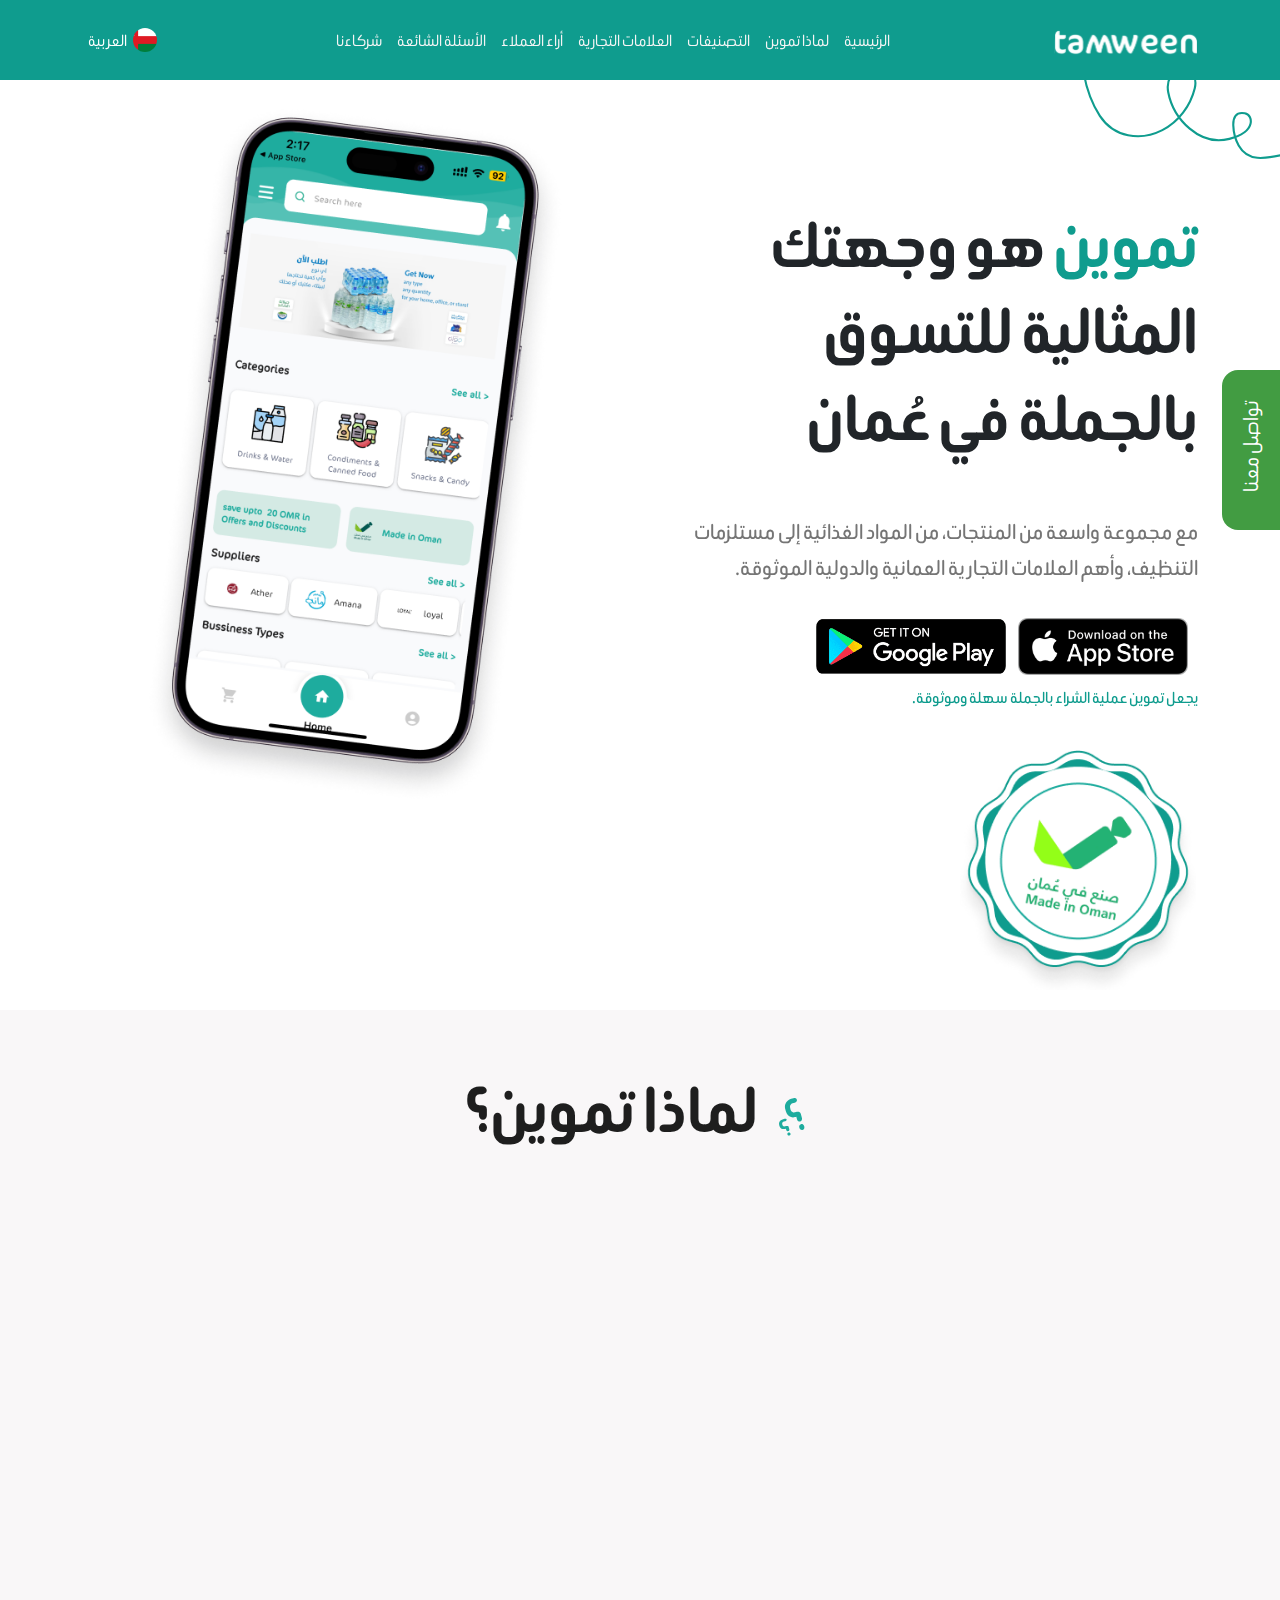
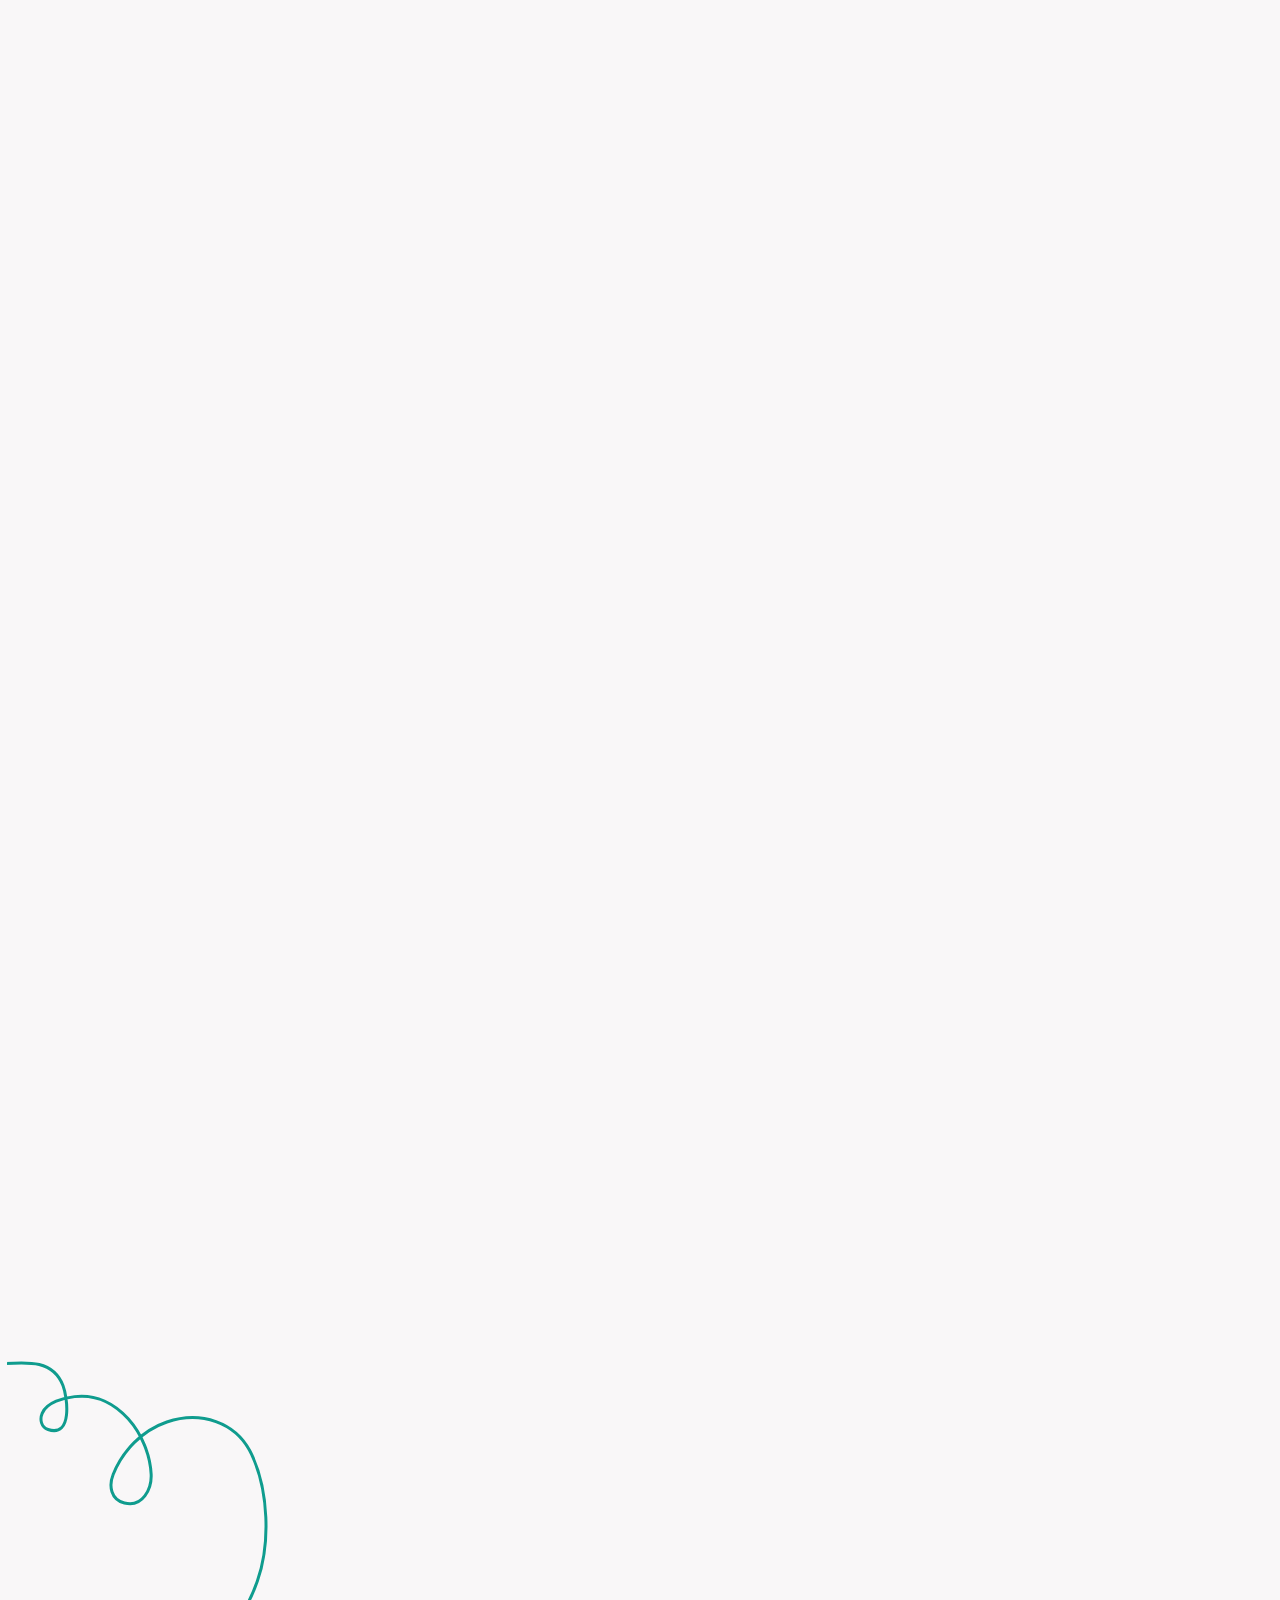
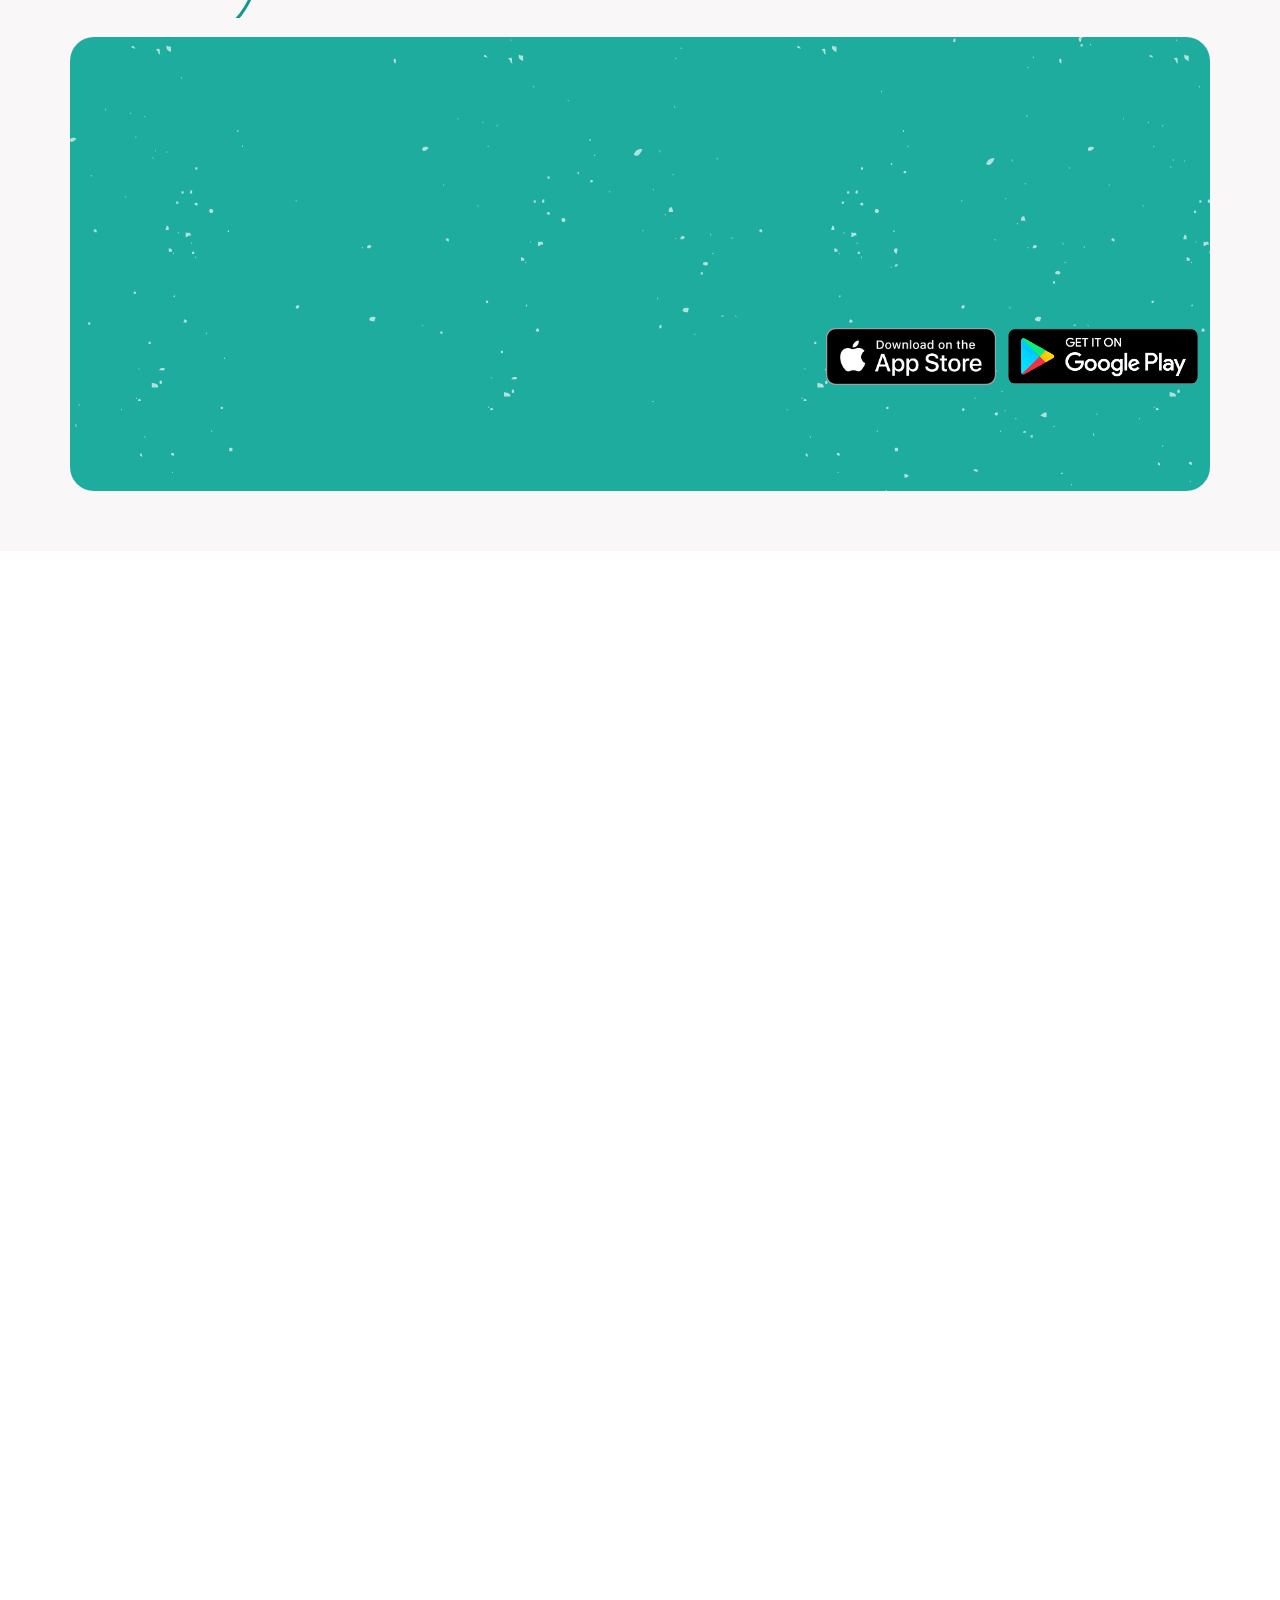
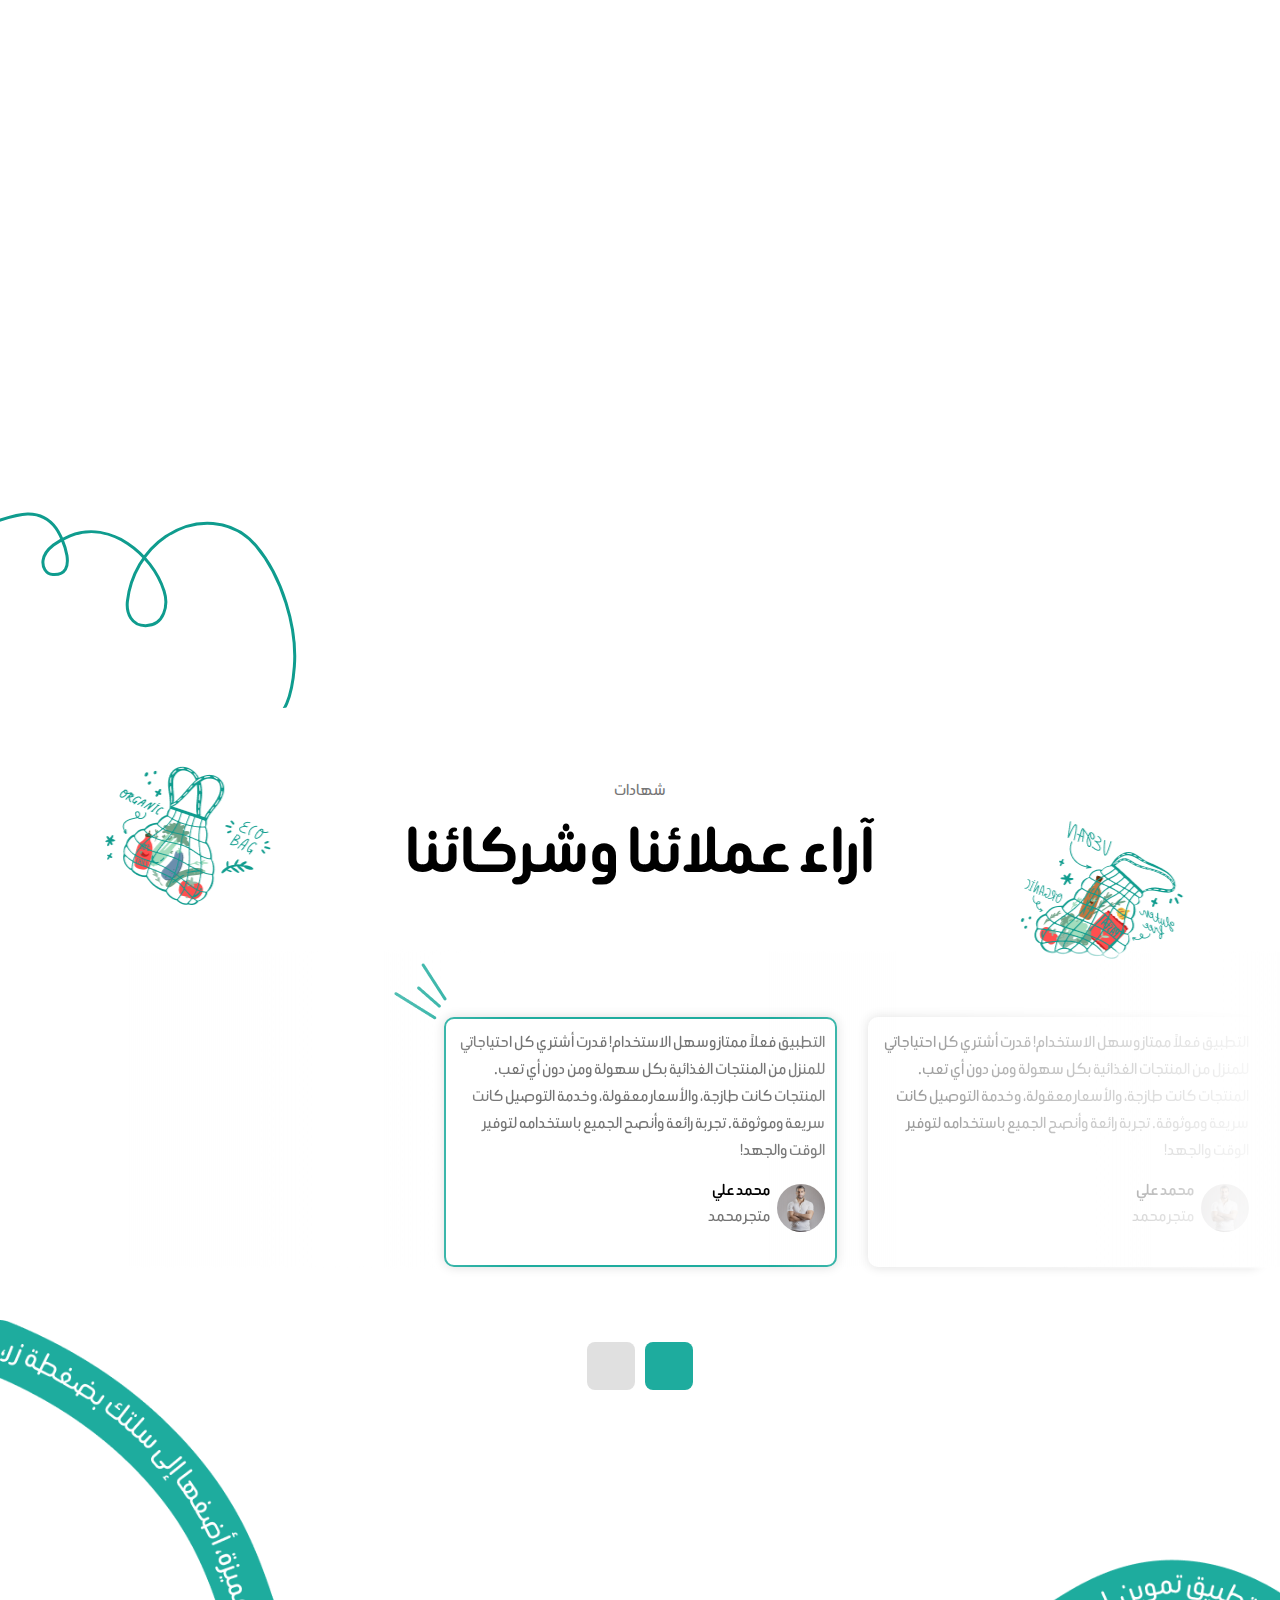
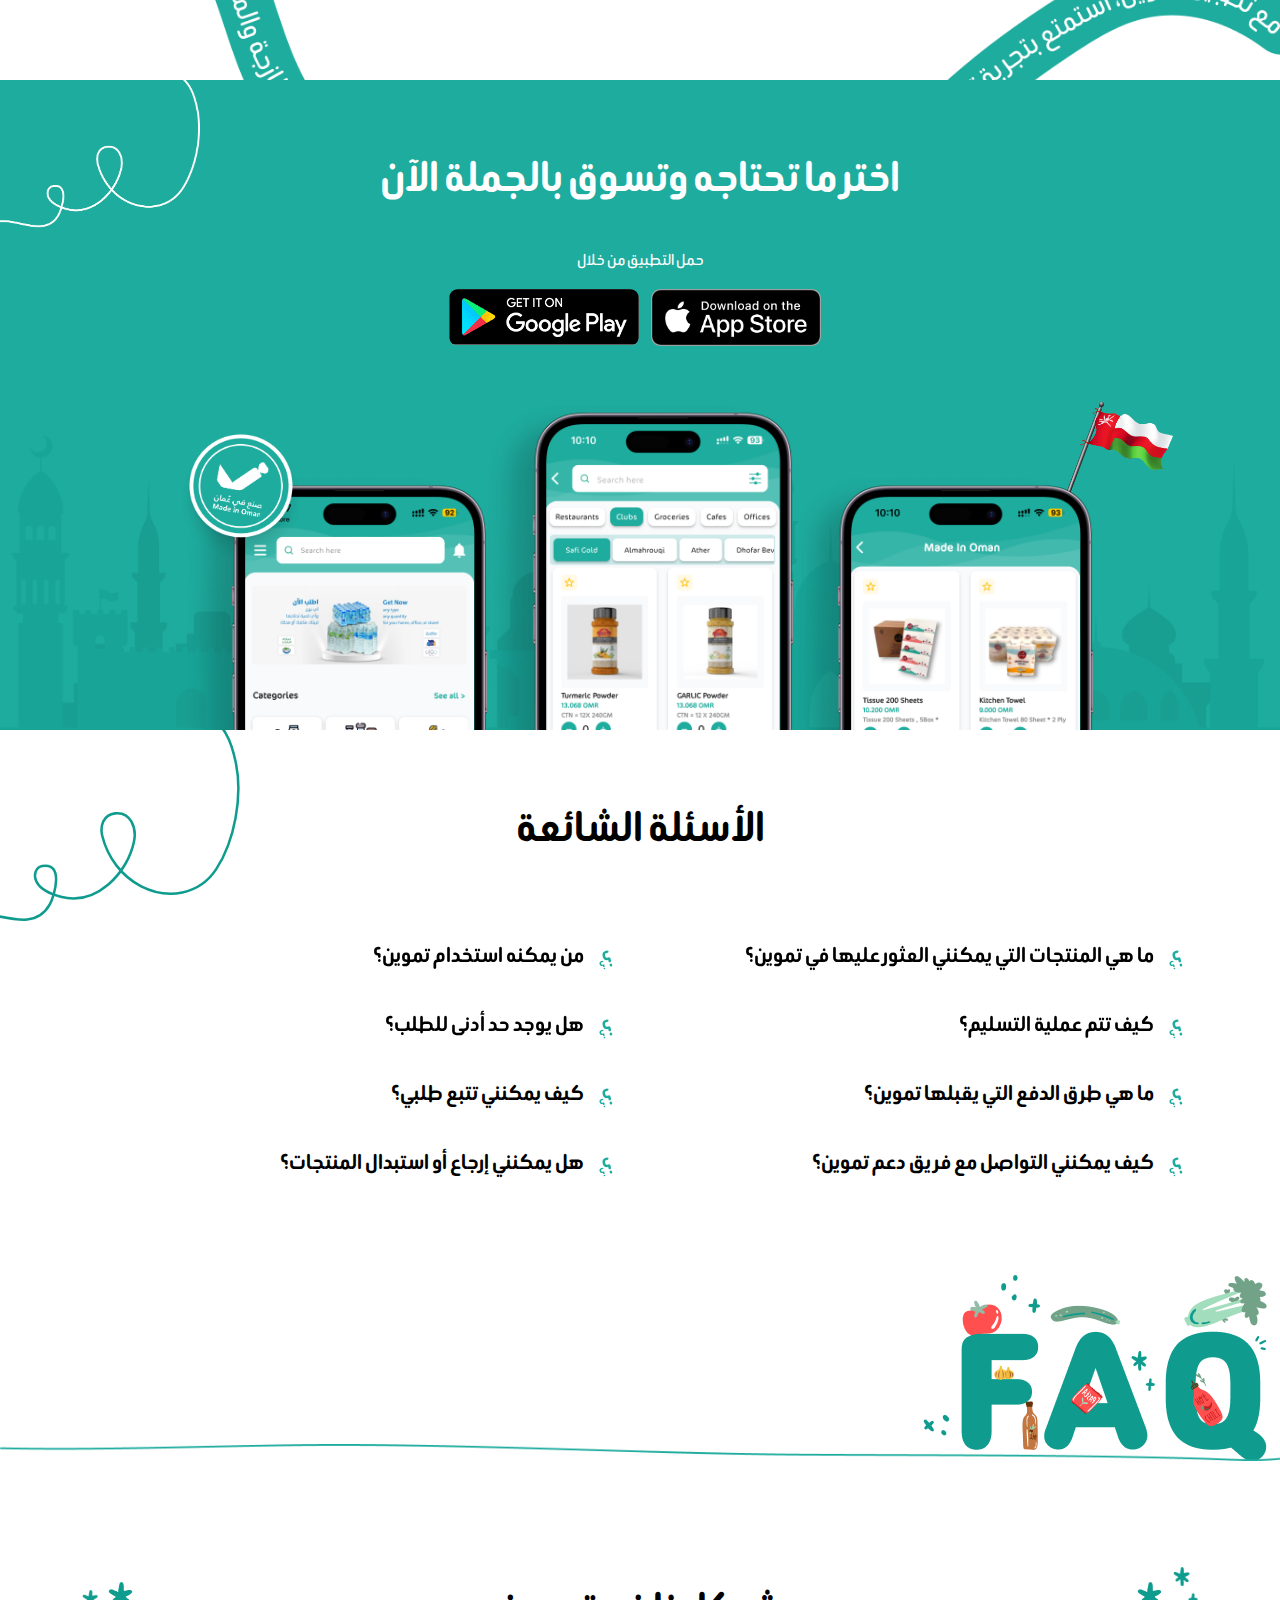
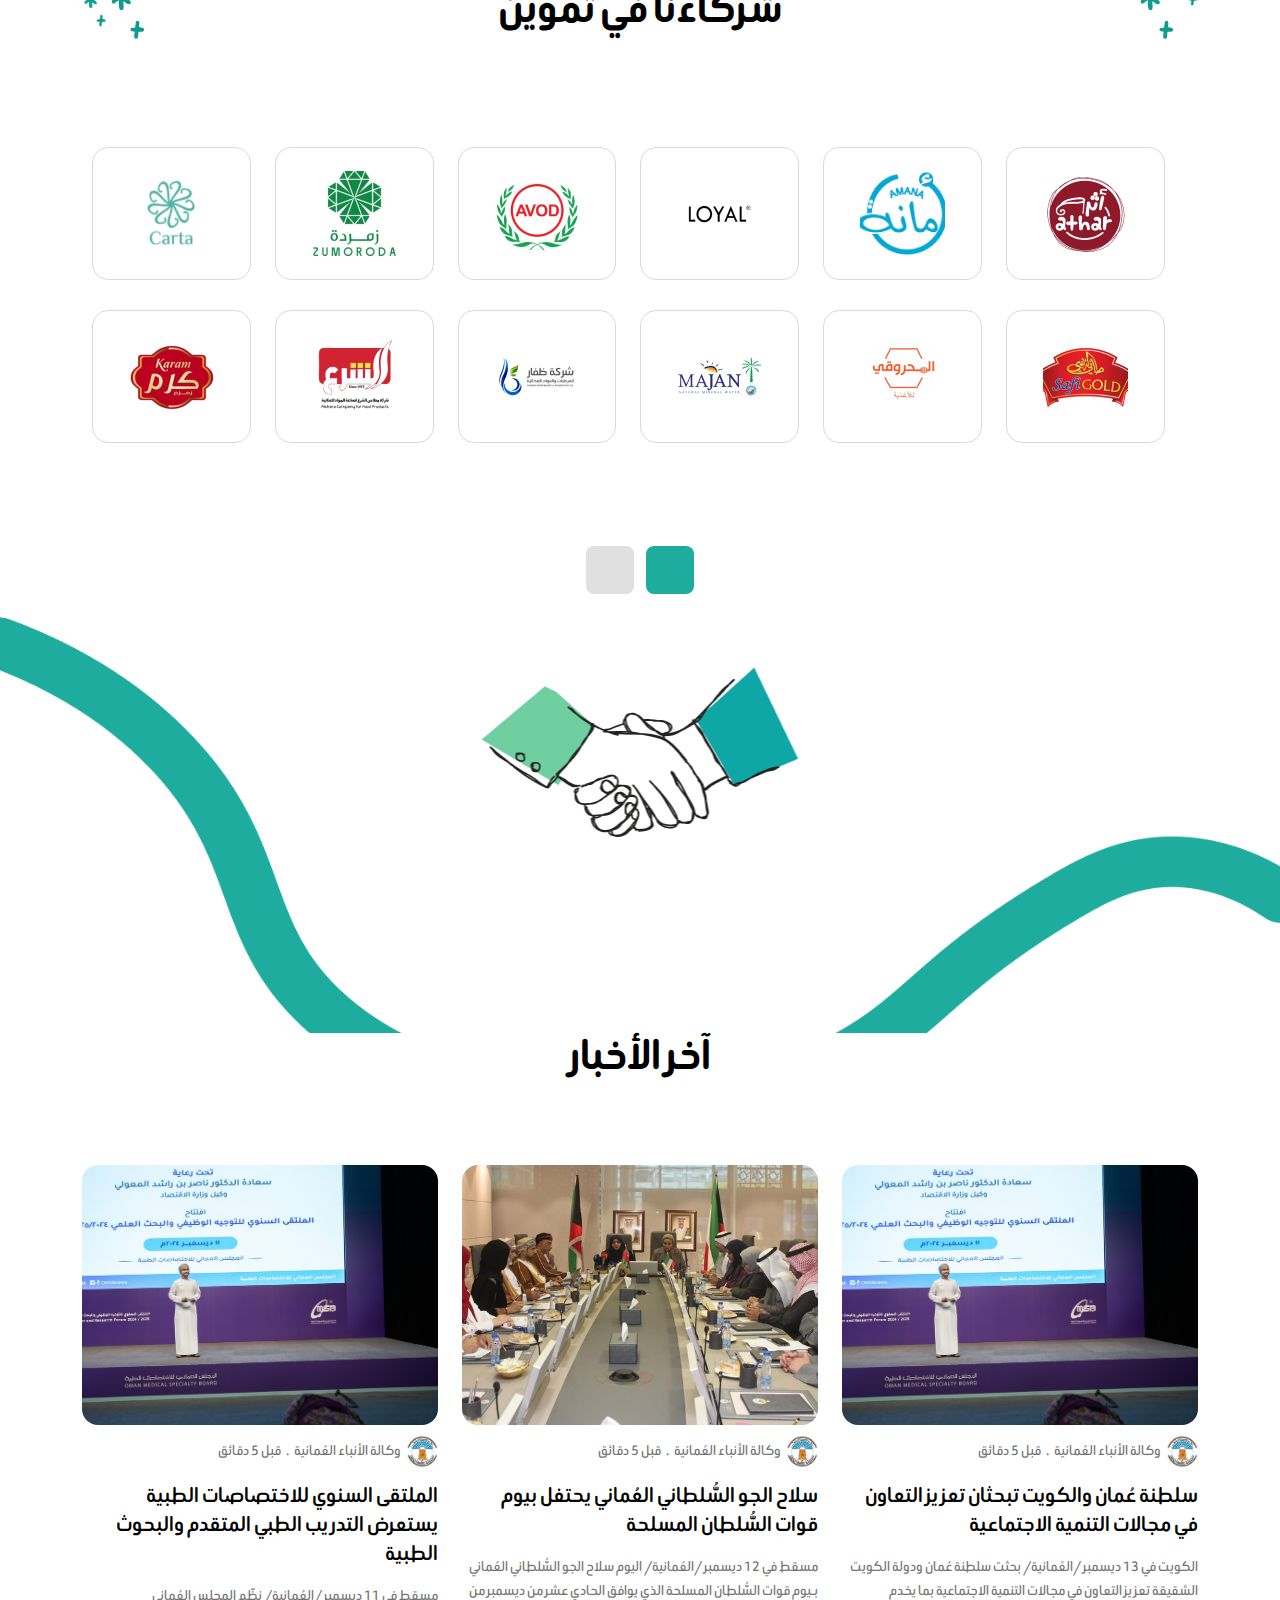
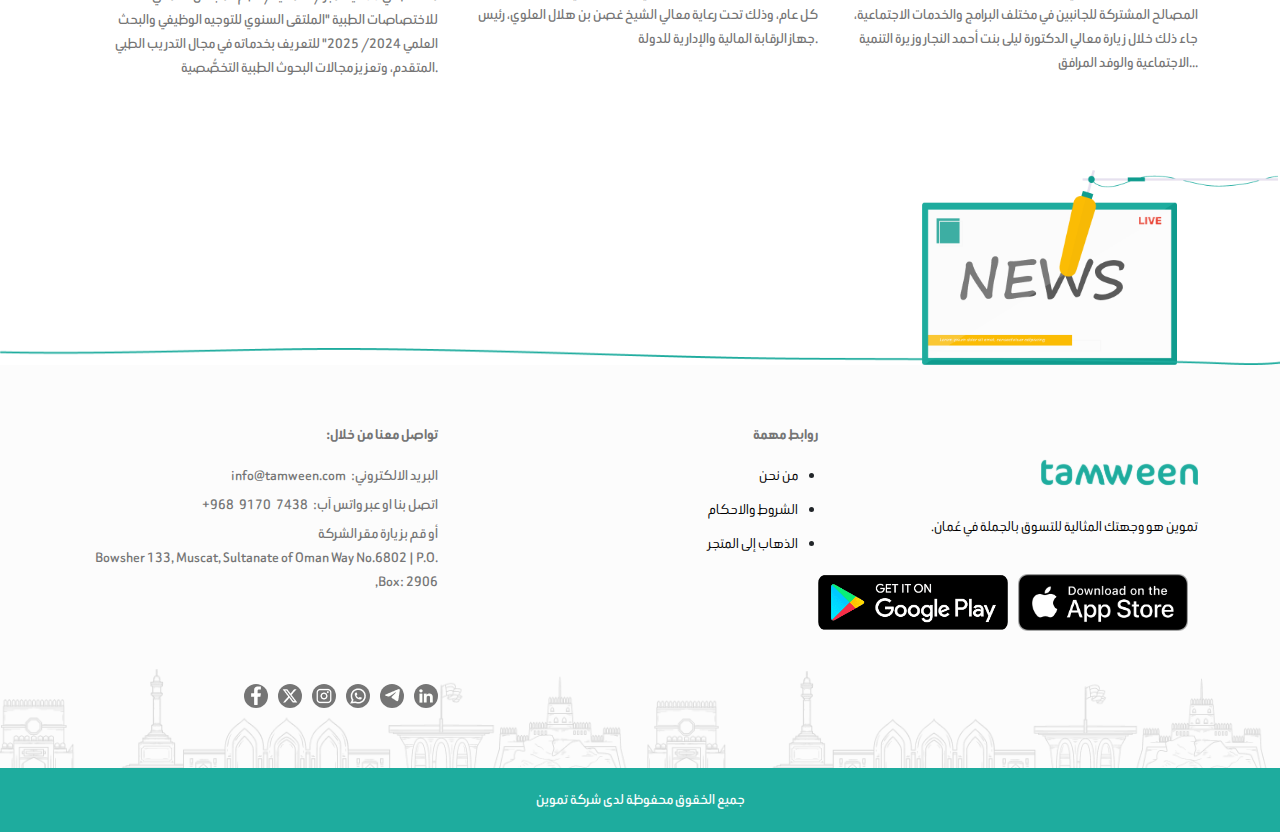
<file: index.html>
<!DOCTYPE html>
<html lang="en">

<head>
    <meta charset="UTF-8">
    <meta http-equiv="X-UA-Compatible" content="IE=edge">
    <meta name="viewport" content="width=device-width, initial-scale=1.0">
    <meta name="description"
        content="This is an example of a meta description. This will often show up in search results.">

    <title> Tamween </title>

    <!-- Styles -->

    <link rel="styleSheet" href="./css/normalize.css">
    <link rel="stylesheet"
        href="https://maxst.icons8.com/vue-static/landings/line-awesome/line-awesome/1.3.0/css/line-awesome.min.css">
    <link rel="icon" href="./images/logo.svg" src="./images/logo.svg">
    <link rel="styleSheet" href="./css/bootstrap.min.css">
    <link rel="styleSheet" href="./css/front.css">
    <link href="https://unpkg.com/aos@2.3.1/dist/aos.css" rel="stylesheet">
    <link rel="stylesheet" href="./css/slick.min.css" />
</head>

<body>

    <!-- Start WhatsApp Side Icon -->

    <a class="whatsapp-icon" href="#">
        تواصل معنا
        <i class="lab la-whatsapp"></i>
    </a>


    <!-- End WhatsApp Side Icon -->


    <!-- Start Navbar Section-->

    <nav>
        <div class="container">
            <div class="nav-content">


                <div data-aos="fade-zoom-in" data-aos-delay="50" class="lang-dropdown">
                    <button class="open-nav">
                        <img src="./images/icons/bars.svg" class="bars icons" />
                    </button>

                    <button id="open-langs">
                        <i class="las la-chevron-circle-down"></i>
                        العربية
                        <img src="./images/flags/arabic.png" />
                        <div class="langs-dropdown">
                            <div class="content">
                                <a href="english.html"> English </a>
                                <a href="index.html"> العربية </a>
                            </div>
                        </div>
                    </button>
                </div>

                <div class="nav-elements">
                    <ul>
                        <li data-aos="fade-zoom-in" data-aos-delay="100">
                            <button class="close-nav">
                                <i class="las la-times"></i>
                            </button>
                        </li>
                        <li data-aos="fade-zoom-in" data-aos-delay="150">
                            <a href="#partners">
                                شركاءنا
                            </a>
                        </li>


                        <li data-aos="fade-zoom-in" data-aos-delay="200">
                            <a href="#faqs">
                                الأسئلة الشائعة
                            </a>
                        </li>

                        <li data-aos="fade-zoom-in" data-aos-delay="250">
                            <a href="#rates">
                                أراء العملاء
                            </a>
                        </li>


                        <li data-aos="fade-zoom-in" data-aos-delay="300">
                            <a href="#tags">
                                العلامات التجارية
                            </a>
                        </li>

                        <li data-aos="fade-zoom-in" data-aos-delay="350">
                            <a href="#categories">
                                التصنيفات
                            </a>
                        </li>

                        <li data-aos="fade-zoom-in" data-aos-delay="400">
                            <a href="#why-tamween">
                                لماذا تموين
                            </a>
                        </li>

                        <li data-aos="fade-zoom-in" data-aos-delay="450">
                            <a href="#home">
                                الرئيسية
                            </a>
                        </li>
                    </ul>
                </div>

                <div data-aos="fade-zoom-in" data-aos-delay="500" class="logo">
                    <img src="./images/logo.svg" />
                </div>
            </div>
        </div>
    </nav>




    <!-- End Navbar Section-->


    <!-- Start Hero Section -->

    <section id="home" class="hero">
        <img class="line" src="./images/hero/line.svg" />
        <div class="container">
            <div class="row">
                <div class="col-lg-6 col-md-12 col-sm-12 col-12">
                    <div data-aos="fade-zoom-in" data-aos-delay="550" class="image">
                        <img src="./images/hero/IphoneImg.png" />
                    </div>
                </div>


                <div class="col-lg-6 col-md-12 col-sm-12 col-12">
                    <div class="text">
                        <h1 data-aos="fade-zoom-in" data-aos-delay="600"> <span>تموين </span> هو وجهتك المثالية للتسوق
                            بالجملة في عُمان </h1>

                        <p data-aos="fade-zoom-in" data-aos-delay="650"> مع مجموعة واسعة من المنتجات، من المواد الغذائية
                            إلى مستلزمات التنظيف، وأهم العلامات التجارية
                            العمانية والدولية الموثوقة.</p>

                        <div class="links google-apple">
                            <a href="#">
                                <img src="./images/google-app/googleplay.png" />
                            </a>

                            <a href="#">
                                <img src="./images/google-app/appstore.png" />
                            </a>

                        </div>

                        <h5 data-aos="fade-zoom-in" data-aos-delay="800"> يجعل تموين عملية الشراء بالجملة سهلة وموثوقة.
                        </h5>

                        <img data-aos="fade-zoom-in" data-aos-delay="850" src="./images/hero/madein.png" />
                    </div>
                </div>

            </div>
        </div>


        <img class="brokenline" src="./images/hero/brokenline.png" />

    </section>


    <!-- End Hero Section -->


    <!-- Start Whyus Section -->

    <section id="why-tamween" class="why-us">

        <img class="line" src="./images/hero/line.svg" />
        <div class="container">

            <div class="header">
                <h1> لماذا تموين؟  <span> <img src="./images/whyus/question.svg" /> </span></h1>
            </div>


            <div class="row">
                <div class="col-lg-6 col-md-12 col-sm-12 col-12">
                    <div data-aos="fade-zoom-in" data-aos-delay="300" class="image">
                        <img src="./images/whyus/phone.png" />
                    </div>
                </div>

                <div class="col-lg-6 col-md-12 col-sm-12 col-12">
                    <div data-aos="fade-zoom-in" data-aos-delay="300" class="text">
                        <h1> فاتورة واحدة </h1>
                        <p>
                            يمكنك الحصول على كل ما يحتاجه متجرك من منصة واحدة، مما يقلل الوقت والجهد في متابعة عشرات
                            الموردين.
                        </p>
                    </div>
                </div>
            </div>


            <div class="row rev-row">

                <div class="col-lg-6 col-md-12 col-sm-12 col-12">
                    <div data-aos="fade-zoom-in" data-aos-delay="300" class="text">
                        <h1> توصيل موثوق وفي الوقت المحدد </h1>
                        <p>
                            يمكنك الحصول على كل ما يحتاجه متجرك من منصة واحدة، مما يقلل الوقت والجهد في متابعة عشرات
                            الموردين.

                        </p>
                    </div>
                </div>

                <div class="col-lg-6 col-md-12 col-sm-12 col-12">
                    <div data-aos="fade-zoom-in" data-aos-delay="300" class="image">
                        <img src="./images/whyus/delivery.png" />
                        <img class="circle" src="./images/whyus/circle.png" />

                    </div>
                </div>

            </div>


            <div class="row">

                <div class="col-lg-6 col-md-12 col-sm-12 col-12">
                    <div data-aos="fade-zoom-in" data-aos-delay="300" class="image">
                        <img src="./images/whyus/shopchart.png" />
                        <img class="circle" src="./images/whyus/circle.png" />
                    </div>
                </div>


                <div class="col-lg-6 col-md-12 col-sm-12 col-12">
                    <div data-aos="fade-zoom-in" data-aos-delay="300" class="text">
                        <h1> تنوع منتجات أكثر </h1>
                        <p>
                            من المنتجات الأساسية اليومية إلى السلع الجديدة والمتنوعة، لدينا كل ما تحتاجه.
                        </p>
                    </div>
                </div>
            </div>


            <div class="row rev-row">

                <div class="col-lg-6 col-md-12 col-sm-12 col-12">
                    <div data-aos="fade-zoom-in" data-aos-delay="300" class="text">
                        <h1> سعر أفضل </h1>
                        <p>
                            احصل على مجموعة من العلامات التجارية العمانية والعربية الشهيرة، مع منتجات عالية الجودة
                            ويثق
                            بها عملاؤك.
                        </p>
                    </div>
                </div>


                <div class="col-lg-6 col-md-12 col-sm-12 col-12">
                    <div data-aos="fade-zoom-in" data-aos-delay="300" class="image">
                        <img src="./images/whyus/phone.png" />
                    </div>
                </div>
            </div>


            <div class="row">

                <div class="ad-whyus col-lg-12 col-md-12 col-sm-12 col-12">
                    <img src="./images//whyus/dots.svg" />
                    <div class="row">
                        <div class="col-lg-6 col-md-12 col-sm-12 col-12">
                            <div class="phones">
                                <img data-aos="fade-zoom-in" data-aos-delay="300" src="./images/whyus/phone1.png" />
                                <img data-aos="fade-zoom-in" data-aos-delay="600" src="./images/whyus/phone2.png" />
                            </div>
                        </div>

                        <div class="col-lg-6 col-md-12 col-sm-12 col-12">
                            <div class="text">
                                <h1 data-aos="fade-zoom-in" data-aos-delay="300"> وفر جهدك وفلوسك و حمل التطبيق. </h1>

                                <div class="links google-apple">
                                    <a href="#">
                                        <img src="./images/google-app/googleplay.png" />
                                    </a>

                                    <a href="#">
                                        <img src="./images/google-app/appstore.png" />
                                    </a>

                                </div>


                            </div>
                        </div>

                    </div>
                </div>
            </div>




        </div>
    </section>

    <!-- End Whyus Section -->



    <!-- Start Categories Section -->


    <section data-aos="fade-zoom-in" data-aos-delay="300" id="categories" class="categories">
        <img class="line" src="./images/hero/line.svg" />

        <div class="container">
            <div class="header">
                <h1 data-aos="fade-zoom-in" data-aos-delay="300"> التصنيفات </h1>
                <p data-aos="fade-zoom-in" data-aos-delay="400"> نوفر لكم العديد من المنتجات المتنوعة والمنظمة </p>
            </div>


            <div class="row">
                <div class="col-lg-2 col-md-4 col-sm-4 col-6">
                    <a href="#">
                        <div class="category cat-col-1">
                            <h2> الخضروات والفواكه </h2>
                            <img src="./images/categories/1.png" />
                        </div>
                    </a>
                </div>

                <div class="col-lg-2 col-md-4 col-sm-4 col-6">
                    <a href="#">
                        <div class="category cat-col-2">
                            <h2> الفطور والمخبزوزات </h2>
                            <img src="./images/categories/2.png" />
                        </div>
                    </a>
                </div>

                <div class="col-lg-2 col-md-4 col-sm-4 col-6">
                    <a href="#">
                        <div class="category cat-col-3">
                            <h2> التنظيف والغسيل </h2>
                            <img src="./images/categories/3.png" />
                        </div>
                    </a>
                </div>

                <div class="col-lg-2 col-md-4 col-sm-4 col-6">
                    <a href="#">
                        <div class="category cat-col-4">
                            <h2> الوجبات الخفيفة والحلوى </h2>
                            <img src="./images/categories/4.png" />
                        </div>
                    </a>
                </div>


                <div class="col-lg-2 col-md-4 col-sm-4 col-6">
                    <a href="#">
                        <div class="category cat-col-5">
                            <h2> البهارات والأطعمة المعلبة </h2>
                            <img src="./images/categories/5.png" />
                        </div>
                    </a>
                </div>


                <div class="col-lg-2 col-md-4 col-sm-4 col-6">
                    <a href="#">
                        <div class="category cat-col-6">
                            <h2> الماء والمشروبات </h2>
                            <img src="./images/categories/6.png" />
                        </div>
                    </a>
                </div>



                <div class="hide-sm col-lg-2 col-md-4 col-sm-4 col-6">
                    <a href="#">
                        <div class="category cat-col-7">
                            <h2> تصنيفات أخرى </h2>
                            <img src="./images/categories/7.png" />
                        </div>
                    </a>
                </div>


                <div class="col-lg-2 col-md-4 col-sm-4 col-6">
                    <a href="#">
                        <div class="category cat-col-8">
                            <h2> الأطعمة المجمدة واللحوم </h2>
                            <img src="./images/categories/8.png" />
                        </div>
                    </a>
                </div>


                <div class="col-lg-2 col-md-4 col-sm-4 col-6">
                    <a href="#">
                        <div class="category cat-col-9">
                            <h2>الألبان والبيض </h2>
                            <img src="./images/categories/9.png" />
                        </div>
                    </a>
                </div>


                <div class="col-lg-2 col-md-4 col-sm-4 col-6">
                    <a href="#">
                        <div class="category cat-col-10">
                            <h2> العناية والجمال </h2>
                            <img src="./images/categories/10.png" />
                        </div>
                    </a>
                </div>


                <div class="col-lg-2 col-md-4 col-sm-4 col-6">
                    <a href="#">
                        <div class="category cat-col-11">
                            <h2> الحبوب والأرز </h2>
                            <img src="./images/categories/11.png" />
                        </div>
                    </a>
                </div>

                <div class="hide-lg col-lg-2 col-md-4 col-sm-4 col-6">
                    <a href="#">
                        <div class="category cat-col-7">
                            <h2> تصنيفات أخرى </h2>
                            <img src="./images/categories/7.png" />
                        </div>
                    </a>
                </div>


                <div class="col-lg-2 col-md-4 col-sm-4 col-6">
                    <a href="#">
                        <div class="category cat-col-12">
                            <h2>الأدوات المنزلية </h2>
                            <img src="./images/categories/12.png" />
                        </div>
                    </a>
                </div>

                


            </div>
        </div>
    </section>


    <!-- End Categories Section -->

    <!-- Start Partners Section -->

    <section id="tags" class="partners">
        <img class="line" src="./images/hero/line.svg" />

        <div class="container">
            <div class="row">
                <div class="header">
                    <div data-aos="fade-zoom-in" data-aos-delay="300" class="buttons">
                        <button class="prev-btn">
                            <i class="las la-angle-left"></i>
                        </button>

                        <button class="next-btn">
                            <i class="las la-angle-right"></i>
                        </button>
                    </div>

                    <h1 data-aos="fade-zoom-in" data-aos-delay="300"> العلامات التجارية المتاحة </h1>
                </div>

                <div data-aos="fade-zoom-in" data-aos-delay="300" class="partners-slider">
                    <div class="slide">
                        <div class="row">

                            <div class="col-lg-2 col-md-4 col-sm-6 col-6">
                                <div class="partner">
                                    <img src="./images/partners/1.png" />
                                    <h4>كارتا </h4>
                                </div>
                            </div>

                            <div class="col-lg-2 col-md-4 col-sm-6 col-6">
                                <div class="partner">
                                    <img src="./images/partners/2.png" />
                                    <h4>زمردة </h4>
                                </div>
                            </div>

                            <div class="col-lg-2 col-md-4 col-sm-6 col-6">
                                <div class="partner">
                                    <img src="./images/partners/3.png" />
                                    <h4>أريج </h4>
                                </div>
                            </div>

                            <div class="col-lg-2 col-md-4 col-sm-6 col-6">
                                <div class="partner">
                                    <img src="./images/partners/4.png" />
                                    <h4>لويال </h4>
                                </div>
                            </div>


                            <div class="col-lg-2 col-md-4 col-sm-6 col-6">
                                <div class="partner">
                                    <img src="./images/partners/5.png" />
                                    <h4>أمانة </h4>
                                </div>
                            </div>


                            <div class="col-lg-2 col-md-4 col-sm-6 col-6">
                                <div class="partner">
                                    <img src="./images/partners/6.png" />
                                    <h4>أثر </h4>
                                </div>
                            </div>

                            <div class="col-lg-2 col-md-4 col-sm-6 col-6">
                                <div class="partner">
                                    <img src="./images/partners/7.png" />
                                    <h4>كرم زمزم </h4>
                                </div>
                            </div>


                            <div class="col-lg-2 col-md-4 col-sm-6 col-6">
                                <div class="partner">
                                    <img src="./images/partners/8.png" />
                                    <h4>الشرع </h4>
                                </div>
                            </div>


                            <div class="col-lg-2 col-md-4 col-sm-6 col-6">
                                <div class="partner">
                                    <img src="./images/partners/9.png" />
                                    <h4>شركة ظافر </h4>
                                </div>
                            </div>

                            <div class="col-lg-2 col-md-4 col-sm-6 col-6">
                                <div class="partner">
                                    <img src="./images/partners/10.png" />
                                    <h4>مجان </h4>
                                </div>
                            </div>


                            <div class="col-lg-2 col-md-4 col-sm-6 col-6">
                                <div class="partner">
                                    <img src="./images/partners/11.png" />
                                    <h4>المحروقي </h4>
                                </div>
                            </div>


                            <div class="col-lg-2 col-md-4 col-sm-6 col-6">
                                <div class="partner">
                                    <img src="./images/partners/12.png" />
                                    <h4>صافي الذهبي </h4>
                                </div>
                            </div>
                        </div>
                    </div>
                    <div class="slide">
                        <div class="row">

                            <div class="col-lg-2 col-md-4 col-sm-6 col-6">
                                <div class="partner">
                                    <img src="./images/partners/1.png" />
                                    <h4>كارتا </h4>
                                </div>
                            </div>

                            <div class="col-lg-2 col-md-4 col-sm-6 col-6">
                                <div class="partner">
                                    <img src="./images/partners/2.png" />
                                    <h4>زمردة </h4>
                                </div>
                            </div>

                            <div class="col-lg-2 col-md-4 col-sm-6 col-6">
                                <div class="partner">
                                    <img src="./images/partners/3.png" />
                                    <h4>أريج </h4>
                                </div>
                            </div>

                            <div class="col-lg-2 col-md-4 col-sm-6 col-6">
                                <div class="partner">
                                    <img src="./images/partners/4.png" />
                                    <h4>لويال </h4>
                                </div>
                            </div>


                            <div class="col-lg-2 col-md-4 col-sm-6 col-6">
                                <div class="partner">
                                    <img src="./images/partners/5.png" />
                                    <h4>أمانة </h4>
                                </div>
                            </div>


                            <div class="col-lg-2 col-md-4 col-sm-6 col-6">
                                <div class="partner">
                                    <img src="./images/partners/6.png" />
                                    <h4>أثر </h4>
                                </div>
                            </div>

                            <div class="col-lg-2 col-md-4 col-sm-6 col-6">
                                <div class="partner">
                                    <img src="./images/partners/7.png" />
                                    <h4>كرم زمزم </h4>
                                </div>
                            </div>


                            <div class="col-lg-2 col-md-4 col-sm-6 col-6">
                                <div class="partner">
                                    <img src="./images/partners/8.png" />
                                    <h4>الشرع </h4>
                                </div>
                            </div>


                            <div class="col-lg-2 col-md-4 col-sm-6 col-6">
                                <div class="partner">
                                    <img src="./images/partners/9.png" />
                                    <h4>شركة ظافر </h4>
                                </div>
                            </div>

                            <div class="col-lg-2 col-md-4 col-sm-6 col-6">
                                <div class="partner">
                                    <img src="./images/partners/10.png" />
                                    <h4>مجان </h4>
                                </div>
                            </div>


                            <div class="col-lg-2 col-md-4 col-sm-6 col-6">
                                <div class="partner">
                                    <img src="./images/partners/11.png" />
                                    <h4>المحروقي </h4>
                                </div>
                            </div>


                            <div class="col-lg-2 col-md-4 col-sm-6 col-6">
                                <div class="partner">
                                    <img src="./images/partners/12.png" />
                                    <h4>صافي الذهبي </h4>
                                </div>
                            </div>
                        </div>
                    </div>
                    <div class="slide">
                        <div class="row">

                            <div class="col-lg-2 col-md-4 col-sm-6 col-6">
                                <div class="partner">
                                    <img src="./images/partners/1.png" />
                                    <h4>كارتا </h4>
                                </div>
                            </div>

                            <div class="col-lg-2 col-md-4 col-sm-6 col-6">
                                <div class="partner">
                                    <img src="./images/partners/2.png" />
                                    <h4>زمردة </h4>
                                </div>
                            </div>

                            <div class="col-lg-2 col-md-4 col-sm-6 col-6">
                                <div class="partner">
                                    <img src="./images/partners/3.png" />
                                    <h4>أريج </h4>
                                </div>
                            </div>

                            <div class="col-lg-2 col-md-4 col-sm-6 col-6">
                                <div class="partner">
                                    <img src="./images/partners/4.png" />
                                    <h4>لويال </h4>
                                </div>
                            </div>


                            <div class="col-lg-2 col-md-4 col-sm-6 col-6">
                                <div class="partner">
                                    <img src="./images/partners/5.png" />
                                    <h4>أمانة </h4>
                                </div>
                            </div>


                            <div class="col-lg-2 col-md-4 col-sm-6 col-6">
                                <div class="partner">
                                    <img src="./images/partners/6.png" />
                                    <h4>أثر </h4>
                                </div>
                            </div>

                            <div class="col-lg-2 col-md-4 col-sm-6 col-6">
                                <div class="partner">
                                    <img src="./images/partners/7.png" />
                                    <h4>كرم زمزم </h4>
                                </div>
                            </div>


                            <div class="col-lg-2 col-md-4 col-sm-6 col-6">
                                <div class="partner">
                                    <img src="./images/partners/8.png" />
                                    <h4>الشرع </h4>
                                </div>
                            </div>


                            <div class="col-lg-2 col-md-4 col-sm-6 col-6">
                                <div class="partner">
                                    <img src="./images/partners/9.png" />
                                    <h4>شركة ظافر </h4>
                                </div>
                            </div>

                            <div class="col-lg-2 col-md-4 col-sm-6 col-6">
                                <div class="partner">
                                    <img src="./images/partners/10.png" />
                                    <h4>مجان </h4>
                                </div>
                            </div>


                            <div class="col-lg-2 col-md-4 col-sm-6 col-6">
                                <div class="partner">
                                    <img src="./images/partners/11.png" />
                                    <h4>المحروقي </h4>
                                </div>
                            </div>


                            <div class="col-lg-2 col-md-4 col-sm-6 col-6">
                                <div class="partner">
                                    <img src="./images/partners/12.png" />
                                    <h4>صافي الذهبي </h4>
                                </div>
                            </div>
                        </div>
                    </div>
                </div>
            </div>
        </div>
    </section>

    <!-- End Partners Section -->

    <!-- Start Rates Section-->

    <section id="rates" class="rates">
        <div class="overlay-left"></div>
        <img src="./images/rates/shreet.png" />
            <div class="header">
                <img src="./images/rates/veg1.png" />

                <h5> شهادات </h5>
                <h1> آراء عملائنا وشركائنا </h1>

                <img src="./images/rates/veg2.png" />

            </div>

            <div class="slider">

                <div class="rates-slider">
                    <div class="slide">
                        <div class="rate">
                            <img src="./images/rates/lines.png" />
                            <p> التطبيق فعلاً ممتاز وسهل الاستخدام! قدرت أشتري كل احتياجاتي للمنزل من المنتجات الغذائية
                                بكل سهولة ومن دون أي تعب. المنتجات كانت طازجة، والأسعار معقولة، وخدمة التوصيل كانت سريعة
                                وموثوقة. تجربة رائعة وأنصح الجميع باستخدامه لتوفير الوقت والجهد! </p>
                            <div class="info">
                                <div>
                                    <h3> محمد علي </h3>
                                    <h4> متجر محمد </h4>
                                </div>
                                <img src="./images/rates/user.png" />
                            </div>
                        </div>
                    </div>

                    <div class="slide">
                        <div class="rate">
                            <img src="./images/rates/lines.png" />
                            <p> التطبيق فعلاً ممتاز وسهل الاستخدام! قدرت أشتري كل احتياجاتي للمنزل من المنتجات الغذائية
                                بكل سهولة ومن دون أي تعب. المنتجات كانت طازجة، والأسعار معقولة، وخدمة التوصيل كانت سريعة
                                وموثوقة. تجربة رائعة وأنصح الجميع باستخدامه لتوفير الوقت والجهد! </p>
                            <div class="info">
                                <div>
                                    <h3> محمد علي </h3>
                                    <h4> متجر محمد </h4>
                                </div>
                                <img src="./images/rates/user.png" />
                            </div>
                        </div>
                    </div>


                    <div class="slide">
                        <div class="rate">
                            <img src="./images/rates/lines.png" />
                            <p> التطبيق فعلاً ممتاز وسهل الاستخدام! قدرت أشتري كل احتياجاتي للمنزل من المنتجات الغذائية
                                بكل سهولة ومن دون أي تعب. المنتجات كانت طازجة، والأسعار معقولة، وخدمة التوصيل كانت سريعة
                                وموثوقة. تجربة رائعة وأنصح الجميع باستخدامه لتوفير الوقت والجهد! </p>
                            <div class="info">
                                <div>
                                    <h3> محمد علي </h3>
                                    <h4> متجر محمد </h4>
                                </div>
                                <img src="./images/rates/user.png" />
                            </div>
                        </div>
                    </div>


                    <div class="slide">
                        <div class="rate">
                            <img src="./images/rates/lines.png" />
                            <p> التطبيق فعلاً ممتاز وسهل الاستخدام! قدرت أشتري كل احتياجاتي للمنزل من المنتجات الغذائية
                                بكل سهولة ومن دون أي تعب. المنتجات كانت طازجة، والأسعار معقولة، وخدمة التوصيل كانت سريعة
                                وموثوقة. تجربة رائعة وأنصح الجميع باستخدامه لتوفير الوقت والجهد! </p>
                            <div class="info">
                                <div>
                                    <h3> محمد علي </h3>
                                    <h4> متجر محمد </h4>
                                </div>
                                <img src="./images/rates/user.png" />
                            </div>
                        </div>
                    </div>


                    <div class="slide">
                        <div class="rate">
                            <img src="./images/rates/lines.png" />
                            <p> التطبيق فعلاً ممتاز وسهل الاستخدام! قدرت أشتري كل احتياجاتي للمنزل من المنتجات الغذائية
                                بكل سهولة ومن دون أي تعب. المنتجات كانت طازجة، والأسعار معقولة، وخدمة التوصيل كانت سريعة
                                وموثوقة. تجربة رائعة وأنصح الجميع باستخدامه لتوفير الوقت والجهد! </p>
                            <div class="info">
                                <div>
                                    <h3> محمد علي </h3>
                                    <h4> متجر محمد </h4>
                                </div>
                                <img src="./images/rates/user.png" />
                            </div>
                        </div>
                    </div>


                    <div class="slide">
                        <div class="rate">
                            <img src="./images/rates/lines.png" />
                            <p> التطبيق فعلاً ممتاز وسهل الاستخدام! قدرت أشتري كل احتياجاتي للمنزل من المنتجات الغذائية
                                بكل سهولة ومن دون أي تعب. المنتجات كانت طازجة، والأسعار معقولة، وخدمة التوصيل كانت سريعة
                                وموثوقة. تجربة رائعة وأنصح الجميع باستخدامه لتوفير الوقت والجهد! </p>
                            <div class="info">
                                <div>
                                    <h3> محمد علي </h3>
                                    <h4> متجر محمد </h4>
                                </div>
                                <img src="./images/rates/user.png" />
                            </div>
                        </div>
                    </div>

                </div>

            </div>


            <div class="buttons">
                <button class="prev-btn">
                    <i class="las la-angle-left"></i>
                </button>

                <button class="next-btn">
                    <i class="las la-angle-right"></i>
                </button>
            </div>


        <div class="overlay-right"></div>

    </section>



    <!-- End Rates Section-->

    <!-- Start NeedChoose Section -->


    <section class="need-choose">
        <img class="line" src="./images/needchoose/line.png" />
        <img class="back" src="./images/needchoose/back.png" />
        <div class="container">
            <div class="header">
                <h1> اختر ما تحتاجه وتسوق بالجملة الآن </h1>
                <h2> حمل التطبيق من خلال </h2>

                <div class="links google-apple">
                    <a href="#">
                        <img src="./images/google-app/googleplay.png" />
                    </a>

                    <a href="#">
                        <img src="./images/google-app/appstore.png" />
                    </a>

                </div>
            </div>


            <div class="phones">
                <div class="phone1">
                    <img src="./images/needchoose/madein.png" />
                    <img src="./images/needchoose/phone2.png" />

                </div>

                <div class="phone2">
                    <img src="./images/needchoose/phone1.png" />

                </div>

                <div class="phone3">
                    <img src="./images/needchoose/flag.png" />
                    <img src="./images/needchoose/phone3.png" />
                </div>
            </div>
        </div>
    </section>




    <!-- End NeedChoose Section -->

    <!-- Start Faqs Section -->

    <section id="faqs" class="faqs">
        <img class="line" src="./images/hero/line.svg" />

        <div class="container">
            <div class="row">
                <div class="header">
                    <h1> الأسئلة الشائعة </h1>
                </div>

                <div class="col-lg-6 col-md-12 col-sm-12 col-12">
                    <div class="faq">
                        <div class="header">
                            <i class="las la-angle-down"></i>
                            <div>
                                <h2> من يمكنه استخدام تموين؟ </h2>
                                <img src="./images/icons/questions.png" />
                            </div>
                        </div>

                        <div class="description">
                            <p>
                                تم تصميم تموين ليتناسب مع مجموعة واسعة من العملاء، بدءًا من المحلات الصغيرة والبقالات
                                إلى المكاتب والفنادق وحتى الاستخدام الشخصي. نقدم منتجات جملة عالية الجودة بأسعار تنافسية
                                لتلبية احتياجات الشركات والأفراد على حد سواء.
                            </p>
                        </div>
                    </div>
                </div>


                <div class="col-lg-6 col-md-12 col-sm-12 col-12">
                    <div class="faq">
                        <div class="header">
                            <i class="las la-angle-down"></i>
                            <div>
                                <h2> ما هي المنتجات التي يمكنني العثور عليها في تموين؟ </h2>
                                <img src="./images/icons/questions.png" />
                            </div>
                        </div>

                        <div class="description">
                            <p>
                                تم تصميم تموين ليتناسب مع مجموعة واسعة من العملاء، بدءًا من المحلات الصغيرة والبقالات
                                إلى المكاتب والفنادق وحتى الاستخدام الشخصي. نقدم منتجات جملة عالية الجودة بأسعار تنافسية
                                لتلبية احتياجات الشركات والأفراد على حد سواء.
                            </p>
                        </div>
                    </div>
                </div>

                <div class="col-lg-6 col-md-12 col-sm-12 col-12">
                    <div class="faq">
                        <div class="header">
                            <i class="las la-angle-down"></i>
                            <div>
                                <h2> هل يوجد حد أدنى للطلب؟ </h2>
                                <img src="./images/icons/questions.png" />
                            </div>
                        </div>

                        <div class="description">
                            <p>
                                تم تصميم تموين ليتناسب مع مجموعة واسعة من العملاء، بدءًا من المحلات الصغيرة والبقالات
                                إلى المكاتب والفنادق وحتى الاستخدام الشخصي. نقدم منتجات جملة عالية الجودة بأسعار تنافسية
                                لتلبية احتياجات الشركات والأفراد على حد سواء.
                            </p>
                        </div>
                    </div>
                </div>

                <div class="col-lg-6 col-md-12 col-sm-12 col-12">
                    <div class="faq">
                        <div class="header">
                            <i class="las la-angle-down"></i>
                            <div>
                                <h2> كيف تتم عملية التسليم؟ </h2>
                                <img src="./images/icons/questions.png" />
                            </div>
                        </div>

                        <div class="description">
                            <p>
                                تم تصميم تموين ليتناسب مع مجموعة واسعة من العملاء، بدءًا من المحلات الصغيرة والبقالات
                                إلى المكاتب والفنادق وحتى الاستخدام الشخصي. نقدم منتجات جملة عالية الجودة بأسعار تنافسية
                                لتلبية احتياجات الشركات والأفراد على حد سواء.
                            </p>
                        </div>
                    </div>
                </div>


                <div class="col-lg-6 col-md-12 col-sm-12 col-12">
                    <div class="faq">
                        <div class="header">
                            <i class="las la-angle-down"></i>
                            <div>
                                <h2> كيف يمكنني تتبع طلبي؟ </h2>
                                <img src="./images/icons/questions.png" />
                            </div>
                        </div>

                        <div class="description">
                            <p>
                                تم تصميم تموين ليتناسب مع مجموعة واسعة من العملاء، بدءًا من المحلات الصغيرة والبقالات
                                إلى المكاتب والفنادق وحتى الاستخدام الشخصي. نقدم منتجات جملة عالية الجودة بأسعار تنافسية
                                لتلبية احتياجات الشركات والأفراد على حد سواء.
                            </p>
                        </div>
                    </div>
                </div>


                <div class="col-lg-6 col-md-12 col-sm-12 col-12">
                    <div class="faq">
                        <div class="header">
                            <i class="las la-angle-down"></i>
                            <div>
                                <h2> ما هي طرق الدفع التي يقبلها تموين؟ </h2>
                                <img src="./images/icons/questions.png" />
                            </div>
                        </div>

                        <div class="description">
                            <p>
                                تم تصميم تموين ليتناسب مع مجموعة واسعة من العملاء، بدءًا من المحلات الصغيرة والبقالات
                                إلى المكاتب والفنادق وحتى الاستخدام الشخصي. نقدم منتجات جملة عالية الجودة بأسعار تنافسية
                                لتلبية احتياجات الشركات والأفراد على حد سواء.
                            </p>
                        </div>
                    </div>
                </div>


                <div class="col-lg-6 col-md-12 col-sm-12 col-12">
                    <div class="faq">
                        <div class="header">
                            <i class="las la-angle-down"></i>
                            <div>
                                <h2> هل يمكنني إرجاع أو استبدال المنتجات؟ </h2>
                                <img src="./images/icons/questions.png" />
                            </div>
                        </div>

                        <div class="description">
                            <p>
                                تم تصميم تموين ليتناسب مع مجموعة واسعة من العملاء، بدءًا من المحلات الصغيرة والبقالات
                                إلى المكاتب والفنادق وحتى الاستخدام الشخصي. نقدم منتجات جملة عالية الجودة بأسعار تنافسية
                                لتلبية احتياجات الشركات والأفراد على حد سواء.
                            </p>
                        </div>
                    </div>
                </div>



                <div class="col-lg-6 col-md-12 col-sm-12 col-12">
                    <div class="faq">
                        <div class="header">
                            <i class="las la-angle-down"></i>
                            <div>
                                <h2> كيف يمكنني التواصل مع فريق دعم تموين؟ </h2>
                                <img src="./images/icons/questions.png" />
                            </div>
                        </div>

                        <div class="description">
                            <p>
                                تم تصميم تموين ليتناسب مع مجموعة واسعة من العملاء، بدءًا من المحلات الصغيرة والبقالات
                                إلى المكاتب والفنادق وحتى الاستخدام الشخصي. نقدم منتجات جملة عالية الجودة بأسعار تنافسية
                                لتلبية احتياجات الشركات والأفراد على حد سواء.
                            </p>
                        </div>
                    </div>
                </div>



            </div>
        </div>

        <img class="faq-image" src="./images/faqs/faq.png" />
        <img class="brokenline" src="./images/faqs/brokenline.png" />

    </section>

    <!-- End Faqs Section -->


    <!-- Start Tags Section -->

    <sectio id="partners" class="tags">
        <img class="line" src="./images/tags/line.png" />

        <div class="container">
            <div class="row">
                <div class="header">
                    <div class="stars-images-1">
                        <img src="./images/tags/1.png" />
                        <img src="./images/tags/2.png" />
                    </div>
                    <h1> شركاءنا في تموين </h1>
                    <div class="stars-images-2">
                        <img src="./images/tags/1.png" />
                        <img src="./images/tags/2.png" />
                    </div>
                </div>

                <div class="tags-slider">
                    <div class="row">

                        <div class="col-lg-2 col-md-4 col-sm-6 col-6">
                            <div class="tag">
                                <img src="./images/partners/1.png" />
                            </div>
                        </div>

                        <div class="col-lg-2 col-md-4 col-sm-6 col-6">
                            <div class="tag">
                                <img src="./images/partners/2.png" />
                            </div>
                        </div>

                        <div class="col-lg-2 col-md-4 col-sm-6 col-6">
                            <div class="tag">
                                <img src="./images/partners/3.png" />
                            </div>
                        </div>

                        <div class="col-lg-2 col-md-4 col-sm-6 col-6">
                            <div class="tag">
                                <img src="./images/partners/4.png" />
                            </div>
                        </div>


                        <div class="col-lg-2 col-md-4 col-sm-6 col-6">
                            <div class="tag">
                                <img src="./images/partners/5.png" />
                            </div>
                        </div>

                        <div class="col-lg-2 col-md-4 col-sm-6 col-6">
                            <div class="tag">
                                <img src="./images/partners/6.png" />
                            </div>
                        </div>

                        <div class="col-lg-2 col-md-4 col-sm-6 col-6">
                            <div class="tag">
                                <img src="./images/partners/7.png" />
                            </div>
                        </div>

                        <div class="col-lg-2 col-md-4 col-sm-6 col-6">
                            <div class="tag">
                                <img src="./images/partners/8.png" />
                            </div>
                        </div>

                        <div class="col-lg-2 col-md-4 col-sm-6 col-6">
                            <div class="tag">
                                <img src="./images/partners/9.png" />
                            </div>
                        </div>

                        <div class="col-lg-2 col-md-4 col-sm-6 col-6">
                            <div class="tag">
                                <img src="./images/partners/10.png" />
                            </div>
                        </div>


                        <div class="col-lg-2 col-md-4 col-sm-6 col-6">
                            <div class="tag">
                                <img src="./images/partners/11.png" />
                            </div>
                        </div>

                        <div class="col-lg-2 col-md-4 col-sm-6 col-6">
                            <div class="tag">
                                <img src="./images/partners/12.png" />
                            </div>
                        </div>



                    </div>

                    <div class="row">

                        <div class="col-lg-2 col-md-4 col-sm-6 col-6">
                            <div class="tag">
                                <img src="./images/partners/1.png" />
                            </div>
                        </div>

                        <div class="col-lg-2 col-md-4 col-sm-6 col-6">
                            <div class="tag">
                                <img src="./images/partners/2.png" />
                            </div>
                        </div>

                        <div class="col-lg-2 col-md-4 col-sm-6 col-6">
                            <div class="tag">
                                <img src="./images/partners/3.png" />
                            </div>
                        </div>

                        <div class="col-lg-2 col-md-4 col-sm-6 col-6">
                            <div class="tag">
                                <img src="./images/partners/4.png" />
                            </div>
                        </div>


                        <div class="col-lg-2 col-md-4 col-sm-6 col-6">
                            <div class="tag">
                                <img src="./images/partners/5.png" />
                            </div>
                        </div>

                        <div class="col-lg-2 col-md-4 col-sm-6 col-6">
                            <div class="tag">
                                <img src="./images/partners/6.png" />
                            </div>
                        </div>

                        <div class="col-lg-2 col-md-4 col-sm-6 col-6">
                            <div class="tag">
                                <img src="./images/partners/7.png" />
                            </div>
                        </div>

                        <div class="col-lg-2 col-md-4 col-sm-6 col-6">
                            <div class="tag">
                                <img src="./images/partners/8.png" />
                            </div>
                        </div>

                        <div class="col-lg-2 col-md-4 col-sm-6 col-6">
                            <div class="tag">
                                <img src="./images/partners/9.png" />
                            </div>
                        </div>

                        <div class="col-lg-2 col-md-4 col-sm-6 col-6">
                            <div class="tag">
                                <img src="./images/partners/10.png" />
                            </div>
                        </div>


                        <div class="col-lg-2 col-md-4 col-sm-6 col-6">
                            <div class="tag">
                                <img src="./images/partners/11.png" />
                            </div>
                        </div>

                        <div class="col-lg-2 col-md-4 col-sm-6 col-6">
                            <div class="tag">
                                <img src="./images/partners/12.png" />
                            </div>
                        </div>

                    </div>

                    <div class="row">

                        <div class="col-lg-2 col-md-4 col-sm-6 col-6">
                            <div class="tag">
                                <img src="./images/partners/1.png" />
                            </div>
                        </div>

                        <div class="col-lg-2 col-md-4 col-sm-6 col-6">
                            <div class="tag">
                                <img src="./images/partners/2.png" />
                            </div>
                        </div>

                        <div class="col-lg-2 col-md-4 col-sm-6 col-6">
                            <div class="tag">
                                <img src="./images/partners/3.png" />
                            </div>
                        </div>

                        <div class="col-lg-2 col-md-4 col-sm-6 col-6">
                            <div class="tag">
                                <img src="./images/partners/4.png" />
                            </div>
                        </div>


                        <div class="col-lg-2 col-md-4 col-sm-6 col-6">
                            <div class="tag">
                                <img src="./images/partners/5.png" />
                            </div>
                        </div>

                        <div class="col-lg-2 col-md-4 col-sm-6 col-6">
                            <div class="tag">
                                <img src="./images/partners/6.png" />
                            </div>
                        </div>

                        <div class="col-lg-2 col-md-4 col-sm-6 col-6">
                            <div class="tag">
                                <img src="./images/partners/7.png" />
                            </div>
                        </div>

                        <div class="col-lg-2 col-md-4 col-sm-6 col-6">
                            <div class="tag">
                                <img src="./images/partners/8.png" />
                            </div>
                        </div>

                        <div class="col-lg-2 col-md-4 col-sm-6 col-6">
                            <div class="tag">
                                <img src="./images/partners/9.png" />
                            </div>
                        </div>

                        <div class="col-lg-2 col-md-4 col-sm-6 col-6">
                            <div class="tag">
                                <img src="./images/partners/10.png" />
                            </div>
                        </div>


                        <div class="col-lg-2 col-md-4 col-sm-6 col-6">
                            <div class="tag">
                                <img src="./images/partners/11.png" />
                            </div>
                        </div>

                        <div class="col-lg-2 col-md-4 col-sm-6 col-6">
                            <div class="tag">
                                <img src="./images/partners/12.png" />
                            </div>
                        </div>



                    </div>


                </div>

                <div class="col-12">
                    <div class="buttons">
                        <button class="prev-btn">
                            <i class="las la-angle-left"></i>
                        </button>

                        <button class="next-btn">
                            <i class="las la-angle-right"></i>
                        </button>
                    </div>

                    <img src="./images/tags/hand.png" />
                </div>

            </div>
        </div>
    </sectio>


    <!-- End Tags Section -->


    <!-- Start Last New Section -->

    <section id="news" class="last-news">
        <div class="container">
            <div class="row">
                <h1> آخر الأخبار </h1>

                <div class="col-lg-4 col-md-12 col-sm-12 col-12">
                    <div class="new">
                        <a href="#">
                            <img src="./images/lastnews/1.png" />
                        </a>
                        <div class="text">
                            <div class="user-info">
                                <span> قبل 5 دقائق </span>
                                <span> . </span>

                                <span> وكالة الأنباء العُمانية </span>
                                <img src="./images/lastnews/logo.png" />
                            </div>

                            <a href="#">
                                <h1> الملتقى السنوي للاختصاصات الطبية يستعرض التدريب الطبي المتقدم والبحوث الطبية </h1>
                            </a>

                            <p>
                                مسقط في 11 ديسمبر /العُمانية/ نظّم المجلس العُماني للاختصاصات الطبية "الملتقى السنوي
                                للتوجيه الوظيفي والبحث العلمي 2024/ 2025" للتعريف بخدماته في مجال التدريب الطبي المتقدم،
                                وتعزيز مجالات البحوث الطبية التخصُّصية.
                            </p>
                        </div>
                    </div>
                </div>


                <div class="col-lg-4 col-md-12 col-sm-12 col-12">
                    <div class="new">
                        <a href="#">
                            <img src="./images/lastnews/2.png" />
                        </a>
                        <div class="text">
                            <div class="user-info">
                                <span> قبل 5 دقائق </span>
                                <span> . </span>

                                <span> وكالة الأنباء العُمانية </span>
                                <img src="./images/lastnews/logo.png" />
                            </div>

                            <a href="#">
                                <h1>سلاح الجو السُّلطاني العُماني يحتفل بيوم قوات السُّلطان المسلحة </h1>
                            </a>

                            <p>
                                مسقط في 12 ديسمبر /العُمانية/ اليوم سلاح الجو السُّلطاني العُماني بـيوم قوات السُّلطان
                                المسلحة الذي يوافق الحادي عشر من ديسمبر من كل عام، وذلك تحت رعاية معالي الشيخ غصن بن
                                هلال العلوي، رئيس جهاز الرقابة المالية والإدارية للدولة.
                            </p>
                        </div>
                    </div>
                </div>







                <div class="col-lg-4 col-md-12 col-sm-12 col-12">
                    <div class="new">
                        <a href="#">
                            <img src="./images/lastnews/1.png" />
                        </a>

                        <div class="text">
                            <div class="user-info">
                                <span> قبل 5 دقائق </span>
                                <span> . </span>

                                <span> وكالة الأنباء العُمانية </span>
                                <img src="./images/lastnews/logo.png" />
                            </div>

                            <a href="#">
                                <h1> سلطنة عُمان والكويت تبحثان تعزيز التعاون في مجالات التنمية الاجتماعية </h1>
                            </a>
                            <p>
                                الكويت في 13 ديسمبر /العُمانية/ بحثت سلطنة عُمان ودولة الكويت الشقيقة تعزيز التعاون في
                                مجالات التنمية الاجتماعية بما يخدم المصالح المشتركة للجانبين في مختلف البرامج والخدمات
                                الاجتماعية، جاء ذلك خلال زيارة معالي الدكتورة ليلى بنت أحمد النجار وزيرة التنمية
                                الاجتماعية والوفد المرافق...
                            </p>
                        </div>
                    </div>
                </div>



            </div>
        </div>

        <img class="news-paper" src="./images/lastnews/newspaper.png" />
        <img class="broken-line" src="./images/lastnews/lines.png" />

    </section>



    <!-- End Last New Section -->


    <!-- Start Footer Section -->

    <footer>
        <img src="./images/footer/1.png" />
        <img src="./images/footer/2.png" />

        <div class="container">
            <div class="row">
                <div class="col-lg-4 col-md-12 col-sm-12 col-12">
                    <div class="footer-content">
                        <h2> تواصل معنا من خلال: </h2>
                        <div class="contact-info">
                            <a href="#">
                                البريد الالكتروني:
                                <span> info@tamween.com </span>
                            </a>

                            <a href="#">
                                اتصل بنا او عبر واتس آب: <div>
                                    <span> 7438 </span> <span> 9170 </span> <span> 968+</span>
                                </div>
                            </a>

                            <a href="#">
                                أو قم بزيارة مقر الشركة
                                <br />
                                Bowsher 133, Muscat, Sultanate of Oman Way No.6802 | P.O. Box: 2906,
                            </a>
                        </div>

                        <div class="socials">
                            <a href="#"> <img src="./images/icons/facebook.png" /> </a>
                            <a href="#"> <img src="./images/icons/twitter.png" /> </a>
                            <a href="#"> <img src="./images/icons/insta.png" /> </a>
                            <a href="#"> <img src="./images/icons/whats.png" /> </a>
                            <a href="#"> <img src="./images/icons/telegram.png" /> </a>
                            <a href="#"> <img src="./images/icons/linkedin.png" /> </a>
                        </div>
                    </div>
                </div>
                <div class="col-lg-4 col-md-12 col-sm-12 col-12">
                    <div class="footer-content">
                        <h2> روابط مهمة </h2>
                        <ul>
                            <li>
                                <a href="#"> من نحن </a>
                            </li>



                            <li>
                                <a href="#"> الشروط والاحكام </a>
                            </li>

                            <li>
                                <a href="#"> الذهاب إلى المتجر </a>
                            </li>
                        </ul>
                    </div>
                </div>


                <div class="col-lg-4 col-md-12 col-sm-12 col-12">
                    <div class="footer-content">
                        <div class="logo">
                            <img src="./images/logocolored.svg" />
                        </div>

                        <p> تموين هو وجهتك المثالية للتسوق بالجملة في عُمان. </p>


                        <div class="links google-apple">
                            <a href="#">
                                <img src="./images/google-app/googleplay.png" />
                            </a>

                            <a href="#">
                                <img src="./images/google-app/appstore.png" />
                            </a>

                        </div>

                    </div>
                </div>


            </div>
        </div>
    </footer>




    <!-- End Footer Section -->


    <!-- Start CopyRight  Section -->

    <div class="copy-right">
        <div class="container">
            <h2> جميع الخقوق محفوظة لدى شركة تموين </h2>
        </div>
    </div>



    <!-- End CopyRight  Section -->












    <!-- Flatpickr JS -->
    <script src="./js/jquery-3.6.0.min.js"></script>
    <script src="https://unpkg.com/aos@2.3.1/dist/aos.js"></script>
    <script>
        AOS.init({
            offset: 0,
            delay: 0,
            duration: 400,
            easing: 'ease',
            once: false,
            mirror: false,
            anchorPlacement: 'top-bottom',
        });
    </script>
    <script src="./js/slick.min.js"></script>
    <script src="./js/bootstrap.min.js"></script>
    <script src="./js/front.js"></script>


</html>
</file>
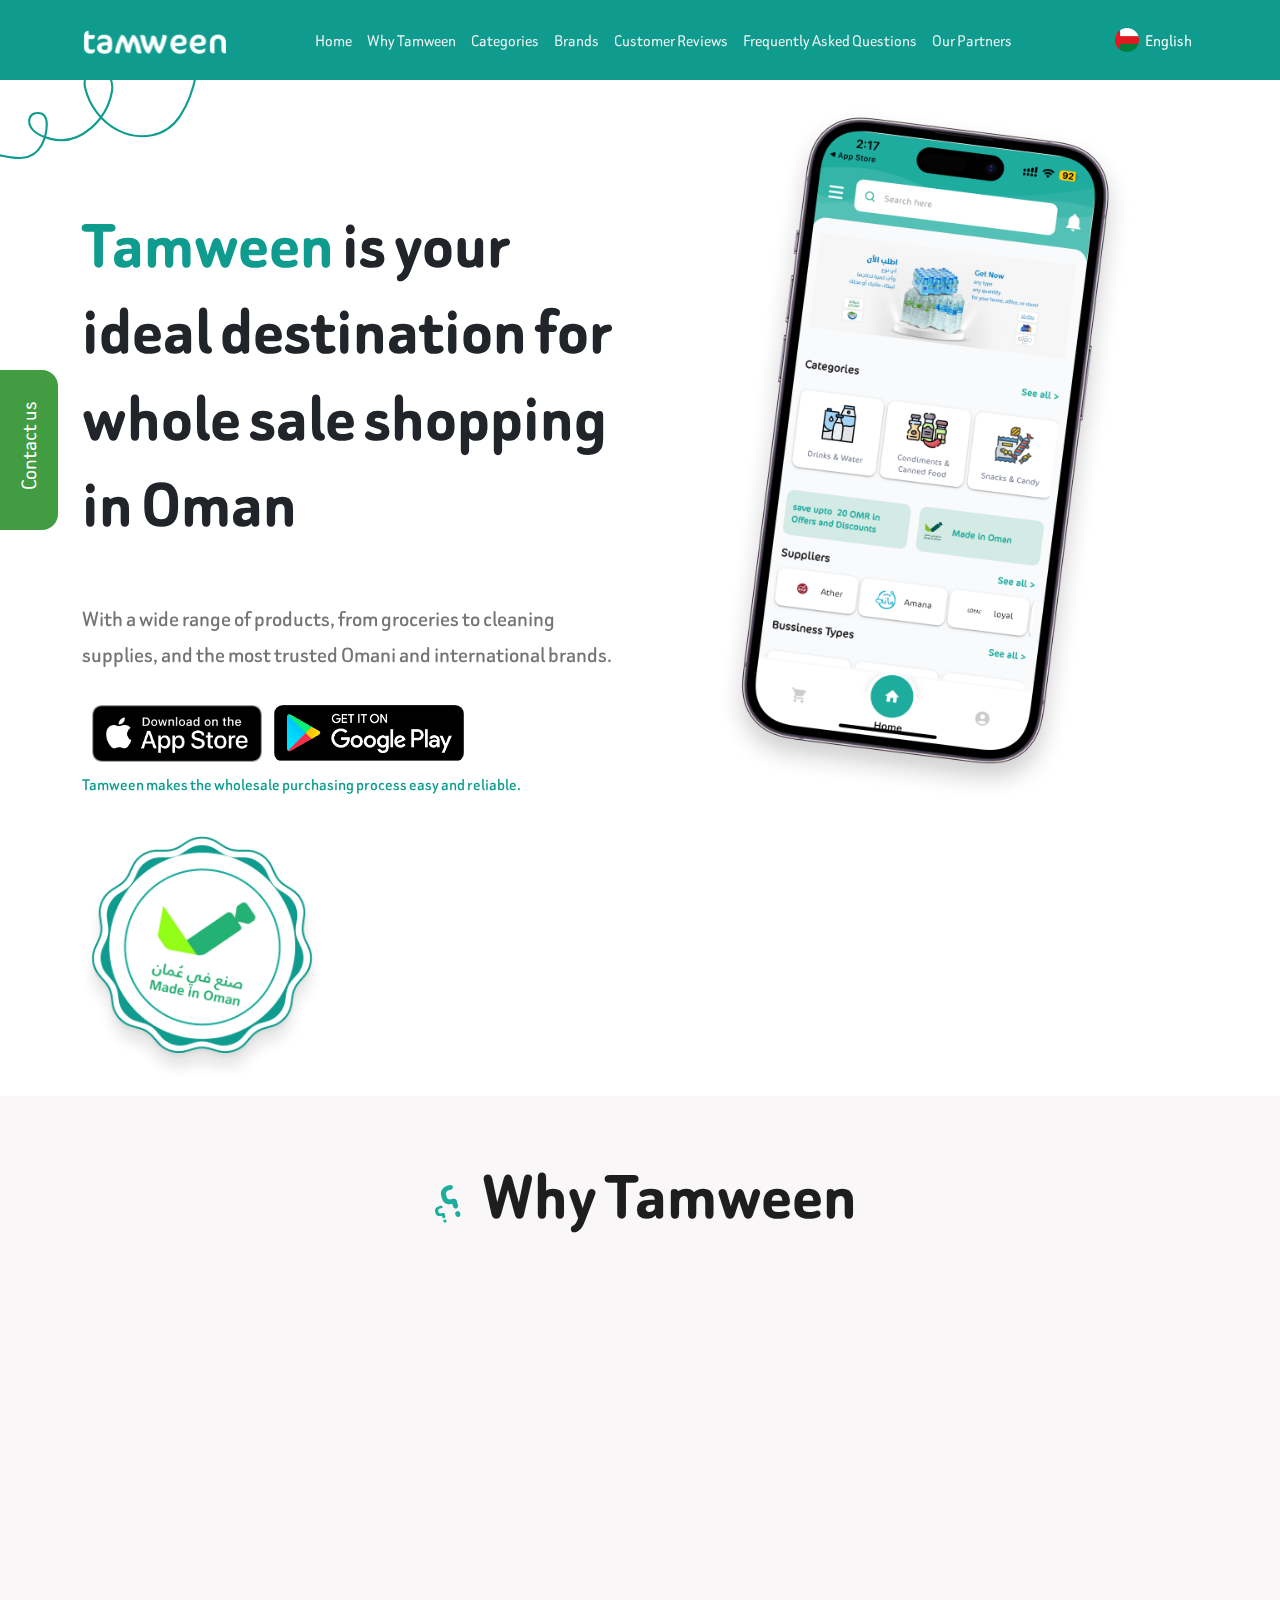
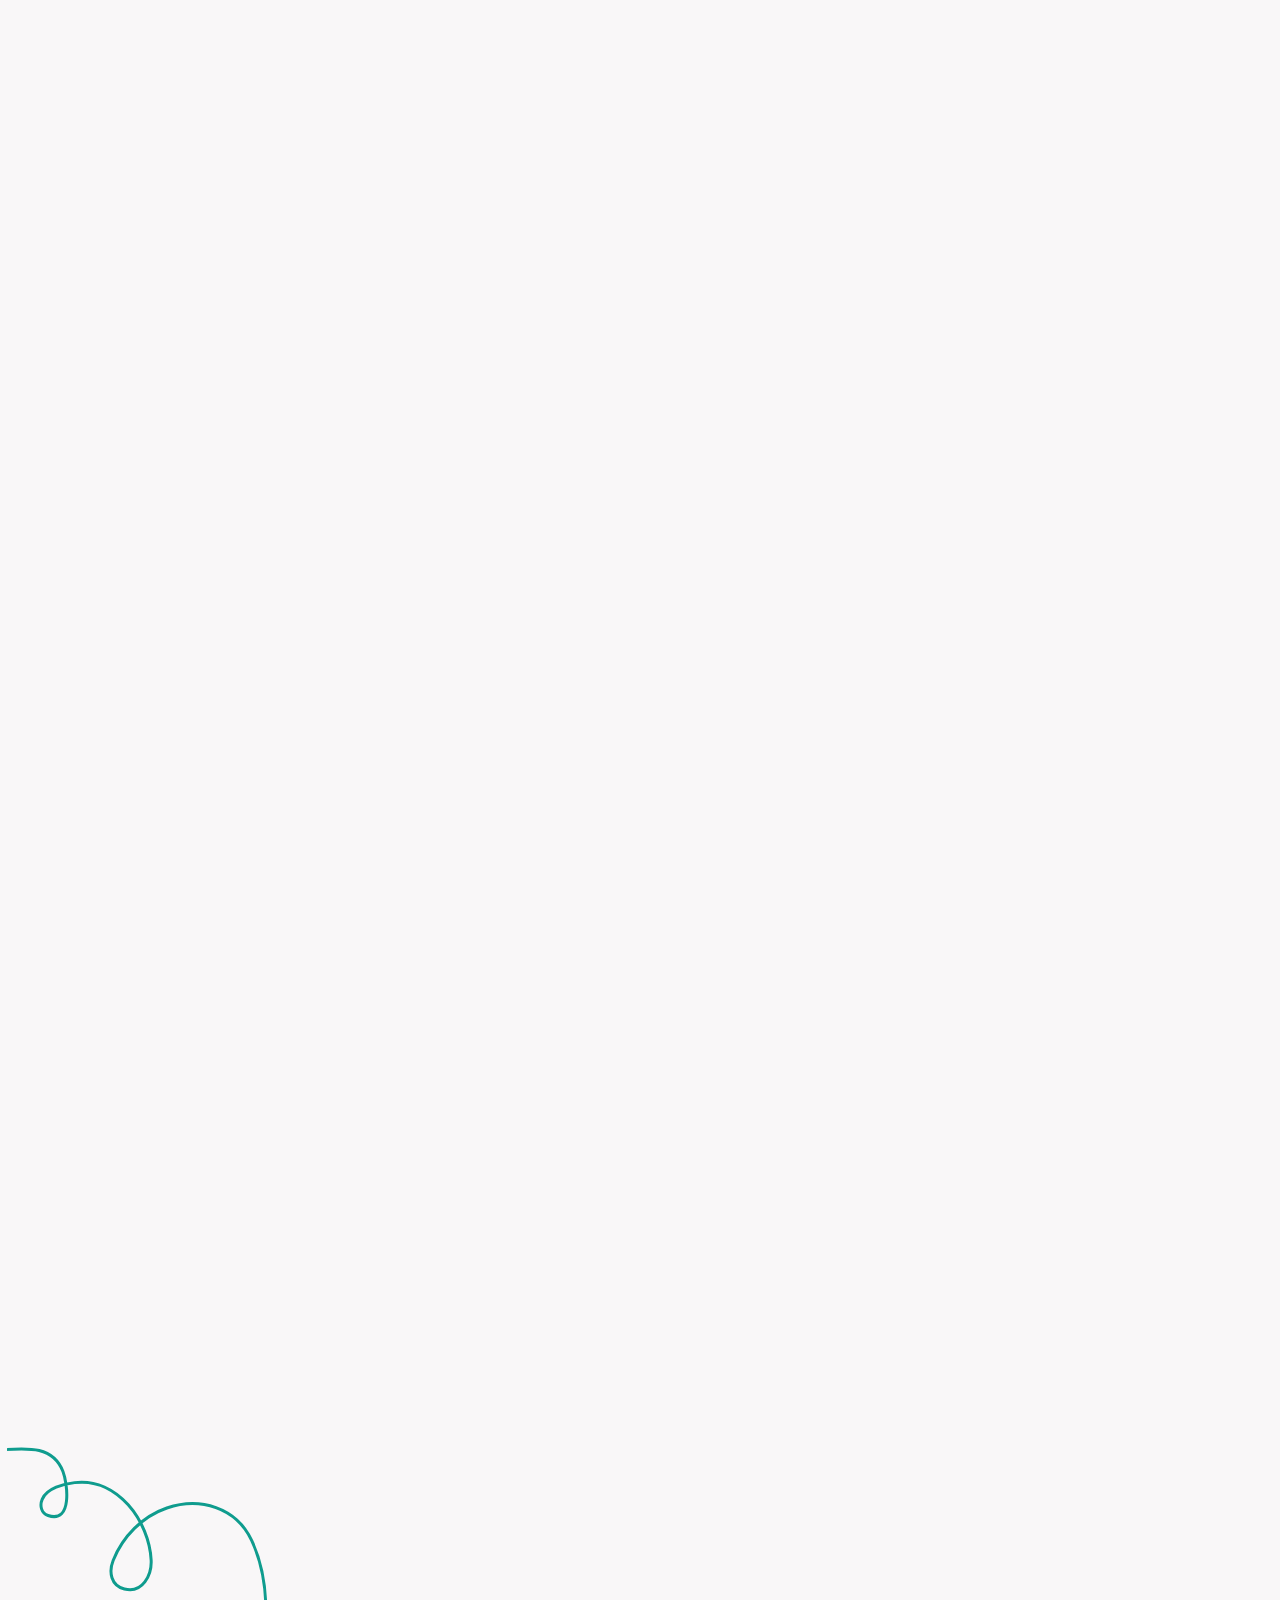
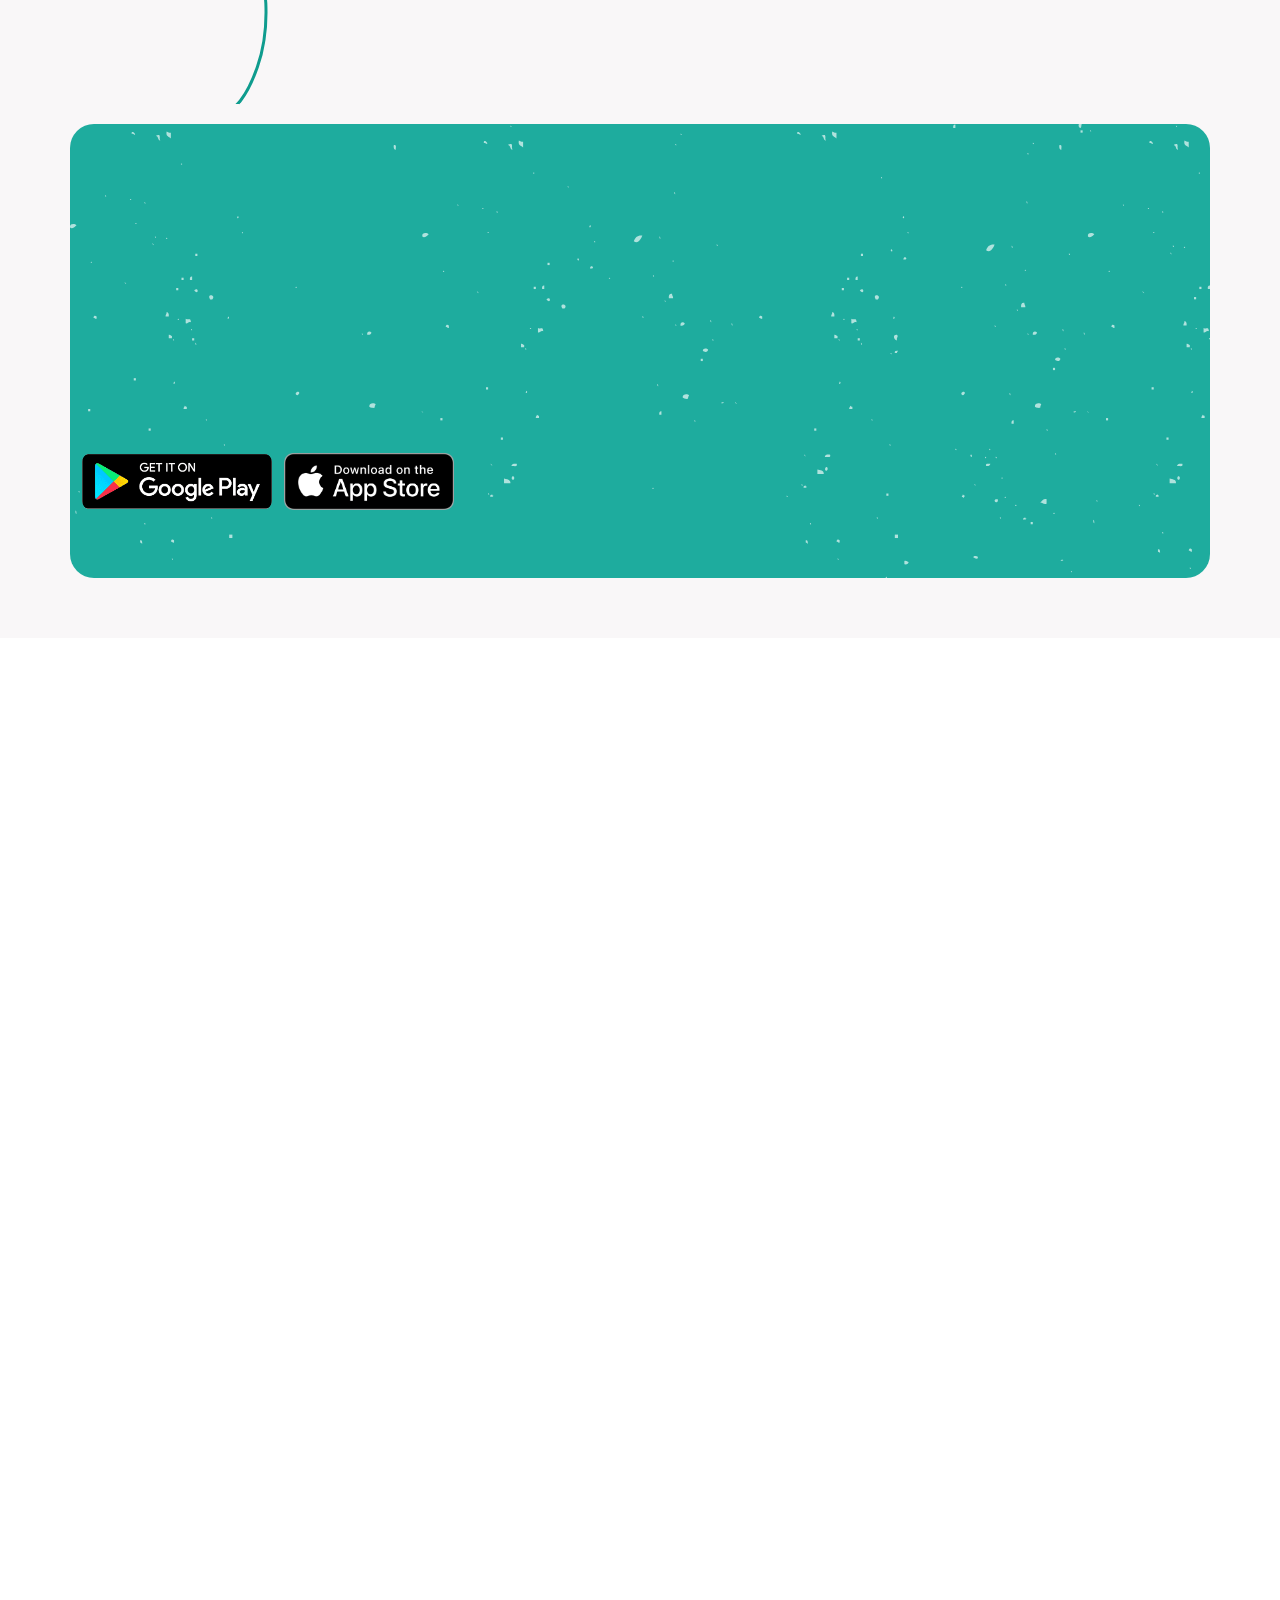
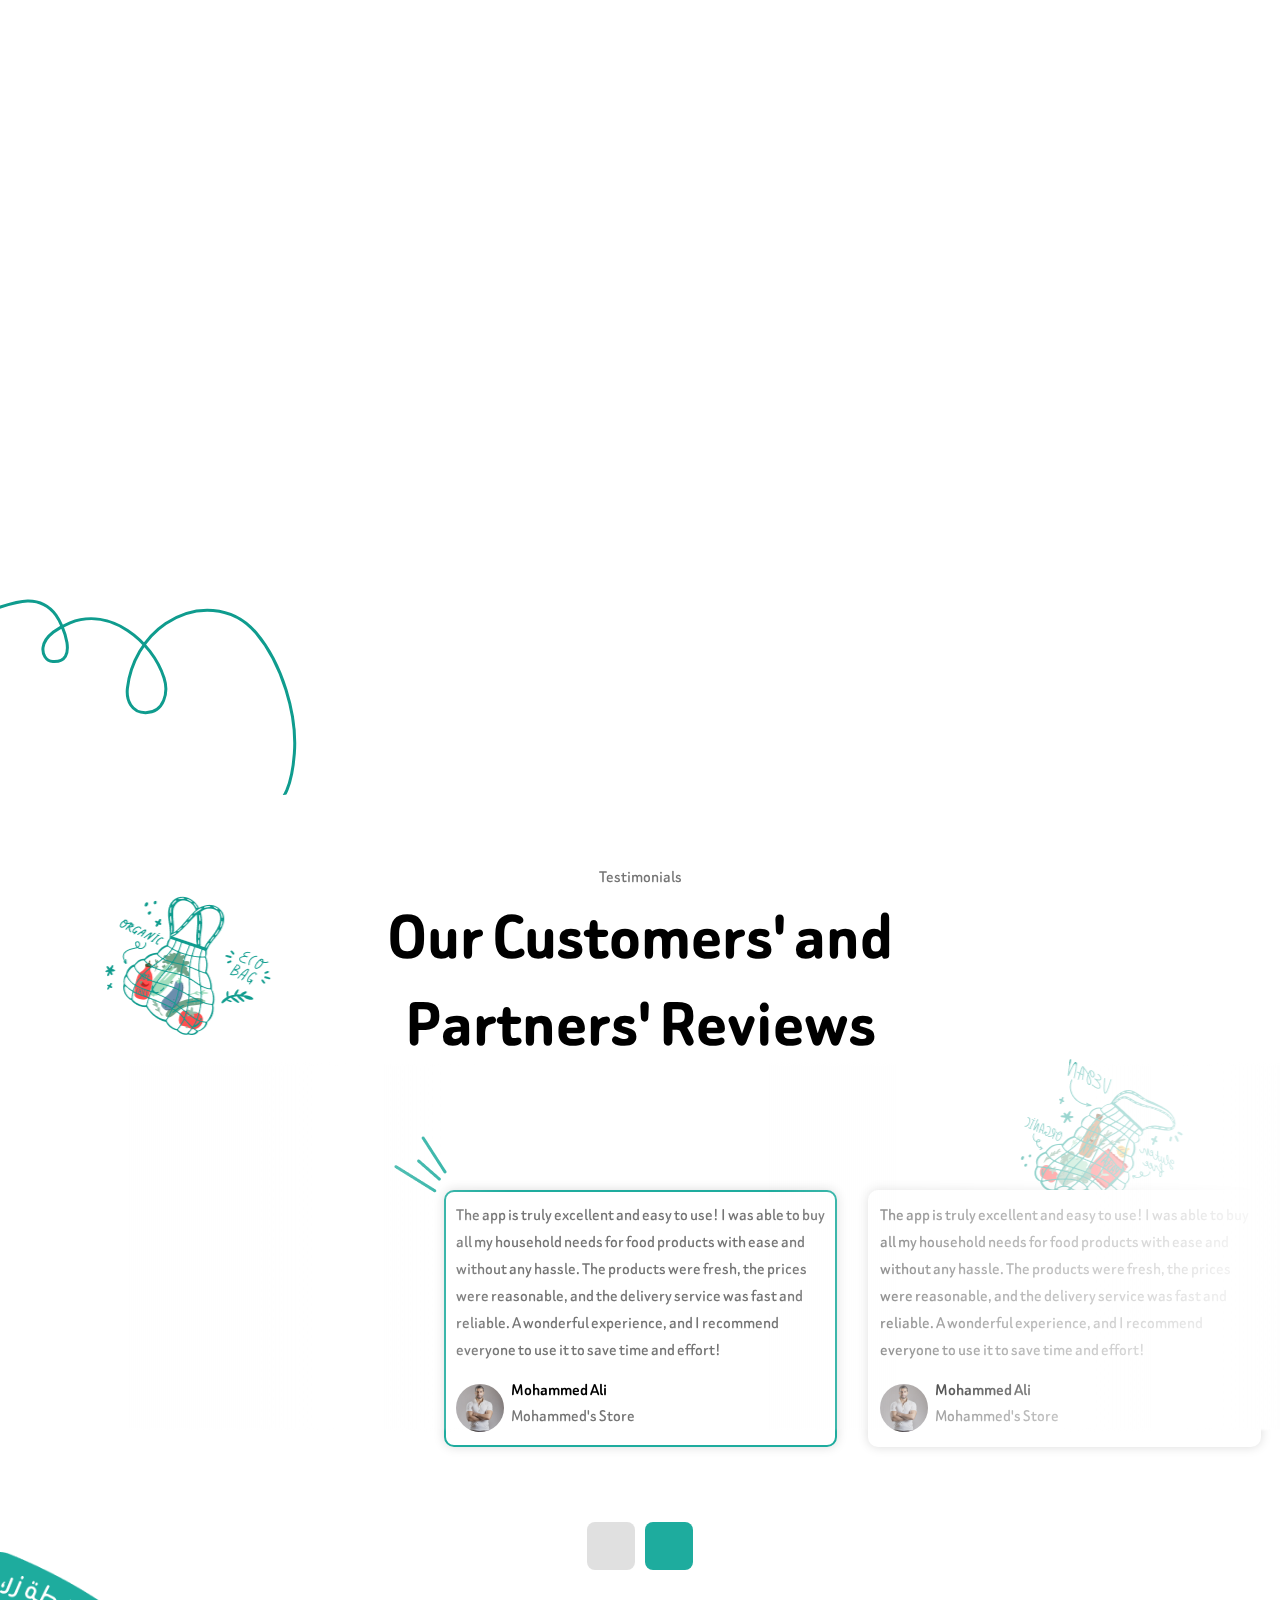
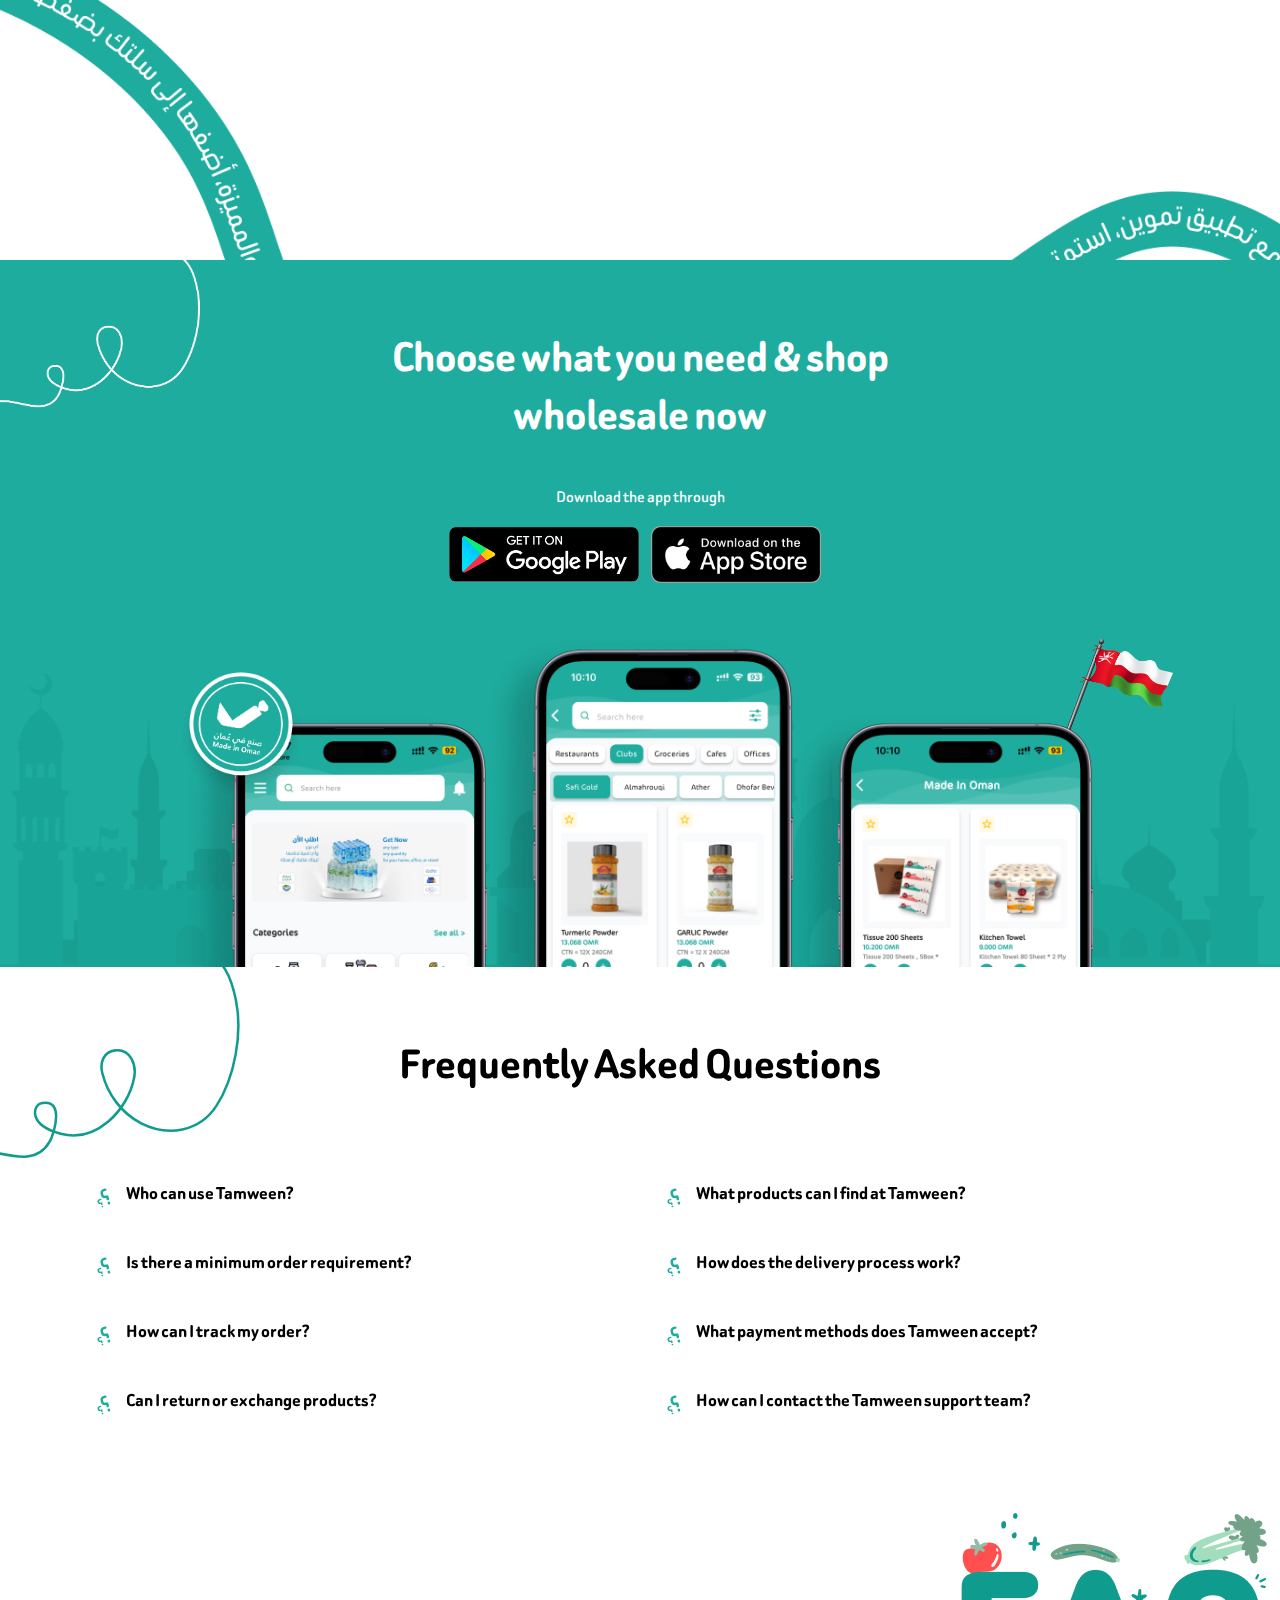
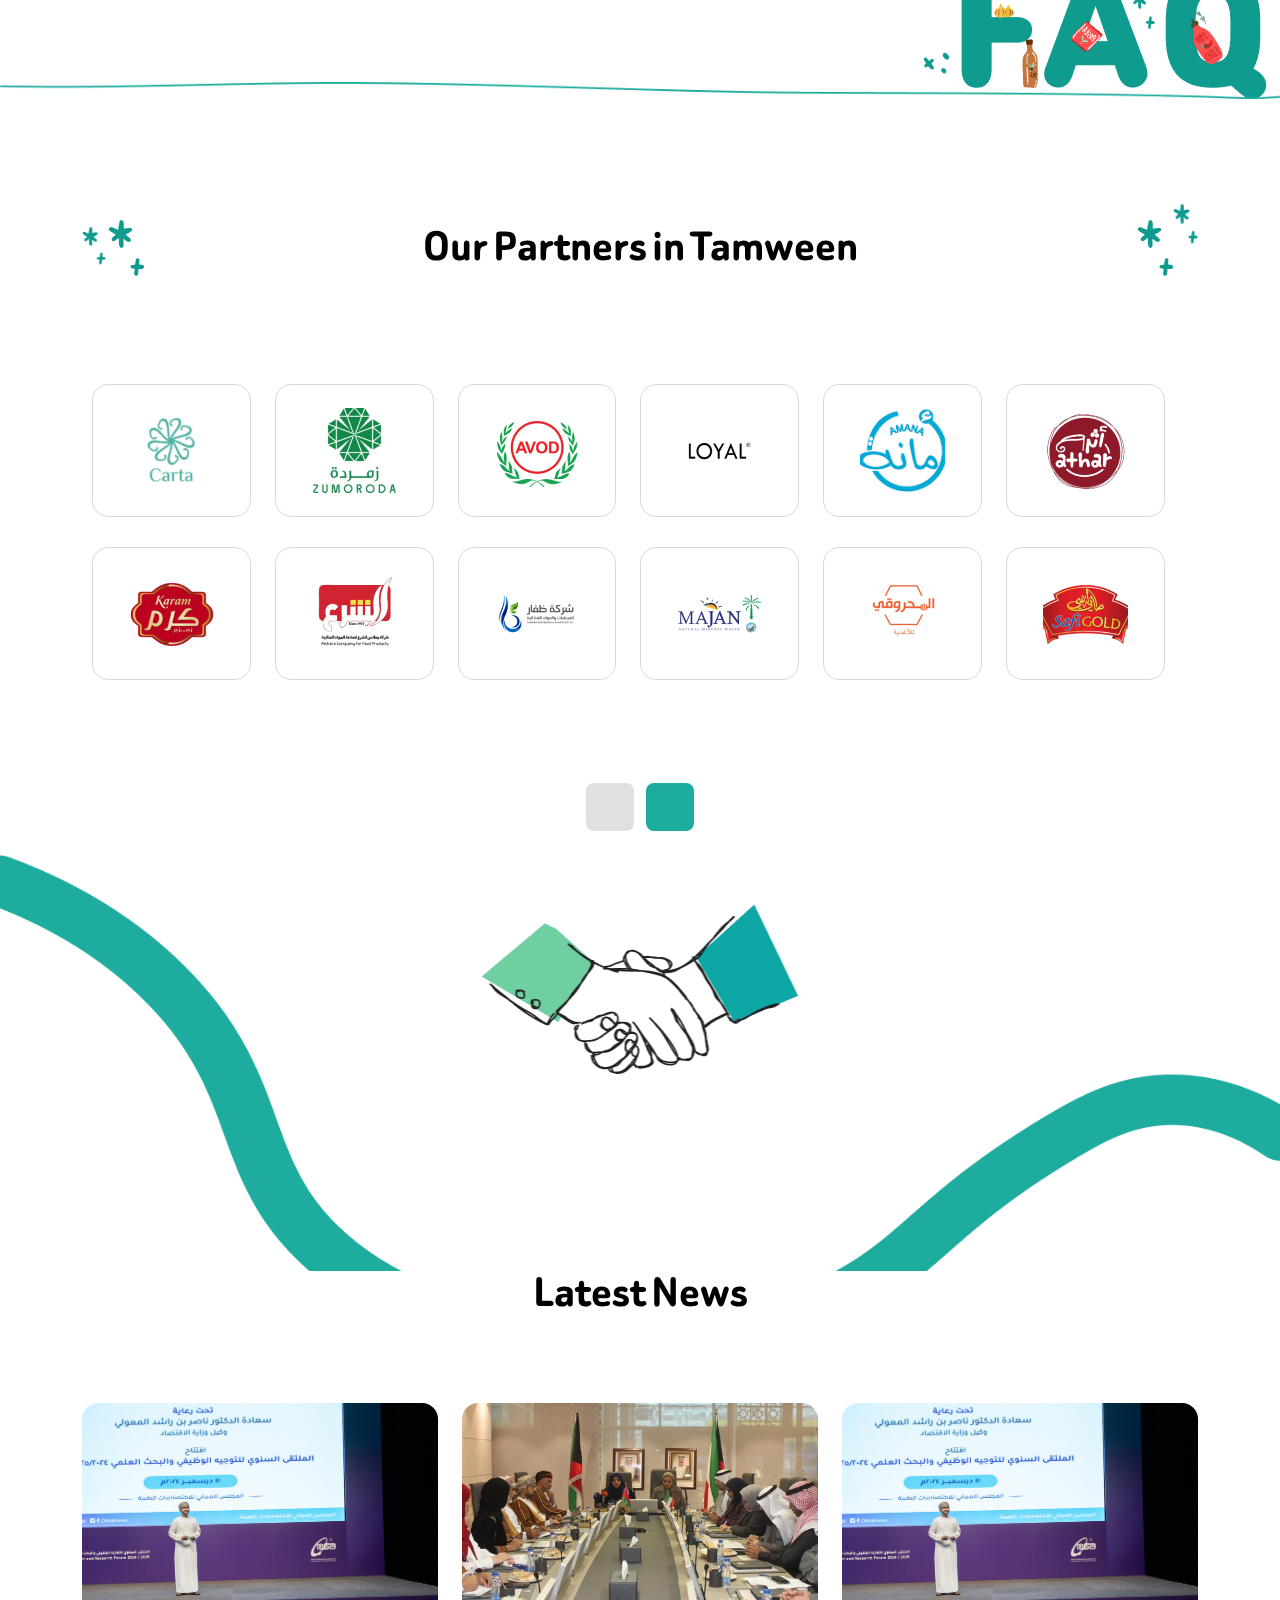
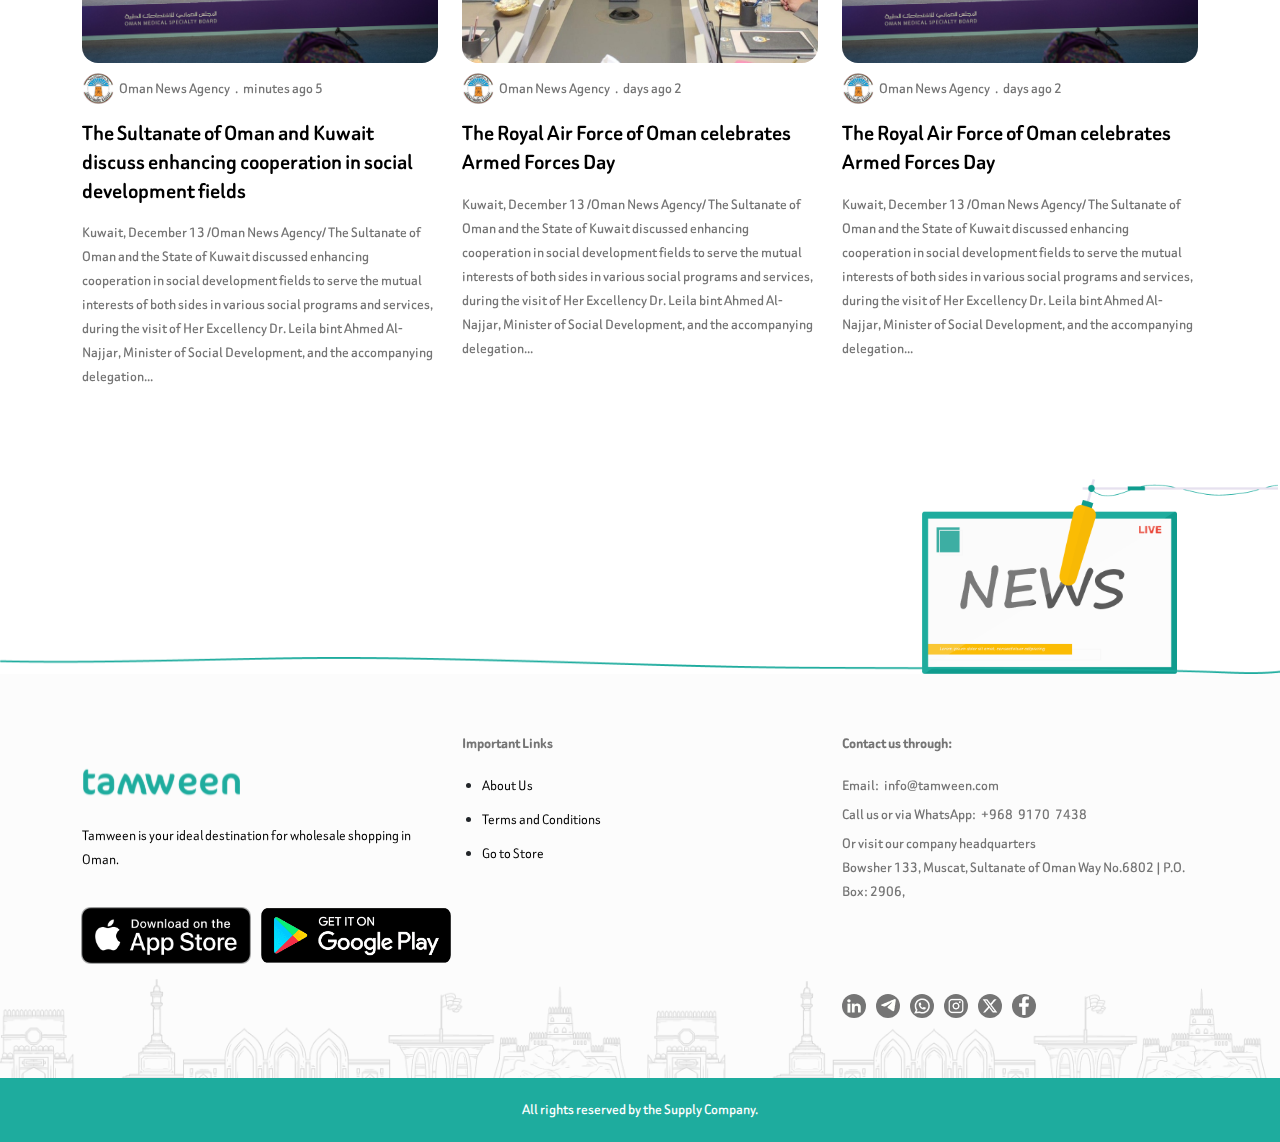
<file: english.html>
<!DOCTYPE html>
<html lang="en">

<head>
    <meta charset="UTF-8">
    <meta http-equiv="X-UA-Compatible" content="IE=edge">
    <meta name="viewport" content="width=device-width, initial-scale=1.0">
    <meta name="description"
        content="This is an example of a meta description. This will often show up in search results.">

    <title> Tamween </title>

    <!-- Styles -->

    <link rel="styleSheet" href="./css/normalize.css">
    <link rel="stylesheet"
        href="https://maxst.icons8.com/vue-static/landings/line-awesome/line-awesome/1.3.0/css/line-awesome.min.css">
    <link rel="icon" href="./images/logo.svg" src="./images/logo.svg">
    <link rel="styleSheet" href="./css/bootstrap.min.css">
    <link rel="styleSheet" href="./css/front.css">
    <link href="https://unpkg.com/aos@2.3.1/dist/aos.css" rel="stylesheet">
    <link rel="stylesheet" href="./css/slick.min.css" />
</head>

<body>
    <!-- Start WhatsApp Side Icon -->

    <a class="en whatsapp-icon" href="#">
        Contact us
        <i class="lab la-whatsapp"></i>
    </a>


    <!-- End WhatsApp Side Icon -->

    <!-- Start Navbar Section-->

    <nav class="en">
        <div class="container">
            <div class="nav-content">


                <div data-aos="fade-zoom-in" data-aos-delay="50" class="lang-dropdown">
                    <button class="open-nav">
                        <img src="./images/icons/bars.svg" class="bars icons" />
                    </button>

                    <button id="open-langs">
                        <i class="las la-chevron-circle-down"></i>
                        English
                        <img src="./images/flags/arabic.png" />
                        <div class="langs-dropdown" class="en">
                            <div class="content">
                                <a href="english.html"> English </a>
                                <a href="index.html"> العربية </a>
                            </div>
                        </div>

                    </button>
                </div>

                <div class="nav-elements">
                    <ul>
                        <li data-aos="fade-zoom-in" data-aos-delay="100">
                            <button class="close-nav">
                                <i class="las la-times"></i>
                            </button>
                        </li>
                        <li data-aos="fade-zoom-in" data-aos-delay="150">
                            <a href="#partners">
                                Our Partners
                            </a>
                        </li>


                        <li data-aos="fade-zoom-in" data-aos-delay="200">
                            <a href="#faqs">
                                Frequently Asked Questions
                            </a>
                        </li>

                        <li data-aos="fade-zoom-in" data-aos-delay="250">
                            <a href="#rates">
                                Customer Reviews
                            </a>
                        </li>


                        <li data-aos="fade-zoom-in" data-aos-delay="300">
                            <a href="#tags">
                                Brands
                            </a>
                        </li>

                        <li data-aos="fade-zoom-in" data-aos-delay="350">
                            <a href="#categories">
                                Categories
                            </a>
                        </li>

                        <li data-aos="fade-zoom-in" data-aos-delay="400">
                            <a href="#why-tamween">
                                Why Tamween
                            </a>
                        </li>

                        <li data-aos="fade-zoom-in" data-aos-delay="450">
                            <a href="#home">
                                Home
                            </a>
                        </li>
                    </ul>
                </div>

                <div data-aos="fade-zoom-in" data-aos-delay="500" class="logo">
                    <img src="./images/logo.svg" />
                </div>
            </div>
        </div>
    </nav>




    <!-- End Navbar Section-->


    <!-- Start Hero Section -->

    <section id="home" class="hero en">
        <img class="line" src="./images/hero/line.svg" />
        <div class="container">
            <div class="row">
                <div class="col-lg-6 col-md-12 col-sm-12 col-12">
                    <div data-aos="fade-zoom-in" data-aos-delay="550" class="image">
                        <img src="./images/hero/IphoneImg.png" />
                    </div>
                </div>


                <div class="col-lg-6 col-md-12 col-sm-12 col-12">
                    <div class="text">
                        <h1 data-aos="fade-zoom-in" data-aos-delay="600"> <span>Tamween </span> is your ideal
                            destination for whole sale shopping in Oman
                        </h1>

                        <p data-aos="fade-zoom-in" data-aos-delay="650">
                            With a wide range of products, from groceries to cleaning supplies, and the most trusted
                            Omani and international brands.

                        </p>

                        <div class="links google-apple">
                            <a href="#">
                                <img src="./images/google-app/googleplay.png" />
                            </a>

                            <a href="#">
                                <img src="./images/google-app/appstore.png" />
                            </a>

                        </div>

                        <h5 data-aos="fade-zoom-in" data-aos-delay="800">Tamween makes the wholesale purchasing process
                            easy and reliable.
                        </h5>

                        <img data-aos="fade-zoom-in" data-aos-delay="850" src="./images/hero/madein.png" />
                    </div>
                </div>

            </div>
        </div>


        <img class="brokenline" src="./images/hero/brokenline.png" />

    </section>


    <!-- End Hero Section -->


    <!-- Start Whyus Section -->

    <section id="why-tamween" class="why-us en">

        <img class="line" src="./images/hero/line.svg" />
        <div class="container">


            <div class="header">
                <h1> Why Tamween <span> <img src="./images/whyus/question.svg" /> </span></h1>
            </div>


            <div class="row">
                <div class="col-lg-6 col-md-12 col-sm-12 col-12">
                    <div data-aos="fade-zoom-in" data-aos-delay="300" class="image">
                        <img src="./images/whyus/phone.png" />
                    </div>
                </div>

                <div class="col-lg-6 col-md-12 col-sm-12 col-12">
                    <div data-aos="fade-zoom-in" data-aos-delay="300" class="text">
                        <h1>One Invoice</h1>
                        <p>
                            You can get everything your store needs from a single platform, reducing the time and
                            effort spent managing dozens of suppliers.
                        </p>
                    </div>
                </div>
            </div>


            <div class="row rev-row">

                <div class="col-lg-6 col-md-12 col-sm-12 col-12">
                    <div data-aos="fade-zoom-in" data-aos-delay="300" class="text">
                        <h1>Reliable delivery on time</h1>
                        <p>
                            You can get everything your store needs from a single platform, reducing the time and
                            effort spent managing dozens of suppliers.

                        </p>
                    </div>
                </div>

                <div class="col-lg-6 col-md-12 col-sm-12 col-12">
                    <div data-aos="fade-zoom-in" data-aos-delay="300" class="image">
                        <img src="./images/whyus/delivery.png" />
                        <img class="circle" src="./images/whyus/circle.png" />

                    </div>
                </div>

            </div>


            <div class="row">

                <div class="col-lg-6 col-md-12 col-sm-12 col-12">
                    <div data-aos="fade-zoom-in" data-aos-delay="300" class="image">
                        <img src="./images/whyus/shopchart.png" />
                        <img class="circle" src="./images/whyus/circle.png" />
                    </div>
                </div>


                <div class="col-lg-6 col-md-12 col-sm-12 col-12">
                    <div data-aos="fade-zoom-in" data-aos-delay="300" class="text">
                        <h1>More Product Variety</h1>
                        <p>
                            From everyday essentials to new and diverse goods, we have everything you need.
                        </p>
                    </div>
                </div>
            </div>


            <div class="row rev-row">

                <div class="col-lg-6 col-md-12 col-sm-12 col-12">
                    <div data-aos="fade-zoom-in" data-aos-delay="300" class="text">
                        <h1> Better Price</h1>
                        <p>
                            Get a range of popular Omani and Arab brands, with high-quality products that your
                            customers trust.
                        </p>
                    </div>
                </div>


                <div class="col-lg-6 col-md-12 col-sm-12 col-12">
                    <div data-aos="fade-zoom-in" data-aos-delay="300" class="image">
                        <img src="./images/whyus/phone.png" />
                    </div>
                </div>
            </div>


            <div class="row">

                <div class="ad-whyus en col-lg-12 col-md-12 col-sm-12 col-12">
                    <img src="./images//whyus/dots.svg" />
                    <div class="row">
                        <div class="col-lg-6 col-md-12 col-sm-12 col-12">
                            <div class="phones">
                                <img data-aos="fade-zoom-in" data-aos-delay="300" src="./images/whyus/phone1.png" />
                                <img data-aos="fade-zoom-in" data-aos-delay="400" src="./images/whyus/phone2.png" />
                            </div>
                        </div>

                        <div class="col-lg-6 col-md-12 col-sm-12 col-12">
                            <div class="text">
                                <h1 data-aos="fade-zoom-in" data-aos-delay="300"> Save your effort and money by
                                    downloading the app. </h1>

                                <div class="links google-apple">
                                    <a href="#">
                                        <img src="./images/google-app/googleplay.png" />
                                    </a>

                                    <a href="#">
                                        <img src="./images/google-app/appstore.png" />
                                    </a>

                                </div>


                            </div>
                        </div>

                    </div>
                </div>
            </div>




        </div>
    </section>

    <!-- End Whyus Section -->



    <!-- Start Categories Section -->


    <section data-aos="fade-zoom-in" data-aos-delay="300" id="categories" class="categories en">
        <img class="line" src="./images/hero/line.svg" />

        <div class="container">
            <div class="header">
                <h1 data-aos="fade-zoom-in" data-aos-delay="300"> Categories </h1>
                <p data-aos="fade-zoom-in" data-aos-delay="400">We provide you with a variety of organized products.
                </p>
            </div>


            <div class="row">
                <div class="col-lg-2 col-md-4 col-sm-4 col-6">
                    <a href="#">
                        <div class="category cat-col-1">
                            <h2> Vegetables and Fruits </h2>
                            <img src="./images/categories/1.png" />
                        </div>
                    </a>
                </div>

                <div class="col-lg-2 col-md-4 col-sm-4 col-6">
                    <a href="#">
                        <div class="category cat-col-2">
                            <h2> Breakfast and Baked Goods </h2>
                            <img src="./images/categories/2.png" />
                        </div>
                    </a>
                </div>

                <div class="col-lg-2 col-md-4 col-sm-4 col-6">
                    <a href="#">
                        <div class="category cat-col-3">
                            <h2>Cleaning and Laundry</h2>
                            <img src="./images/categories/3.png" />
                        </div>
                    </a>
                </div>

                <div class="col-lg-2 col-md-4 col-sm-4 col-6">
                    <a href="#">
                        <div class="category cat-col-4">
                            <h2>Snacks and Sweets</h2>
                            <img src="./images/categories/4.png" />
                        </div>
                    </a>
                </div>


                <div class="col-lg-2 col-md-4 col-sm-4 col-6">
                    <a href="#">
                        <div class="category cat-col-5">
                            <h2> Spices and Canned Foods</h2>
                            <img src="./images/categories/5.png" />
                        </div>
                    </a>
                </div>


                <div class="col-lg-2 col-md-4 col-sm-4 col-6">
                    <a href="#">
                        <div class="category cat-col-6">
                            <h2> Water and Beverages</h2>
                            <img src="./images/categories/6.png" />
                        </div>
                    </a>
                </div>



                <div class="hide-sm col-lg-2 col-md-4 col-sm-4 col-6">
                    <a href="#">
                        <div class="category cat-col-7">
                            <h2> Other Categories </h2>
                            <img src="./images/categories/7.png" />
                        </div>
                    </a>
                </div>


                <div class="col-lg-2 col-md-4 col-sm-4 col-6">
                    <a href="#">
                        <div class="category cat-col-8">
                            <h2> Frozen Foods and Meats </h2>
                            <img src="./images/categories/8.png" />
                        </div>
                    </a>
                </div>


                <div class="col-lg-2 col-md-4 col-sm-4 col-6">
                    <a href="#">
                        <div class="category cat-col-9">
                            <h2>Dairy and Eggs </h2>
                            <img src="./images/categories/9.png" />
                        </div>
                    </a>
                </div>


                <div class="col-lg-2 col-md-4 col-sm-4 col-6">
                    <a href="#">
                        <div class="category cat-col-10">
                            <h2> Beauty and Personal Care </h2>
                            <img src="./images/categories/10.png" />
                        </div>
                    </a>
                </div>


                <div class="col-lg-2 col-md-4 col-sm-4 col-6">
                    <a href="#">
                        <div class="category cat-col-11">
                            <h2>Grains and Rice</h2>
                            <img src="./images/categories/11.png" />
                        </div>
                    </a>
                </div>

                

                <div class="hide-lg col-lg-2 col-md-4 col-sm-4 col-6">
                    <a href="#">
                        <div class="category cat-col-7">
                            <h2> Other Categories </h2>
                            <img src="./images/categories/7.png" />
                        </div>
                    </a>
                </div>


                <div class="col-lg-2 col-md-4 col-sm-4 col-6">
                    <a href="#">
                        <div class="category cat-col-12">
                            <h2>Household Items </h2>
                            <img src="./images/categories/12.png" />
                        </div>
                    </a>
                </div>


            </div>
        </div>
    </section>


    <!-- End Categories Section -->

    <!-- Start Partners Section -->

    <section id="tags" class="partners en">
        <img class="line" src="./images/hero/line.svg" />

        <div class="container">
            <div class="row">
                <div class="header">
                    <div data-aos="fade-zoom-in" data-aos-delay="300" class="buttons">
                        <button class="prev-btn">
                            <i class="las la-angle-left"></i>
                        </button>

                        <button class="next-btn">
                            <i class="las la-angle-right"></i>
                        </button>
                    </div>

                    <h1 data-aos="fade-zoom-in" data-aos-delay="300"> Available Brands </h1>
                </div>

                <div data-aos="fade-zoom-in" data-aos-delay="300" class="partners-slider">
                    <div class="slide">
                        <div class="row">

                            <div class="col-lg-2 col-md-4 col-sm-6 col-6">
                                <div class="partner">
                                    <img src="./images/partners/1.png" />
                                    <h4>Carta </h4>
                                </div>
                            </div>

                            <div class="col-lg-2 col-md-4 col-sm-6 col-6">
                                <div class="partner">
                                    <img src="./images/partners/2.png" />
                                    <h4>Zomoroda </h4>
                                </div>
                            </div>

                            <div class="col-lg-2 col-md-4 col-sm-6 col-6">
                                <div class="partner">
                                    <img src="./images/partners/3.png" />
                                    <h4>Areej </h4>
                                </div>
                            </div>

                            <div class="col-lg-2 col-md-4 col-sm-6 col-6">
                                <div class="partner">
                                    <img src="./images/partners/4.png" />
                                    <h4>Loyal </h4>
                                </div>
                            </div>


                            <div class="col-lg-2 col-md-4 col-sm-6 col-6">
                                <div class="partner">
                                    <img src="./images/partners/5.png" />
                                    <h4>AMANA </h4>
                                </div>
                            </div>


                            <div class="col-lg-2 col-md-4 col-sm-6 col-6">
                                <div class="partner">
                                    <img src="./images/partners/6.png" />
                                    <h4>Athar </h4>
                                </div>
                            </div>

                            <div class="col-lg-2 col-md-4 col-sm-6 col-6">
                                <div class="partner">
                                    <img src="./images/partners/7.png" />
                                    <h4>Karam Zamzam </h4>
                                </div>
                            </div>


                            <div class="col-lg-2 col-md-4 col-sm-6 col-6">
                                <div class="partner">
                                    <img src="./images/partners/8.png" />
                                    <h4>ALshara </h4>
                                </div>
                            </div>


                            <div class="col-lg-2 col-md-4 col-sm-6 col-6">
                                <div class="partner">
                                    <img src="./images/partners/9.png" />
                                    <h4>Dhofar Company </h4>
                                </div>
                            </div>

                            <div class="col-lg-2 col-md-4 col-sm-6 col-6">
                                <div class="partner">
                                    <img src="./images/partners/10.png" />
                                    <h4>Majan </h4>
                                </div>
                            </div>


                            <div class="col-lg-2 col-md-4 col-sm-6 col-6">
                                <div class="partner">
                                    <img src="./images/partners/11.png" />
                                    <h4>Al-Mahrouqi </h4>
                                </div>
                            </div>


                            <div class="col-lg-2 col-md-4 col-sm-6 col-6">
                                <div class="partner">
                                    <img src="./images/partners/12.png" />
                                    <h4>Golden Net </h4>
                                </div>
                            </div>
                        </div>
                    </div>
                    <div class="slide">
                        <div class="row">

                            <div class="col-lg-2 col-md-4 col-sm-6 col-6">
                                <div class="partner">
                                    <img src="./images/partners/1.png" />
                                    <h4>Carta </h4>
                                </div>
                            </div>

                            <div class="col-lg-2 col-md-4 col-sm-6 col-6">
                                <div class="partner">
                                    <img src="./images/partners/2.png" />
                                    <h4>Zomoroda </h4>
                                </div>
                            </div>

                            <div class="col-lg-2 col-md-4 col-sm-6 col-6">
                                <div class="partner">
                                    <img src="./images/partners/3.png" />
                                    <h4>Areej </h4>
                                </div>
                            </div>

                            <div class="col-lg-2 col-md-4 col-sm-6 col-6">
                                <div class="partner">
                                    <img src="./images/partners/4.png" />
                                    <h4>Loyal </h4>
                                </div>
                            </div>


                            <div class="col-lg-2 col-md-4 col-sm-6 col-6">
                                <div class="partner">
                                    <img src="./images/partners/5.png" />
                                    <h4>AMANA </h4>
                                </div>
                            </div>


                            <div class="col-lg-2 col-md-4 col-sm-6 col-6">
                                <div class="partner">
                                    <img src="./images/partners/6.png" />
                                    <h4>Athar </h4>
                                </div>
                            </div>

                            <div class="col-lg-2 col-md-4 col-sm-6 col-6">
                                <div class="partner">
                                    <img src="./images/partners/7.png" />
                                    <h4>Karam Zamzam </h4>
                                </div>
                            </div>


                            <div class="col-lg-2 col-md-4 col-sm-6 col-6">
                                <div class="partner">
                                    <img src="./images/partners/8.png" />
                                    <h4>ALshara </h4>
                                </div>
                            </div>


                            <div class="col-lg-2 col-md-4 col-sm-6 col-6">
                                <div class="partner">
                                    <img src="./images/partners/9.png" />
                                    <h4>Dhofar Company </h4>
                                </div>
                            </div>

                            <div class="col-lg-2 col-md-4 col-sm-6 col-6">
                                <div class="partner">
                                    <img src="./images/partners/10.png" />
                                    <h4>Majan </h4>
                                </div>
                            </div>


                            <div class="col-lg-2 col-md-4 col-sm-6 col-6">
                                <div class="partner">
                                    <img src="./images/partners/11.png" />
                                    <h4>Al-Mahrouqi </h4>
                                </div>
                            </div>


                            <div class="col-lg-2 col-md-4 col-sm-6 col-6">
                                <div class="partner">
                                    <img src="./images/partners/12.png" />
                                    <h4>Golden Net </h4>
                                </div>
                            </div>
                        </div>
                    </div>
                    <div class="slide">
                        <div class="row">
                            <div class="col-lg-2 col-md-4 col-sm-6 col-6">
                                <div class="partner">
                                    <img src="./images/partners/1.png" />
                                    <h4>Carta </h4>
                                </div>
                            </div>

                            <div class="col-lg-2 col-md-4 col-sm-6 col-6">
                                <div class="partner">
                                    <img src="./images/partners/2.png" />
                                    <h4>Zomoroda </h4>
                                </div>
                            </div>

                            <div class="col-lg-2 col-md-4 col-sm-6 col-6">
                                <div class="partner">
                                    <img src="./images/partners/3.png" />
                                    <h4>Areej </h4>
                                </div>
                            </div>

                            <div class="col-lg-2 col-md-4 col-sm-6 col-6">
                                <div class="partner">
                                    <img src="./images/partners/4.png" />
                                    <h4>Loyal </h4>
                                </div>
                            </div>


                            <div class="col-lg-2 col-md-4 col-sm-6 col-6">
                                <div class="partner">
                                    <img src="./images/partners/5.png" />
                                    <h4>AMANA </h4>
                                </div>
                            </div>


                            <div class="col-lg-2 col-md-4 col-sm-6 col-6">
                                <div class="partner">
                                    <img src="./images/partners/6.png" />
                                    <h4>Athar </h4>
                                </div>
                            </div>

                            <div class="col-lg-2 col-md-4 col-sm-6 col-6">
                                <div class="partner">
                                    <img src="./images/partners/7.png" />
                                    <h4>Karam Zamzam </h4>
                                </div>
                            </div>


                            <div class="col-lg-2 col-md-4 col-sm-6 col-6">
                                <div class="partner">
                                    <img src="./images/partners/8.png" />
                                    <h4>ALshara </h4>
                                </div>
                            </div>


                            <div class="col-lg-2 col-md-4 col-sm-6 col-6">
                                <div class="partner">
                                    <img src="./images/partners/9.png" />
                                    <h4>Dhofar Company </h4>
                                </div>
                            </div>

                            <div class="col-lg-2 col-md-4 col-sm-6 col-6">
                                <div class="partner">
                                    <img src="./images/partners/10.png" />
                                    <h4>Majan </h4>
                                </div>
                            </div>


                            <div class="col-lg-2 col-md-4 col-sm-6 col-6">
                                <div class="partner">
                                    <img src="./images/partners/11.png" />
                                    <h4>Al-Mahrouqi </h4>
                                </div>
                            </div>


                            <div class="col-lg-2 col-md-4 col-sm-6 col-6">
                                <div class="partner">
                                    <img src="./images/partners/12.png" />
                                    <h4>Golden Net </h4>
                                </div>
                            </div>
                        </div>
                    </div>
                </div>
            </div>
        </div>
    </section>

    <!-- End Partners Section -->

    <!-- Start Rates Section-->

    <section id="rates" class="rates en">
        <div class="overlay-left"></div>
        <img src="./images/rates/shreet.png" />
            <div class="header">
                <img src="./images/rates/veg1.png" />

                <h5> Testimonials </h5>
                <h1> Our Customers' and Partners' Reviews </h1>

                <img src="./images/rates/veg2.png" />

            </div>

            <div class="slider">

                <div class="rates-slider">
                    <div class="slide">
                        <div class="rate">
                            <img src="./images/rates/lines.png" />
                            <p>The app is truly excellent and easy to use! I was able to buy all my household needs for
                                food products with ease and without any hassle. The products were fresh, the prices were
                                reasonable, and the delivery service was fast and reliable. A wonderful experience, and
                                I recommend everyone to use it to save time and effort!</p>
                            <div class="info">
                                <div>
                                    <h3> Mohammed Ali </h3>
                                    <h4> Mohammed's Store </h4>
                                </div>
                                <img src="./images/rates/user.png" />
                            </div>
                        </div>
                    </div>

                    <div class="slide">
                        <div class="rate">
                            <img src="./images/rates/lines.png" />
                            <p>The app is truly excellent and easy to use! I was able to buy all my household needs for
                                food products with ease and without any hassle. The products were fresh, the prices were
                                reasonable, and the delivery service was fast and reliable. A wonderful experience, and
                                I recommend everyone to use it to save time and effort!</p>
                            <div class="info">
                                <div>
                                    <h3> Mohammed Ali </h3>
                                    <h4> Mohammed's Store </h4>
                                </div>
                                <img src="./images/rates/user.png" />
                            </div>
                        </div>
                    </div>


                    <div class="slide">
                        <div class="rate">
                            <img src="./images/rates/lines.png" />
                            <p>The app is truly excellent and easy to use! I was able to buy all my household needs for
                                food products with ease and without any hassle. The products were fresh, the prices were
                                reasonable, and the delivery service was fast and reliable. A wonderful experience, and
                                I recommend everyone to use it to save time and effort!</p>
                            <div class="info">
                                <div>
                                    <h3> Mohammed Ali </h3>
                                    <h4> Mohammed's Store </h4>
                                </div>
                                <img src="./images/rates/user.png" />
                            </div>
                        </div>
                    </div>


                    <div class="slide">
                        <div class="rate">
                            <img src="./images/rates/lines.png" />
                            <p>The app is truly excellent and easy to use! I was able to buy all my household needs for
                                food products with ease and without any hassle. The products were fresh, the prices were
                                reasonable, and the delivery service was fast and reliable. A wonderful experience, and
                                I recommend everyone to use it to save time and effort!</p>
                            <div class="info">
                                <div>
                                    <h3> Mohammed Ali </h3>
                                    <h4> Mohammed's Store </h4>
                                </div>
                                <img src="./images/rates/user.png" />
                            </div>
                        </div>
                    </div>


                    <div class="slide">
                        <div class="rate">
                            <img src="./images/rates/lines.png" />
                            <p>The app is truly excellent and easy to use! I was able to buy all my household needs for
                                food products with ease and without any hassle. The products were fresh, the prices were
                                reasonable, and the delivery service was fast and reliable. A wonderful experience, and
                                I recommend everyone to use it to save time and effort!</p>
                            <div class="info">
                                <div>
                                    <h3> Mohammed Ali </h3>
                                    <h4> Mohammed's Store </h4>
                                </div>
                                <img src="./images/rates/user.png" />
                            </div>
                        </div>
                    </div>


                    <div class="slide">
                        <div class="rate">
                            <img src="./images/rates/lines.png" />
                            <p>The app is truly excellent and easy to use! I was able to buy all my household needs for
                                food products with ease and without any hassle. The products were fresh, the prices were
                                reasonable, and the delivery service was fast and reliable. A wonderful experience, and
                                I recommend everyone to use it to save time and effort!</p>
                            <div class="info">
                                <div>
                                    <h3> Mohammed Ali </h3>
                                    <h4> Mohammed's Store </h4>
                                </div>
                                <img src="./images/rates/user.png" />
                            </div>
                        </div>
                    </div>

                </div>

            </div>


            <div class="buttons">
                <button class="prev-btn">
                    <i class="las la-angle-left"></i>
                </button>

                <button class="next-btn">
                    <i class="las la-angle-right"></i>
                </button>
            </div>


        <div class="overlay-right"></div>

    </section>



    <!-- End Rates Section-->

    <!-- Start NeedChoose Section -->


    <section class="need-choose en">
        <img class="line" src="./images/needchoose/line.png" />
        <img class="back" src="./images/needchoose/back.png" />
        <div class="container">
            <div class="header">
                <h1> Choose what you need &
                    shop wholesale now </h1>
                <h2> Download the app through </h2>

                <div class="links google-apple">
                    <a href="#">
                        <img src="./images/google-app/googleplay.png" />
                    </a>

                    <a href="#">
                        <img src="./images/google-app/appstore.png" />
                    </a>

                </div>
            </div>


            <div class="phones">
                <div class="phone1">
                    <img src="./images/needchoose/madein.png" />
                    <img src="./images/needchoose/phone2.png" />

                </div>

                <div class="phone2">
                    <img src="./images/needchoose/phone1.png" />

                </div>

                <div class="phone3">
                    <img src="./images/needchoose/flag.png" />
                    <img src="./images/needchoose/phone3.png" />
                </div>
            </div>
        </div>
    </section>




    <!-- End NeedChoose Section -->

    <!-- Start Faqs Section -->

    <section id="faqs" class="faqs en">
        <img class="line" src="./images/hero/line.svg" />

        <div class="container">
            <div class="row">
                <div class="header">
                    <h1>Frequently Asked Questions </h1>
                </div>

                <div class="col-lg-6 col-md-12 col-sm-12 col-12">
                    <div class="faq">
                        <div class="header">
                            <i class="las la-angle-down"></i>
                            <div>
                                <h2> Who can use Tamween?</h2>
                                <img src="./images/icons/questions.png" />
                            </div>
                        </div>

                        <div class="description">
                            <p>
                                Tamween is designed to cater to a wide range of customers, from small shops and grocery
                                stores to offices, hotels, and even personal use. We offer high-quality wholesale
                                products at competitive prices to meet the needs of both businesses and individuals.
                            </p>
                        </div>
                    </div>
                </div>


                <div class="col-lg-6 col-md-12 col-sm-12 col-12">
                    <div class="faq">
                        <div class="header">
                            <i class="las la-angle-down"></i>
                            <div>
                                <h2> What products can I find at Tamween? </h2>
                                <img src="./images/icons/questions.png" />
                            </div>
                        </div>

                        <div class="description">
                            <p>
                                Tamween is designed to cater to a wide range of customers, from small shops and grocery
                                stores to offices, hotels, and even personal use. We offer high-quality wholesale
                                products at competitive prices to meet the needs of both businesses and individuals.
                            </p>
                        </div>
                    </div>
                </div>

                <div class="col-lg-6 col-md-12 col-sm-12 col-12">
                    <div class="faq">
                        <div class="header">
                            <i class="las la-angle-down"></i>
                            <div>
                                <h2>Is there a minimum order requirement? </h2>
                                <img src="./images/icons/questions.png" />
                            </div>
                        </div>

                        <div class="description">
                            <p>
                                Tamween is designed to cater to a wide range of customers, from small shops and grocery
                                stores to offices, hotels, and even personal use. We offer high-quality wholesale
                                products at competitive prices to meet the needs of both businesses and individuals.
                            </p>
                        </div>
                    </div>
                </div>

                <div class="col-lg-6 col-md-12 col-sm-12 col-12">
                    <div class="faq">
                        <div class="header">
                            <i class="las la-angle-down"></i>
                            <div>
                                <h2>How does the delivery process work? </h2>
                                <img src="./images/icons/questions.png" />
                            </div>
                        </div>

                        <div class="description">
                            <p>
                                Tamween is designed to cater to a wide range of customers, from small shops and grocery
                                stores to offices, hotels, and even personal use. We offer high-quality wholesale
                                products at competitive prices to meet the needs of both businesses and individuals.
                            </p>
                        </div>
                    </div>
                </div>


                <div class="col-lg-6 col-md-12 col-sm-12 col-12">
                    <div class="faq">
                        <div class="header">
                            <i class="las la-angle-down"></i>
                            <div>
                                <h2>How can I track my order? </h2>
                                <img src="./images/icons/questions.png" />
                            </div>
                        </div>

                        <div class="description">
                            <p>
                                Tamween is designed to cater to a wide range of customers, from small shops and grocery
                                stores to offices, hotels, and even personal use. We offer high-quality wholesale
                                products at competitive prices to meet the needs of both businesses and individuals.
                            </p>
                        </div>
                    </div>
                </div>


                <div class="col-lg-6 col-md-12 col-sm-12 col-12">
                    <div class="faq">
                        <div class="header">
                            <i class="las la-angle-down"></i>
                            <div>
                                <h2>What payment methods does Tamween accept? </h2>
                                <img src="./images/icons/questions.png" />
                            </div>
                        </div>

                        <div class="description">
                            <p>
                                Tamween is designed to cater to a wide range of customers, from small shops and grocery
                                stores to offices, hotels, and even personal use. We offer high-quality wholesale
                                products at competitive prices to meet the needs of both businesses and individuals.
                            </p>
                        </div>
                    </div>
                </div>


                <div class="col-lg-6 col-md-12 col-sm-12 col-12">
                    <div class="faq">
                        <div class="header">
                            <i class="las la-angle-down"></i>
                            <div>
                                <h2>Can I return or exchange products? </h2>
                                <img src="./images/icons/questions.png" />
                            </div>
                        </div>

                        <div class="description">
                            <p>
                                Tamween is designed to cater to a wide range of customers, from small shops and grocery
                                stores to offices, hotels, and even personal use. We offer high-quality wholesale
                                products at competitive prices to meet the needs of both businesses and individuals.
                            </p>
                        </div>
                    </div>
                </div>



                <div class="col-lg-6 col-md-12 col-sm-12 col-12">
                    <div class="faq">
                        <div class="header">
                            <i class="las la-angle-down"></i>
                            <div>
                                <h2> How can I contact the Tamween support team? </h2>
                                <img src="./images/icons/questions.png" />
                            </div>
                        </div>

                        <div class="description">
                            <p>
                                Tamween is designed to cater to a wide range of customers, from small shops and grocery
                                stores to offices, hotels, and even personal use. We offer high-quality wholesale
                                products at competitive prices to meet the needs of both businesses and individuals.
                            </p>
                        </div>
                    </div>
                </div>



            </div>
        </div>

        <img class="faq-image" src="./images/faqs/faq.png" />
        <img class="brokenline" src="./images/faqs/brokenline.png" />

    </section>

    <!-- End Faqs Section -->


    <!-- Start Tags Section -->

    <sectio id="partners" class="tags en">
        <img class="line" src="./images/tags/line.png" />

        <div class="container">
            <div class="row">
                <div class="header">
                    <div class="stars-images-1">
                        <img src="./images/tags/1.png" />
                        <img src="./images/tags/2.png" />
                    </div>
                    <h1> Our Partners in Tamween </h1>
                    <div class="stars-images-2">
                        <img src="./images/tags/1.png" />
                        <img src="./images/tags/2.png" />
                    </div>
                </div>

                <div class="tags-slider">
                    <div class="row">

                        <div class="col-lg-2 col-md-4 col-sm-6 col-6">
                            <div class="tag">
                                <img src="./images/partners/1.png" />
                            </div>
                        </div>

                        <div class="col-lg-2 col-md-4 col-sm-6 col-6">
                            <div class="tag">
                                <img src="./images/partners/2.png" />
                            </div>
                        </div>

                        <div class="col-lg-2 col-md-4 col-sm-6 col-6">
                            <div class="tag">
                                <img src="./images/partners/3.png" />
                            </div>
                        </div>

                        <div class="col-lg-2 col-md-4 col-sm-6 col-6">
                            <div class="tag">
                                <img src="./images/partners/4.png" />
                            </div>
                        </div>


                        <div class="col-lg-2 col-md-4 col-sm-6 col-6">
                            <div class="tag">
                                <img src="./images/partners/5.png" />
                            </div>
                        </div>

                        <div class="col-lg-2 col-md-4 col-sm-6 col-6">
                            <div class="tag">
                                <img src="./images/partners/6.png" />
                            </div>
                        </div>

                        <div class="col-lg-2 col-md-4 col-sm-6 col-6">
                            <div class="tag">
                                <img src="./images/partners/7.png" />
                            </div>
                        </div>

                        <div class="col-lg-2 col-md-4 col-sm-6 col-6">
                            <div class="tag">
                                <img src="./images/partners/8.png" />
                            </div>
                        </div>

                        <div class="col-lg-2 col-md-4 col-sm-6 col-6">
                            <div class="tag">
                                <img src="./images/partners/9.png" />
                            </div>
                        </div>

                        <div class="col-lg-2 col-md-4 col-sm-6 col-6">
                            <div class="tag">
                                <img src="./images/partners/10.png" />
                            </div>
                        </div>


                        <div class="col-lg-2 col-md-4 col-sm-6 col-6">
                            <div class="tag">
                                <img src="./images/partners/11.png" />
                            </div>
                        </div>

                        <div class="col-lg-2 col-md-4 col-sm-6 col-6">
                            <div class="tag">
                                <img src="./images/partners/12.png" />
                            </div>
                        </div>



                    </div>

                    <div class="row">

                        <div class="col-lg-2 col-md-4 col-sm-6 col-6">
                            <div class="tag">
                                <img src="./images/partners/1.png" />
                            </div>
                        </div>

                        <div class="col-lg-2 col-md-4 col-sm-6 col-6">
                            <div class="tag">
                                <img src="./images/partners/2.png" />
                            </div>
                        </div>

                        <div class="col-lg-2 col-md-4 col-sm-6 col-6">
                            <div class="tag">
                                <img src="./images/partners/3.png" />
                            </div>
                        </div>

                        <div class="col-lg-2 col-md-4 col-sm-6 col-6">
                            <div class="tag">
                                <img src="./images/partners/4.png" />
                            </div>
                        </div>


                        <div class="col-lg-2 col-md-4 col-sm-6 col-6">
                            <div class="tag">
                                <img src="./images/partners/5.png" />
                            </div>
                        </div>

                        <div class="col-lg-2 col-md-4 col-sm-6 col-6">
                            <div class="tag">
                                <img src="./images/partners/6.png" />
                            </div>
                        </div>

                        <div class="col-lg-2 col-md-4 col-sm-6 col-6">
                            <div class="tag">
                                <img src="./images/partners/7.png" />
                            </div>
                        </div>

                        <div class="col-lg-2 col-md-4 col-sm-6 col-6">
                            <div class="tag">
                                <img src="./images/partners/8.png" />
                            </div>
                        </div>

                        <div class="col-lg-2 col-md-4 col-sm-6 col-6">
                            <div class="tag">
                                <img src="./images/partners/9.png" />
                            </div>
                        </div>

                        <div class="col-lg-2 col-md-4 col-sm-6 col-6">
                            <div class="tag">
                                <img src="./images/partners/10.png" />
                            </div>
                        </div>


                        <div class="col-lg-2 col-md-4 col-sm-6 col-6">
                            <div class="tag">
                                <img src="./images/partners/11.png" />
                            </div>
                        </div>

                        <div class="col-lg-2 col-md-4 col-sm-6 col-6">
                            <div class="tag">
                                <img src="./images/partners/12.png" />
                            </div>
                        </div>

                    </div>

                    <div class="row">

                        <div class="col-lg-2 col-md-4 col-sm-6 col-6">
                            <div class="tag">
                                <img src="./images/partners/1.png" />
                            </div>
                        </div>

                        <div class="col-lg-2 col-md-4 col-sm-6 col-6">
                            <div class="tag">
                                <img src="./images/partners/2.png" />
                            </div>
                        </div>

                        <div class="col-lg-2 col-md-4 col-sm-6 col-6">
                            <div class="tag">
                                <img src="./images/partners/3.png" />
                            </div>
                        </div>

                        <div class="col-lg-2 col-md-4 col-sm-6 col-6">
                            <div class="tag">
                                <img src="./images/partners/4.png" />
                            </div>
                        </div>


                        <div class="col-lg-2 col-md-4 col-sm-6 col-6">
                            <div class="tag">
                                <img src="./images/partners/5.png" />
                            </div>
                        </div>

                        <div class="col-lg-2 col-md-4 col-sm-6 col-6">
                            <div class="tag">
                                <img src="./images/partners/6.png" />
                            </div>
                        </div>

                        <div class="col-lg-2 col-md-4 col-sm-6 col-6">
                            <div class="tag">
                                <img src="./images/partners/7.png" />
                            </div>
                        </div>

                        <div class="col-lg-2 col-md-4 col-sm-6 col-6">
                            <div class="tag">
                                <img src="./images/partners/8.png" />
                            </div>
                        </div>

                        <div class="col-lg-2 col-md-4 col-sm-6 col-6">
                            <div class="tag">
                                <img src="./images/partners/9.png" />
                            </div>
                        </div>

                        <div class="col-lg-2 col-md-4 col-sm-6 col-6">
                            <div class="tag">
                                <img src="./images/partners/10.png" />
                            </div>
                        </div>


                        <div class="col-lg-2 col-md-4 col-sm-6 col-6">
                            <div class="tag">
                                <img src="./images/partners/11.png" />
                            </div>
                        </div>

                        <div class="col-lg-2 col-md-4 col-sm-6 col-6">
                            <div class="tag">
                                <img src="./images/partners/12.png" />
                            </div>
                        </div>



                    </div>


                </div>

                <div class="col-12">
                    <div class="buttons">
                        <button class="prev-btn">
                            <i class="las la-angle-left"></i>
                        </button>

                        <button class="next-btn">
                            <i class="las la-angle-right"></i>
                        </button>
                    </div>

                    <img src="./images/tags/hand.png" />
                </div>

            </div>
        </div>
    </sectio>


    <!-- End Tags Section -->


    <!-- Start Last New Section -->

    <section id="news" class="last-news en">
        <div class="container">
            <div class="row">
                <h1>Latest News</h1>

                <div class="col-lg-4 col-md-12 col-sm-12 col-12">
                    <div class="new">
                        <a href="#">
                            <img src="./images/lastnews/1.png" />
                        </a>
                        <div class="text">
                            <div class="user-info">
                                <span> 5 minutes ago </span>
                                <span> . </span>

                                <span> Oman News Agency </span>
                                <img src="./images/lastnews/logo.png" />
                            </div>

                            <a href="#">
                                <h1>The Sultanate of Oman and Kuwait discuss enhancing cooperation in social development
                                    fields </h1>
                            </a>

                            <p>
                                Kuwait, December 13 /Oman News Agency/ The Sultanate of Oman and the State of Kuwait
                                discussed enhancing cooperation in social development fields to serve the mutual
                                interests of both sides in various social programs and services, during the visit of Her
                                Excellency Dr. Leila bint Ahmed Al-Najjar, Minister of Social Development, and the
                                accompanying delegation...
                            </p>
                        </div>
                    </div>
                </div>


                <div class="col-lg-4 col-md-12 col-sm-12 col-12">
                    <div class="new">
                        <a href="#">
                            <img src="./images/lastnews/2.png" />
                        </a>
                        <div class="text">
                            <div class="user-info">
                                <span>2 days ago </span>
                                <span> . </span>

                                <span>Oman News Agency </span>
                                <img src="./images/lastnews/logo.png" />
                            </div>

                            <a href="#">
                                <h1> The Royal Air Force of Oman celebrates Armed Forces Day </h1>
                            </a>

                            <p>
                                Kuwait, December 13 /Oman News Agency/ The Sultanate of Oman and the State of Kuwait
                                discussed enhancing cooperation in social development fields to serve the mutual
                                interests of both sides in various social programs and services, during the visit of Her
                                Excellency Dr. Leila bint Ahmed Al-Najjar, Minister of Social Development, and the
                                accompanying delegation...
                            </p>
                        </div>
                    </div>
                </div>







                <div class="col-lg-4 col-md-12 col-sm-12 col-12">
                    <div class="new">
                        <a href="#">
                            <img src="./images/lastnews/1.png" />
                        </a>

                        <div class="text">
                            <div class="user-info">
                                <span>2 days ago </span>
                                <span> . </span>

                                <span>Oman News Agency </span>
                                <img src="./images/lastnews/logo.png" />
                            </div>

                            <a href="#">
                                <h1> The Royal Air Force of Oman celebrates Armed Forces Day </h1>
                            </a>
                            <p>
                                Kuwait, December 13 /Oman News Agency/ The Sultanate of Oman and the State of Kuwait
                                discussed enhancing cooperation in social development fields to serve the mutual
                                interests of both sides in various social programs and services, during the visit of Her
                                Excellency Dr. Leila bint Ahmed Al-Najjar, Minister of Social Development, and the
                                accompanying delegation...
                            </p>
                        </div>
                    </div>
                </div>



            </div>
        </div>

        <img class="news-paper" src="./images/lastnews/newspaper.png" />
        <img class="broken-line" src="./images/lastnews/lines.png" />

    </section>



    <!-- End Last New Section -->


    <!-- Start Footer Section -->

    <footer class="en">
        <img src="./images/footer/1.png" />
        <img src="./images/footer/2.png" />

        <div class="container">
            <div class="row">
                <div class="col-lg-4 col-md-12 col-sm-12 col-12">
                    <div class="footer-content">
                        <h2> Contact us through: </h2>
                        <div class="contact-info">
                            <a href="#">
                                Email:
                                <span> info@tamween.com </span>
                            </a>

                            <a href="#">
                                Call us or via WhatsApp: <div><span> 7438 </span> <span> 9170 </span> <span> 968+</span>
                                </div>
                            </a>

                            <a href="#">
                                Or visit our company headquarters
                                <br />
                                Bowsher 133, Muscat, Sultanate of Oman Way No.6802 | P.O. Box: 2906,
                            </a>
                        </div>

                        <div class="socials">
                            <a href="#"> <img src="./images/icons/facebook.png" /> </a>
                            <a href="#"> <img src="./images/icons/twitter.png" /> </a>
                            <a href="#"> <img src="./images/icons/insta.png" /> </a>
                            <a href="#"> <img src="./images/icons/whats.png" /> </a>
                            <a href="#"> <img src="./images/icons/telegram.png" /> </a>
                            <a href="#"> <img src="./images/icons/linkedin.png" /> </a>
                        </div>
                    </div>
                </div>
                <div class="col-lg-4 col-md-12 col-sm-12 col-12">
                    <div class="footer-content">
                        <h2> Important Links </h2>
                        <ul>
                            <li>
                                <a href="#"> About Us</a>
                            </li>



                            <li>
                                <a href="#"> Terms and Conditions </a>
                            </li>

                            <li>
                                <a href="#"> Go to Store </a>
                            </li>
                        </ul>
                    </div>
                </div>


                <div class="col-lg-4 col-md-12 col-sm-12 col-12">
                    <div class="footer-content">
                        <div class="logo">
                            <img src="./images/logocolored.svg" />
                        </div>

                        <p> Tamween is your ideal destination for wholesale shopping in Oman. </p>


                        <div class="links google-apple">
                            <a href="#">
                                <img src="./images/google-app/googleplay.png" />
                            </a>

                            <a href="#">
                                <img src="./images/google-app/appstore.png" />
                            </a>

                        </div>

                    </div>
                </div>


            </div>
        </div>
    </footer>




    <!-- End Footer Section -->


    <!-- Start CopyRight  Section -->

    <div class="copy-right en">
        <div class="container">
            <h2> All rights reserved by the Supply Company. </h2>
        </div>
    </div>



    <!-- End CopyRight  Section -->












    <!-- Flatpickr JS -->
    <script src="./js/jquery-3.6.0.min.js"></script>
    <script src="https://unpkg.com/aos@2.3.1/dist/aos.js"></script>
    <script>
        AOS.init({
            offset: 0,
            delay: 0,
            duration: 400,
            easing: 'ease',
        });
    </script>
    <script src="./js/slick.min.js"></script>
    <script src="./js/bootstrap.min.js"></script>
    <script src="./js/front.js"></script>


</html>
</file>
<file: css/front.css>
@font-face {
  font-family: "Beiruti";
  src: url("../fonts/Beiruti-Regular.ttf") format("truetype");
  font-weight: 400;
  font-style: normal;
}

@font-face {
  font-family: "Beiruti";
  src: url("../fonts/Beiruti-SemiBold.ttf") format("truetype");
  font-weight: 600;
  font-style: normal;
}

@font-face {
  font-family: "Beiruti";
  src: url("../fonts/Beiruti-Black.ttf") format("truetype");
  font-weight: 900;
  font-style: normal;
}

@font-face {
  font-family: "Beiruti";
  src: url("../fonts/Beiruti-Bold.ttf") format("truetype");
  font-weight: 700;
  font-style: normal;
}

@font-face {
  font-family: "Beiruti";
  src: url("../fonts/Beiruti-ExtraBold.ttf") format("truetype");
  font-weight: 800;
  font-style: normal;
}

@font-face {
  font-family: "Beiruti";
  src: url("../fonts/Beiruti-ExtraLight.ttf") format("truetype");
  font-weight: 200;
  font-style: normal;
}

@font-face {
  font-family: "Beiruti";
  src: url("../fonts/Beiruti-Light.ttf") format("truetype");
  font-weight: 300;
  font-style: normal;
}

@font-face {
  font-family: "Beiruti";
  src: url("../fonts/Beiruti-Medium.ttf") format("truetype");
  font-weight: 500;
  font-style: normal;
}

body {
  background-color: #fff;
  scroll-behavior: smooth;
  overflow-x: hidden;
}

:root {
  --primary-color: #796f57; /* light brown */
  --secondary-color: #6d6249; /* brown */
}

body.normal {
  word-spacing: 0 !important;
  line-height: inherit !important;
  font-size: inherit !important;
}

* {
  margin: 0;
  padding: 0;
  scroll-behavior: smooth;
  font-family: "Beiruti", sans-serif;
}

a {
  text-decoration: none !important;
}

ul {
  list-style: none !important;
  padding: 0 !important;
}

.hide {
  display: none !important;
}

.slick-list {
  padding: 10px !important;
  padding-right: 0 !important;
}

#open-langs {
  position: relative;
}

#open-langs .langs-dropdown {
  position: absolute;
  left: 50%;
  top: 121%;
  background-color: #fff;
  width: 140px;
  height: 80px;
  border-radius: 8px;
  transform: translateX(-50%);
  box-shadow: 0px 15px 15px rgba(0, 0, 0, 0.1);
  display: none;
}
#open-langs .langs-dropdown .content {
  display: flex;
  flex-direction: column;
  align-items: flex-end;
  gap: 0;
  justify-content: space-around;
  height: 100%;
}

#open-langs.en .langs-dropdown .content {
  align-items: flex-start;
}

#open-langs .langs-dropdown .content a {
  color: #000;
  transition: 0.3s;
  width: 100%;
  text-align: right;
  padding-right: 10px;
  display: flex;
  flex-direction: row;
  align-items: center;
  justify-content: flex-end;
  height: 30px;
  padding-left: 10px;
}

#open-langs .langs-dropdown .content a:hover {
  color: #0f9c8e;
  background-color: #98eee5;
}
.hide-lg {
  display: none;
}

@media (max-width: 950px) {
  .hide-sm {
    display: none;
  }

  .hide-lg {
    display: block;
  }
}

.whatsapp-icon {
  background-color: #429c42;
  display: flex;
  flex-direction: row;
  align-items: center;
  justify-content: center;
  width: 160px;
  height: 58px;
  border-radius: 16px 16px 0 0;
  position: absolute;
  right: -51px;
  top: 50%;
  transform: translateY(-50%) rotate(270deg);
  color: #fff;
  direction: rtl;
  gap: 9px;
  font-size: 24px;
  z-index: 60;
  transition: 0.3s;
}


.whatsapp-icon.en {
  right: inherit;
  left: -51px;
  border-radius: 0 0 16px 16px;
}


.whatsapp-icon:hover{
  background-color: #fff;
  color: #429c42;

}

button:disabled {
  background-color: #ccc !important;
  color: #666 !important;
  cursor: not-allowed !important;
  opacity: 0.6 !important;
}
/* General */

/* Start Nav Section */

nav {
  background-color: #0f9c8e;
  position: fixed;
  width: 100%;
  z-index: 60;
}

nav .nav-content {
  display: flex;
  flex-direction: row;
  align-items: center;
  justify-content: space-between;
}

nav .nav-content .lang-dropdown button:not(.open-nav) {
  display: flex;
  flex-direction: row;
  align-items: center;
  gap: 6px;
  color: #fff;
  background-color: transparent;
  outline: none;
  border: none;
  font-size: 18px;
}

nav .nav-content .lang-dropdown button img {
  width: 24px;
  height: 24px;
  object-fit: cover;
  border-radius: 50%;
}

nav .nav-content .nav-elements ul {
  display: flex;
  flex-direction: row;
  align-items: center;
  gap: 15px;
  font-size: 18px;
  color: #fff;
  padding: 0 !important;
  margin: 0;
}

nav .nav-content .nav-elements ul li a {
  color: #f5f5f5;
  transition: 0.3s;
}

nav {
  transition: all 0.3s ease;
}

.fixed-nav {
  position: fixed;
  top: 0;
  left: 0;
  width: 100%;
  background-color: white;
  border-bottom: 1px solid #b3b3b3;
  z-index: 1000;
}

nav.fixed-nav .nav-content .nav-elements ul li a {
  color: #b3b3b3;
}

nav.fixed-nav .nav-content .nav-elements ul li a:hover {
  color: #0f9c8e;
}

nav .nav-content .nav-elements ul li a:hover {
  color: #fff;
}

nav .nav-content .logo img {
  width: 145px;
  height: 80px;
  object-fit: contain;
}

nav .open-nav {
  display: none;
}

nav .close-nav {
  display: none;
}

nav.fixed-nav .nav-content button {
  color: #757575 !important;
}

nav.fixed-nav .nav-content button.open-nav img {
  color: #000;
  filter: invert(1);
}
/* End Nav Section */

/* Start Hero Section */

.hero {
  position: relative;
  padding-top: 35px;
}

.hero .brokenline {
  position: absolute;
  bottom: 0;
  width: 100%;
  display: none;
}

.hero > img.line {
  position: absolute;
  right: 0;
  top: 0;
  z-index: -1;
  width: 200px;
}

.hero .image img {
  width: 100%;
  object-fit: contain;
  height: 700px;
  margin-top: 69px;
}

.hero .text {
  text-align: right;
  margin-top: 170px;
}

.hero .text h1 {
  font-size: 72px;
  font-weight: 700;
  margin-bottom: 50px;
}
.hero .text h1 span {
  color: #0f9c8e;
}

.hero .text p {
  direction: rtl;
  font-size: 24px;
  font-weight: 500;
  color: #757575;
  margin-bottom: 32px;
}

.links.google-apple img {
  border-radius: 9px;
  width: 190px;
  height: 57px;
  object-fit: contain;
}

.hero .text h5 {
  margin-top: 13px;
  margin-bottom: 40px;
  font-size: 18px;
  color: #0f9c8e;
  direction: rtl;
}

.hero .text > img {
  width: 240px;
  height: 240px;
  object-fit: contain;
}

/* End Hero Section */

/* Start WhyUs Section */

.why-us {
  position: relative;
  margin-top: 20px;
  padding-top: 60px;
  padding-bottom: 60px;
  background-color: #f9f7f8;
}

.why-us .header{
  display: flex
  ;
      flex-direction: row;
      align-items: center;
      justify-content: center;
}

.why-us .header h1{
  display: flex;
      flex-direction: row;
      align-items: center;
      gap: 10px;
      text-align: center;
      font-weight: 700;
      font-size: 72px;
      color: #1E1E1E;
      margin-bottom: 21px;
}

.why-us .header img{
  width: 48px;
  height: 48px;
  object-fit: contain;
}

.why-us.en .header{
  direction:rtl;
}



.why-us > img.line {
  position: absolute;
  bottom: 20%;
  left: 0;
  transform: rotate(188deg);
}

.why-us .image {
  position: relative;
  margin-bottom: 80px;
  display: flex;
  flex-direction: column;
  align-items: center;
  justify-content: center;
}

.why-us .image img:nth-child(1) {
  width: 85%;
  object-fit: contain;
  height: 435px;
}

.why-us .image img.circle {
  position: absolute;
  left: 50%;
  top: 50%;
  transform: translate(-50%, -50%);
  z-index: -1;
}

.why-us .text {
  margin-bottom: 80px;
  height: 430px;
  display: flex;
  flex-direction: column;
  align-items: flex-start;
  justify-content: center;
  text-align: right;
  direction: rtl;
}

.why-us .text h1 {
  font-size: 32px;
  font-weight: 700;
}

.why-us .text p {
  font-size: 24px;
  color: #757575;
  font-weight: 500;
  width: 70%;
}

.ad-whyus {
  background-color: #1eac9e;
  border-radius: 24px;
  position: relative;
}

.ad-whyus > img {
  position: absolute;
  inset: 0;
  width: 100%;
  height: 100%;
  object-fit: cover;
  z-index: 1;
}

.ad-whyus .phones {
  position: relative;
  z-index: 2;
  display: flex;
  flex-direction: row;
  width: 100%;
  height: 454px;
}

.ad-whyus .phones img:nth-child(1) {
  position: absolute;
  top: -103px;
  left: 0;
  width: 330px;
  height: 557px;
  object-fit: contain;
}

.ad-whyus .phones img:nth-child(2) {
  position: absolute;
  left: 115px;
  top: -85px;
  width: 347px;
  height: 557px;
  object-fit: contain;
}

.ad-whyus .text {
  height: 100%;
  margin: 0;
  position: relative;
  z-index: 2;
}

.ad-whyus .text h1 {
  font-size: 64px;
  color: #fff;
  margin-bottom: 31px;
}

/* End WhyUs Section */

/* Start Categories Section */

.categories {
  position: relative;
  margin-top: 130px;
  margin-bottom: 140px;
}

.categories > img.line {
  position: absolute;
  bottom: -39%;
  left: 0;
  transform: rotate(173deg);
}

.categories .header {
  display: flex;
  flex-direction: column;
  align-items: flex-end;
  text-align: right;
  margin-bottom: 14px;
}

.categories .header h1 {
  font-size: 48px;
  font-weight: 700;
  color: #000;
}

.categories .header p {
  font-size: 18px;
  color: #757575;
  font-weight: 500;
}

.categories .category {
  width: 100%;
  border-radius: 24px;
  height: 231px;
  display: flex;
  flex-direction: column;
  align-items: flex-start;
  justify-content: space-between;
  margin-bottom: 15px;
  padding: 14px;
}

.categories .category h2 {
  font-size: 24px;
  color: #000;
  font-weight: 600;
  width: 100%;
  text-align: right;
}

.categories .category img {
  width: 140px;
  height: 140px;
  object-fit: contain;
}

.categories .cat-col-1 {
  background-color: #ecfae9;
}

.categories .cat-col-2 {
  background-color: #f7e7fd;
}

.categories .cat-col-3 {
  background-color: #e0eff5;
}

.categories .cat-col-4 {
  background-color: #fdede7;
}

.categories .cat-col-5 {
  background-color: #fffae0;
}

.categories .cat-col-6 {
  background-color: #e9f2fa;
}

.categories .cat-col-7 {
  background-color: #e9f2fa;
}

.categories .cat-col-8 {
  background-color: #fffae0;
}

.categories .cat-col-9 {
  background-color: #ecfae9;
}

.categories .cat-col-10 {
  background-color: #f7e7fd;
}

.categories .cat-col-11 {
  background-color: #e0eff5;
}

.categories .cat-col-12 {
  background-color: #fdede7;
}

.categories .category {
  scale: 1;
  transition: 0.5s;
  cursor: pointer;
}
.categories .category:hover {
  scale: 1.05;
  filter: grayscale(1);
}

/* End Categories Section */

/* Start Partners Section */

.partners {
  position: relative;
  margin-top: 260px;
  margin-bottom: 176px;
}

.partners > img.line {
  position: absolute;
  bottom: -57%;
  left: 0;
  transform: rotate(173deg);
}

.partners .header {
  display: flex;
  flex-direction: row;
  align-items: center;
  justify-content: space-between;
  margin-bottom: 30px;
}

.partners .header .buttons {
  display: flex;
  flex-direction: row;
  align-items: center;
  gap: 10px;
}

.partners .header .buttons button {
  width: 48px;
  height: 48px;
  border-radius: 8px;
  display: flex;
  flex-direction: row;
  align-items: center;
  justify-content: center;
  color: #fff;
  background-color: #1eac9e;
  border: none;
  outline: none;
  font-size: 20px;
  opacity: 1;
  transition: 0.3s;
}
.partners .header .buttons button:hover {
  opacity: 0.8;
}

.partners .header h1 {
  font-size: 48px;
  font-weight: 700;
  color: #000;
}

.partners .partner {
  width: 100%;
  height: 167px;
  border-radius: 16px;
  padding: 10px;
  display: flex;
  flex-direction: column;
  align-items: center;
  justify-content: center;
  border: 1px solid #d9d9d9;
  margin-bottom: 20px;
  scale: 1;
  transition: 0.3s;
}

.partners .partner:hover {
  scale: 1.05;
}

.partners .partner img {
  width: 85px;
  height: 85px;
  object-fit: contain;
  margin-bottom: 10px;
}

.partners .partner h4 {
  font-size: 18px;
  font-weight: 500;
  color: #757575;
}

/* End Partners Section */

/* Start rates Section*/

.rates {
  margin-top: 335px;
  margin-bottom: 290px;
  position: relative;
}

.rates > img {
  position: absolute;
  bottom: -55%;
  z-index: -1;
  width: 100%;
}

.rates .header {
  display: flex;
  flex-direction: column;
  align-items: center;
  justify-content: center;
  position: relative;
  margin-bottom: 53px;
  width: 87%;
  position: relative;
  left: 50%;
  transform: translateX(-50%);
}
.rates .header img:nth-child(1) {
  position: absolute;
  left: 0;
}

.rates .header h5 {
  font-size: 18px;
  color: #757575;
  font-weight: 500;
}

.rates .header h1 {
  font-size: 72px;
  font-weight: 700;
  color: #000;
  width: 67%;
  text-align: center;
}

.rates .header img:nth-child(4) {
  position: absolute;
  right: 0;
  bottom: -75%;
  z-index: -1;
}

.rates .slider {
  margin-top: 30px;
  position: relative;
}

.rates .overlay-left {
  position: absolute;
  left: 0%;
  top: 28%;
  z-index: 2;
  height: 52%;
  width: 40%;
  background-color: #fff;
  background: rgb(255, 255, 255);
  background: -moz-linear-gradient(
    90deg,
    rgba(255, 255, 255, 1) 0%,
    rgba(255, 255, 255, 0) 100%
  );
  background: -webkit-linear-gradient(
    90deg,
    rgba(255, 255, 255, 1) 0%,
    rgba(255, 255, 255, 0) 100%
  );
  background: linear-gradient(
    90deg,
    rgba(255, 255, 255, 1) 0%,
    rgba(255, 255, 255, 0) 100%
  );
  filter: progid:DXImageTransform.Microsoft.gradient(startColorstr="#ffffff",endColorstr="#ffffff",GradientType=1);
  filter: blur(1px);
}

.rates .overlay-right {
  position: absolute;
  right: 0;
  left: inherit;
  top: 28%;
  height: 52%;
  filter: blur(1px);
  background: rgb(255, 255, 255);
  background: -moz-linear-gradient(
    270deg,
    rgba(255, 255, 255, 1) 0%,
    rgba(255, 255, 255, 0) 100%
  );
  background: -webkit-linear-gradient(
    270deg,
    rgba(255, 255, 255, 1) 0%,
    rgba(255, 255, 255, 0) 100%
  );
  background: linear-gradient(
    270deg,
    rgba(255, 255, 255, 1) 0%,
    rgba(255, 255, 255, 0) 100%
  );
  filter: progid:DXImageTransform.Microsoft.gradient(startColorstr="#ffffff",endColorstr="#ffffff",GradientType=1);
  z-index: 2;
  width: 40%;
}

.rates .slider .rates-slider .slide {
  width: 350px;
  cursor: grab;
  margin-top: 50px;
  margin-bottom: 50px;
  margin-right: 10px;
  margin-left: 10px;
}

.rates .slider .rates-slider .slide .rate {
  width: 100%;
  min-height: 250px;
  border: 2px solid transparent;
  position: relative;
  padding: 15px;
  border-radius: 10px;
  padding: 10px;
  background-color: #fff;
  box-shadow: 0px 0px 11px rgba(0, 0, 0, 0.15);
  transition: 0.3s;
}

.rates .slider .rates-slider .slide.slick-current .rate {
  border: 2px solid #1eac9e;
}

.rates .slider .rates-slider .slide .rate > img {
  position: absolute;
  top: -56px;
  left: -52px;
  opacity: 0;
  transition: 0.3s;
}

.rates .slider .rates-slider .slide.slick-current .rate > img {
  opacity: 1;
}

.rates .slider .rates-slider .slide .rate p {
  font-size: 18px;
  font-weight: 500;
  color: #757575;
  text-align: right;
  direction: rtl;
}

.rates .slider .rates-slider .slide .rate .info {
  display: flex;
  flex-direction: row;
  align-items: center;
  gap: 7px;
  direction: ltr;
  text-align: right;
  justify-content: flex-end;
}

.rates .slider .rates-slider .slide .rate .info div h3 {
  font-size: 18px;
  font-weight: 600;
  color: #000;
  margin-bottom: 4px;
}

.rates .slider .rates-slider .slide .rate .info div h4 {
  font-size: 18px;
  font-weight: 500;
  color: #757575;
  text-align: right;
  direction: rtl;
}

.rates .slider .rates-slider .slide .rate .info img {
  width: 48px;
  height: 48px;
  object-fit: cover;
  border-radius: 50%;
}

.rates .buttons {
  margin-top: 15px;
  display: flex;
  flex-direction: row;
  align-items: center;
  justify-content: center;
  gap: 10px;
}

.rates .buttons button {
  width: 48px;
  height: 48px;
  border-radius: 8px;
  display: flex;
  flex-direction: row;
  align-items: center;
  justify-content: center;
  color: #fff;
  background-color: #1eac9e;
  border: none;
  outline: none;
  font-size: 20px;
  transition: 0.3s;
  opacity: 1;
}
.rates .buttons button:hover {
  opacity: 0.8;
}

/* End rates Section*/

/* Start NeedChoose Section */

.need-choose {
  background-color: #1eac9e;
  z-index: 3;
  position: relative;
}

.need-choose .line {
  position: absolute;
  left: 0;
  top: 0;
  z-index: -1;
  width: 200px;
}

.need-choose .back {
  position: absolute;
  width: 100%;
  bottom: 0;
  z-index: -1;
}

.need-choose .header {
  display: flex;
  flex-direction: column;
  align-items: center;
  justify-content: center;
  padding-top: 70px;
  margin-bottom: 59px;
}

.need-choose .header h1 {
  font-size: 48px;
  font-weight: 700;
  color: #fff;
  width: 50%;
  text-align: center;
}

.need-choose .header h2 {
  font-size: 18px;
  color: #fff;
  font-weight: 500;
  margin-top: 34px;
  margin-bottom: 17px;
}

.need-choose .phones {
  display: flex;
  flex-direction: row;
  align-items: flex-end;
  z-index: 3;
  position: relative;
  justify-content: center;
  margin-top: 46px;
}

.need-choose .phones .phone1 {
  position: relative;
}

.need-choose .phones .phone1 img:nth-child(1) {
  width: 128px;
  height: 128px;
  object-fit: contain;
  position: absolute;
  top: -50px;
  left: -10px;
}

.need-choose .phones .phone1 img:nth-child(2) {
  width: 300px;
  object-fit: contain;
}

.need-choose .phones .phone2 img:nth-child(1) {
  width: 306px;
  object-fit: contain;
  height: 100%;
}

.need-choose .phones .phone3 {
  position: relative;
}

.need-choose .phones .phone3 img:nth-child(1) {
  width: 128px;
  height: 128px;
  object-fit: contain;
  position: absolute;
  top: -32%;
  right: -30%;
  z-index: -1;
}

.need-choose .phones .phone3 img:nth-child(2) {
  width: 300px;
  object-fit: contain;
}

/* End NeedChoose Section */

/* Start Faqs Section */

.faqs {
  position: relative;
  padding-top: 70px;
  padding-bottom: 250px;
}

.faqs .line {
  position: absolute;
  top: 0%;
  left: 0;
  width: 240px;
  transform: rotateY(180deg);
}

.faqs .row > .header {
  display: flex;
  flex-direction: column;
  align-items: center;
  justify-content: center;
  margin-bottom: 70px;
}

.faqs .row > .header h1 {
  font-size: 48px;
  font-weight: 700;
  color: #000;
}

.faqs .faq .header {
  display: flex;
  flex-direction: row;
  align-items: center;
  justify-content: space-between;
  margin-bottom: 19px;
  border-radius: 16px;
  height: 50px;
  padding-left: 10px;
  padding-right: 10px;
  cursor: pointer;
  transition: 0.3s;
  scale: 1;
  padding-top: 0;
}

.faqs .faq .header:hover {
  scale: 1.01;
}

.faqs .faq .header i {
  font-size: 18px;
}

.faqs .faq .header div {
  display: flex;
  flex-direction: row;
  align-items: center;
  gap: 10px;
}

.faqs .faq .header div h2 {
  font-size: 24px;
  font-weight: 700;
  color: #000;
}

.faqs .faq .description {
  padding: 28px;
  text-align: right;
  font-size: 20px;
  color: #757575;
  direction: rtl;
  display: none;
  padding-top: 0;
}

.faqs .faq.active {
  border: 1px solid #1eac9e;
  border-radius: 12px;
}

.faqs .faq .header i {
  font-size: 18px;
  color: #1eac9e;
  transition: 0.3s;
  transform: rotate(0deg);
}

.faqs .faq .header i.active {
  transform: rotate(180deg);
}
.faqs .faq-image {
  width: 360px;
  height: 195px;
  object-fit: contain;
  position: absolute;
  right: 0;
  bottom: 0;
}

.faqs .brokenline {
  width: 100%;
  position: absolute;
  bottom: 0;
}

/* Start Tags Section */

.tags {
  position: relative;
}

.tags .tags-slider {
  margin-bottom: 355px;
}

.tags .line {
  position: absolute;
  z-index: -1;
  bottom: -20%;
  width: 100%;
}

.tags .header {
  display: flex;
  flex-direction: row;
  align-items: center;
  justify-content: space-between;
  margin-top: 120px;
  margin-bottom: 90px;
}

.tags .header .stars-images-1 img:nth-child(1) {
  margin-top: -11px;
  width: 24px;
}

.tags .header .stars-images-1 img:nth-child(2) {
  margin-top: -7px;
  width: 36px;
}

.tags .header h1 {
  font-size: 48px;
  font-weight: 700;
  color: #000;
}

.tags .header .stars-images-2 {
  display: flex;
  flex-direction: row-reverse;
  align-items: center;
}

.tags .header .stars-images-2 img:nth-child(1) {
  margin-top: -55px;
  width: 25px;
}

.tags .header .stars-images-2 img:nth-child(2) {
  margin-top: -7px;
  width: 36px;
}

.tags .tag {
  width: 100%;
  height: 133px;
  display: flex;
  flex-direction: row;
  align-items: center;
  justify-content: center;
  padding: 20px;
  border: 1px solid #d9d9d9;
  border-radius: 16px;
  margin-bottom: 30px;
  scale: 1;
  transition: 0.3s;
  background-color: #fff;
}

.tags .tag:hover {
  scale: 1.05;
}

.tags .row {
  flex-direction: row;
  display: flex !important
;
}

.tags .tag img {
  width: 85px;
  height: 85px;
  object-fit: contain;
}

.tags .col-12 > img {
  position: absolute;
  bottom: 0;
  left: 50%;
  transform: translateX(-50%);
}

.tags .col-12 .buttons {
  display: flex;
  flex-direction: row;
  align-items: center;
  justify-content: center;
  margin-top: 30px;
  gap: 12px;
}

.tags .col-12 .buttons button {
  width: 48px;
  height: 48px;
  border-radius: 8px;
  display: flex;
  flex-direction: row;
  align-items: center;
  justify-content: center;
  color: #fff;
  background-color: #1eac9e;
  border: none;
  outline: none;
  font-size: 20px;
  transition: 0.3s;
  opacity: 1;
}

.tags .col-12 .buttons button:hover {
  opacity: 0.8;
}

.tags .col-12 .buttons {
  display: flex;
  flex-direction: row;
  align-items: center;
  justify-content: center;
  margin-top: 30px;
  gap: 12px;
  position: absolute;
  bottom: 25%;
  left: 50%;
  transform: translateX(-50%);
}

/* End Faqs Section */

/* Start Last News Section */

.last-news {
  position: relative;
  padding-top: 70px;
  padding-bottom: 250px;
}

.last-news .row > h1 {
  text-align: center;
  margin-top: 120px;
  margin-bottom: 80px;
  font-size: 48px;
  font-weight: 700;
  color: #000;
}

.last-news .new {
  margin-bottom: 35px;
}

.last-news .new img {
  width: 100%;
  height: 260px;
  object-fit: cover;
  border-radius: 16px;
  margin-bottom: 10px;
  scale: 1;
  transition: 0.3s;
}

.last-news .new img:hover {
  scale: 1.05;
  cursor: pointer;
}

.last-news .new .text {
  text-align: right;
}

.last-news .new .text .user-info {
  display: flex;
  flex-direction: row;
  align-items: center;
  gap: 5px;
  justify-content: flex-end;
}

.last-news .new .text .user-info span {
  font-size: 16px;
  color: #757575;
  font-weight: 500;
}

.last-news .new .text .user-info img {
  width: 32px;
  height: 32px;
  object-fit: contain;
  margin: 0;
}

.last-news .new .text h1 {
  margin-top: 15px;
  margin-bottom: 15px;
  font-size: 24px;
  font-weight: 600;
  color: #000;
  transition: 0.3s;
}

.last-news .new .text h1:hover {
  color: #0f9c8e;
}

.last-news .new .text p {
  font-size: 16px;
  color: #757575;
  font-weight: 500;
  width: 100%;
}

.last-news .news-paper {
  width: 360px;
  height: 195px;
  object-fit: contain;
  position: absolute;
  right: 0;
  bottom: 0;
}

.last-news .broken-line {
  width: 100%;
  position: absolute;
  bottom: 0;
}

/* End Last News Section */

/* Start Footer Section */

footer {
  background-color: #fcfcfc;
  position: relative;
  padding-top: 60px;
  padding-bottom: 60px;
}

footer > img:nth-child(1) {
  position: absolute;
  width: 50%;
  left: 0;
  bottom: 0;
}

footer > img:nth-child(2) {
  position: absolute;
  width: 50%;
  right: 0;
  bottom: 0;
}

footer .footer-content {
  position: relative;
  z-index: 2;
  min-height: 250px;
}

footer .footer-content h2 {
  font-size: 16px;
  font-weight: 700;
  color: #757575;
  margin-bottom: 20px;
  direction: rtl;
}

footer .footer-content .contact-info {
  direction: rtl;
  font-size: 16px;
  font-weight: 500;
  color: #757575;
  display: flex;
  flex-direction: column;
  gap: 5px;
}

footer .footer-content .contact-info a {
  color: #757575;
  transition: 0.3s;
  display: flex;
  flex-direction: row;
  gap: 5px;
}

footer .footer-content .contact-info a div {
  display: flex;
  flex-direction: row;
  gap: 5px;
}

footer .footer-content .contact-info a:hover {
  color: #1eac9e;
}

footer.en .footer-content .contact-info a div {
  display: flex;
  flex-direction: row;
  gap: 5px;
  direction: rtl;
}

footer .footer-content .socials {
  display: flex;
  flex-direction: row;
  align-items: center;
  gap: 10px;
  justify-content: flex-end;
  margin-top: 90px;
}

footer .footer-content .socials a {
  width: 24px;
  height: 24px;
  display: flex;
  flex-direction: row;
  align-items: center;
  justify-content: center;
  background-color: #757575;
  border-radius: 50%;
  transition: 0.3s;
}

footer .footer-content .socials a:hover {
  background-color: #1eac9e;
}

footer .footer-content ul {
  display: flex;
  flex-direction: column;
  align-items: flex-end;
  gap: 10px;
  list-style: disc !important;
  padding-right: 20px !important;
}

footer .footer-content ul li {
  direction: rtl;
}

footer .footer-content ul li a {
  font-size: 16px;
  color: #000;
  transition: 0.3s;
}

footer .footer-content ul li a:hover {
  color: #1eac9e;
}

footer .footer-content .logo {
  display: flex;
  flex-direction: column;
  align-items: flex-end;
}

footer .footer-content .logo img {
  object-fit: contain;
  width: 158px;
  height: 90px;
}

footer .footer-content p {
  text-align: right;
  direction: rtl;
  margin-bottom: 35px;
  font-size: 16px;
  color: #000;
}

footer .footer-content .links {
  display: flex;
  flex-direction: row;
  align-items: center;
  justify-content: flex-end;
  margin-left: -11px;
}
/* End Footer Section */

/* Start CopyRight Section */

.copy-right {
  min-height: 64px;
  background-color: #1eac9e;
}

.copy-right h2 {
  text-align: center;
  height: 64px;
  display: flex;
  flex-direction: row;
  align-items: center;
  justify-content: center;
  color: #fff;
  font-size: 16px;
  margin: 0;
}

/* End CopyRight Section */

.slick-slide {
  margin-right: 21px !important;
}

@media (max-width: 950px) {
  nav .nav-content .nav-elements ul {
    display: flex;
    flex-direction: column;
    align-items: center;
    gap: 15px;
    font-size: 18px;
    color: #000;
    padding: 0 !important;
    margin: 0;
    height: 100%;
    justify-content: center;
    gap: 36px;
  }

  .slick-slide {
    margin-right: 0 !important;
  }

  nav .nav-elements {
    position: fixed;
    inset: 0;
    width: 100%;
    height: 100%;
    background-color: #fff;
    z-index: 50;
    display: none;
  }

  .hero > img.line {
    position: absolute;
    right: 0;
    top: 30px;
    z-index: -1;
    width: 151px;
    height: 139px;
  }

  .hero .row {
    flex-direction: column-reverse;
  }

  .hero .text h1 {
    font-size: 32px;
  }

  .hero .text {
    margin-top: 110px;
  }

  .hero .text p {
    font-size: 16px;
  }

  .hero .text h1 {
    margin-bottom: 15px;
  }

  .links.google-apple img {
    display: flex;
    flex-direction: row;
    width: 150px;
    height: 46px;
  }
  .hero .text h5 {
    font-size: 16px;
    text-align: center;
  }

  .hero .image img {
    width: 100%;
    object-fit: contain;
    height: 642px;
    margin-top: 0;
  }

  .hero .text > img {
    width: 150px;
    height: 150px;
    object-fit: contain;
    position: absolute;
    bottom: 4%;
    left: 0;
  }

  .why-us .image img:nth-child(1) {
    width: 100%;
    object-fit: contain;
    height: 344px;
  }

  .why-us .image {
    position: relative;
    margin-bottom: 0;
    display: flex;
    flex-direction: column;
    align-items: center;
    justify-content: center;
  }

  .why-us .rev-row {
    flex-direction: column-reverse;
  }

  .why-us .row:not(.row.rev-row) {
    flex-direction: column;
  }

  .why-us .text {
    margin-bottom: 0;
    height: 265px;
    display: flex;
    flex-direction: column;
    align-items: flex-start;
    justify-content: center;
    text-align: right;
    direction: rtl;
  }

  .why-us .text h1 {
    font-size: 28px;
    font-weight: 700;
    text-align: center;
    width: 100%;
  }

  .why-us .text p {
    font-size: 16px;
    color: #757575;
    font-weight: 500;
    width: 100%;
    text-align: center;
  }

  .ad-whyus .phones img:nth-child(1) {
    width: 223px;
    height: 400px;
  }

  .ad-whyus .phones img:nth-child(2) {
    width: 234px;
    height: 400px;
  }

  .ad-whyus .row {
    flex-direction: column-reverse !important;
  }

  .ad-whyus .phones {
    position: relative;
    z-index: 2;
    display: flex;
    flex-direction: row;
    width: 100%;
    height: 399px;
  }

  .ad-whyus .phones img:nth-child(1) {
    position: absolute;
    top: inherit;
    left: 0;

    object-fit: contain;
    bottom: -1px;
  }

  .ad-whyus .phones img:nth-child(2) {
    position: absolute;
    left: 113px;
    top: inherit;
    object-fit: contain;
    bottom: -24px;
  }

  .why-us > img.line {
    position: absolute;
    bottom: 16%;
    left: -4%;
    transform: rotate(188deg);
  }

  .categories .header h1 {
    font-size: 40px;
    font-weight: 700;
    color: #000;
  }

  .categories .header p {
    font-size: 16px;
    color: #757575;
    font-weight: 500;
  }

  .categories .category h2 {
    font-size: 20px;
    color: #000;
    font-weight: 600;
    width: 100%;
    text-align: right;
  }

  .categories .category img {
    width: 95%;
    height: 140px;
    object-fit: contain;
    position: relative;
    left: -12px;
  }

  .categories > img.line {
    position: absolute;
    bottom: -14%;
    left: 0;
    transform: rotate(173deg);
  }

  .partners .header h1 {
    font-size: 40px;
    font-weight: 700;
    color: #000;
    text-align: center;
    width: 100%;
  }

  .why-us .header h1 {
    font-size: 40px;
}


  .partners .header .buttons {
    display: flex;
    flex-direction: row;
    align-items: center;
    gap: 10px;
    position: absolute;
    bottom: -8%;
    left: 50%;
    transform: translateX(-50%);
  }

  .partners > img.line {
    position: absolute;
    bottom: -25%;
    left: 0;
    transform: rotate(173deg);
    width: 207px;
  }

  .rates .header img:nth-child(1) {
    display: none;
  }

  .rates .header {
    width: 100%;
  }

  .rates .header img:nth-child(4) {
    display: none;
  }
  .rates .header h1 {
    font-size: 40px;
    font-weight: 700;
    color: #000;
    width: 100%;
  }

  .need-choose .header h1 {
    font-size: 40px;
    font-weight: 700;
    text-align: center;
    margin-top: 90px;
    width: 100%;
  }

  .need-choose .phones .phone2 img:nth-child(1) {
    width: 240px;
    object-fit: contain;
    height: 100%;
  }

  .need-choose .header {
    display: flex;
    flex-direction: column;
    align-items: center;
    justify-content: center;
    padding-top: 70px;
    margin-bottom: 141px;
  }

  .need-choose .phones .phone1 img:nth-child(2) {
    width: 197px;
    object-fit: contain;
  }

  .need-choose .header h2 {
    font-size: 18px;
    color: #fff;
    font-weight: 500;
    margin-top: 5px;
    margin-bottom: 17px;
  }

  .need-choose .phones .phone3 img:nth-child(2) {
    width: 197px;
    object-fit: contain;
  }
  .need-choose .phones .phone1 img:nth-child(1) {
    width: 128px;
    height: 128px;
    object-fit: contain;
    position: absolute;
    top: -50px;
    z-index: 20;
    left: 10%;
    top: -44%;
  }

  .rates .header {
    margin-bottom: 31px;
  }

  .need-choose .phones {
    width: 100%;
    display: flex;
    flex-direction: row;
    align-items: flex-end;
    z-index: 3;
    position: relative;
    justify-content: center;
    margin-top: 44px;
    position: relative;
  }

  .need-choose .phones .phone1 {
    position: relative;
    position: absolute;
    left: 0;
    bottom: 0;
  }

  .need-choose .phones .phone2 {
    z-index: 1;
  }

  .need-choose .phones .phone3 {
    position: relative;
    position: absolute;
    right: 0;
  }

  .need-choose .phones .phone1 img:nth-child(1) {
    width: 128px;
    height: 128px;
    object-fit: contain;
    position: absolute;
    top: -50px;
    z-index: 20;
    left: 24%;
    top: -100%;
  }
  .need-choose .phones .phone3 img:nth-child(1) {
    width: 140px;
    height: 165px;
    object-fit: contain;
    position: absolute;
    top: -120%;
    right: 2%;
  }

  .faqs .line {
    position: absolute;
    top: 0%;
    left: 0;
    width: 149px;
    transform: rotateY(180deg);
  }

  .faqs .row > .header {
    margin-top: 69px;
  }

  .why-us.en .text:not(.ad-whyus .text) {
    margin-bottom: 40px;
    height: 250px;
  }

  .faqs .row > .header h1 {
    font-size: 40px;
    font-weight: 700;
    color: #000;
  }

  .faqs .faq .header div h2 {
    font-size: 18px;
    text-align: right;
  }

  .tags .line {
    display: none;
  }

  .faqs .faq .description {
    padding: 28px;
    text-align: right;
    font-size: 16px;
    color: #757575;
    direction: rtl;
    display: none;
    padding-top: 0;
  }

  .last-news .new {
    margin-bottom: 35px;
  }

  .last-news {
    padding-top: 0;
  }

  .faqs .faq-image {
    width: 280px;
    height: 166px;
    object-fit: contain;
    position: absolute;
    right: 50%;
    bottom: 0;
    transform: translateX(50%);
  }

  .tags .header .stars-images-1 img:nth-child(2) {
    margin-top: -7px;
    width: 22px;
  }

  .tags .header .stars-images-1 img:nth-child(1) {
    margin-top: -11px;
    width: 8px;
  }

  .tags .header h1 {
    font-size: 40px;
    font-weight: 700;
    color: #000;
    text-align: center;
  }

  .tags .header .stars-images-2 img:nth-child(2) {
    margin-top: -7px;
    width: 17px;
  }

  .tags .header .stars-images-2 img:nth-child(1) {
    margin-top: -55px;
    width: 11px;
  }

  .tags .col-12 > img {
    position: absolute;
    bottom: 3%;
    left: 50%;
    transform: translateX(-50%);
    width: 248px;
  }

  .tags {
    position: relative;
    padding-bottom: 265px;
  }

  .tags .col-12 .buttons {
    display: flex;
    flex-direction: row;
    align-items: center;
    justify-content: center;
    margin-top: 30px;
    gap: 12px;
    position: absolute;
    bottom: 15%;
    left: 50%;
    transform: translateX(-50%);
  }

  .last-news .row > h1 {
    font-size: 40px;
  }

  .links.google-apple {
    display: flex;
    flex-direction: row;
    align-items: center;
    gap: 5px;
    justify-content: center;
    width: 100%;
    margin-bottom: 27px;
  }

  .last-news .new .text h1 {
    margin-top: 15px;
    margin-bottom: 15px;
    font-size: 20px;
    font-weight: 600;
    color: #000;
  }

  .last-news .new .text p {
    font-size: 14px;
  }

  .last-news .new .text .user-info span {
    font-size: 14px;
  }

  .last-news .news-paper {
    width: 100%;
    height: 205px;
    object-fit: contain;
    position: absolute;
    right: 50%;
    bottom: 0;
    transform: translateX(50%);
  }

  footer .row {
    flex-direction: column-reverse;
  }

  footer .footer-content {
    position: relative;
    z-index: 2;
    min-height: 217px;
  }

  .rates .container {
    padding: 0;
  }

  .rates {
    margin-top: 335px;
    margin-bottom: 90px;
    position: relative;
  }

  .rates .slider .rates-slider .slide .rate {
    width: 83%;
    margin-right: 0;
    margin-left: 0;
    z-index: 165165165;
    position: relative;
    left: 50%;
    transform: translateX(-50%);
  }

  .tags .row {
    flex-direction: row;
    display: flex !important;
  }

  .rates .overlay-right {
    right: 0;
    display: none;
  }

  .rates .overlay-left {
    display: none;
  }

  nav .lang-dropdown {
    display: flex;
    flex-direction: row;
    align-items: center;
    gap: 10px;
  }

  nav .nav-content .nav-elements ul li a {
    color: #000;
    transition: 0.3s;
  }

  nav .close-nav {
    display: block;
    display: flex;
    flex-direction: row;
    align-items: center;
    justify-content: center;
    background-color: transparent;
    outline: none;
    border: none;
    font-size: 26px;
  }

  nav .open-nav {
    display: flex;
    flex-direction: row;
    align-items: center;
    gap: 6px;
    color: #fff;
    background-color: transparent;
    outline: none;
    border: none;
    font-size: 18px;
  }
  .rates > img {
    position: absolute;
    bottom: -16%;
    z-index: -1;
    width: 100%;
  }

  .whatsapp-icon {
    top: 85%;
  }
}

/* direction english */

nav.en .nav-content {
  direction: rtl;
}

.hero.en {
  direction: rtl;
}

.hero.en .text {
  text-align: left;
}

.hero.en .text p {
  direction: ltr;
}

.hero.en .text h5 {
  direction: ltr;
}

.hero.en > img.line {
  position: absolute;
  left: 0;
  top: 0;
  z-index: -1;
  width: 200px;
  right: inherit;
  transform: rotateY(180deg);
}

.why-us.en .row {
  direction: rtl;
}

.why-us.en .text:not(.ad-whyus .text) {
  display: flex;
  flex-direction: column;
  align-items: flex-start;
  justify-content: center;
  text-align: left;
  direction: ltr;
}

.ad-whyus.en .text {
  direction: ltr;
  text-align: left;
}

.categories.en .category {
  direction: rtl;
  text-align: left;
}

.categories.en .category h2 {
  text-align: left;
}

.categories.en .header {
  direction: rtl;
}

.categories.en .header p {
  direction: ltr;
}

.partners.en .header {
  direction: rtl;
}

.partners.en .buttons {
  direction: ltr;
}

.rates.en .slider .rates-slider .slide .rate p {
  text-align: right;
  direction: ltr;
  text-align: left;
}

.rates.en .slider .rates-slider .slide .rate .info {
  direction: rtl;
  text-align: left;
}

.faqs.en .faq .header {
  direction: rtl;
}

.faqs.en .faq .description {
  text-align: left;
  direction: ltr;
}
.last-news.en .new .text {
  text-align: left;
  direction: rtl;
}

.last-news.en .new .text p {
  direction: ltr;
}

.categories.en .row {
  direction: rtl;
}

.categories.en .category img {
  transform: rotateY(180deg);
}

footer.en {
  direction: rtl;
  text-align: left;
}

footer.en .footer-content .contact-info a {
  direction: ltr;
}

footer.en .footer-content h2 {
  direction: ltr;
}

footer.en .footer-content ul {
  display: flex;
  flex-direction: column;
  align-items: flex-end;
  padding-left: 20px !important;
  direction: rtl;
}

footer.en .footer-content ul li {
  direction: ltr;
}

footer.en .footer-content p {
  text-align: left;
  direction: ltr;
}

.faqs.en .faq .header div h2 {
  font-size: 20px;
  text-align: left;
  direction: ltr;
}
</file>
